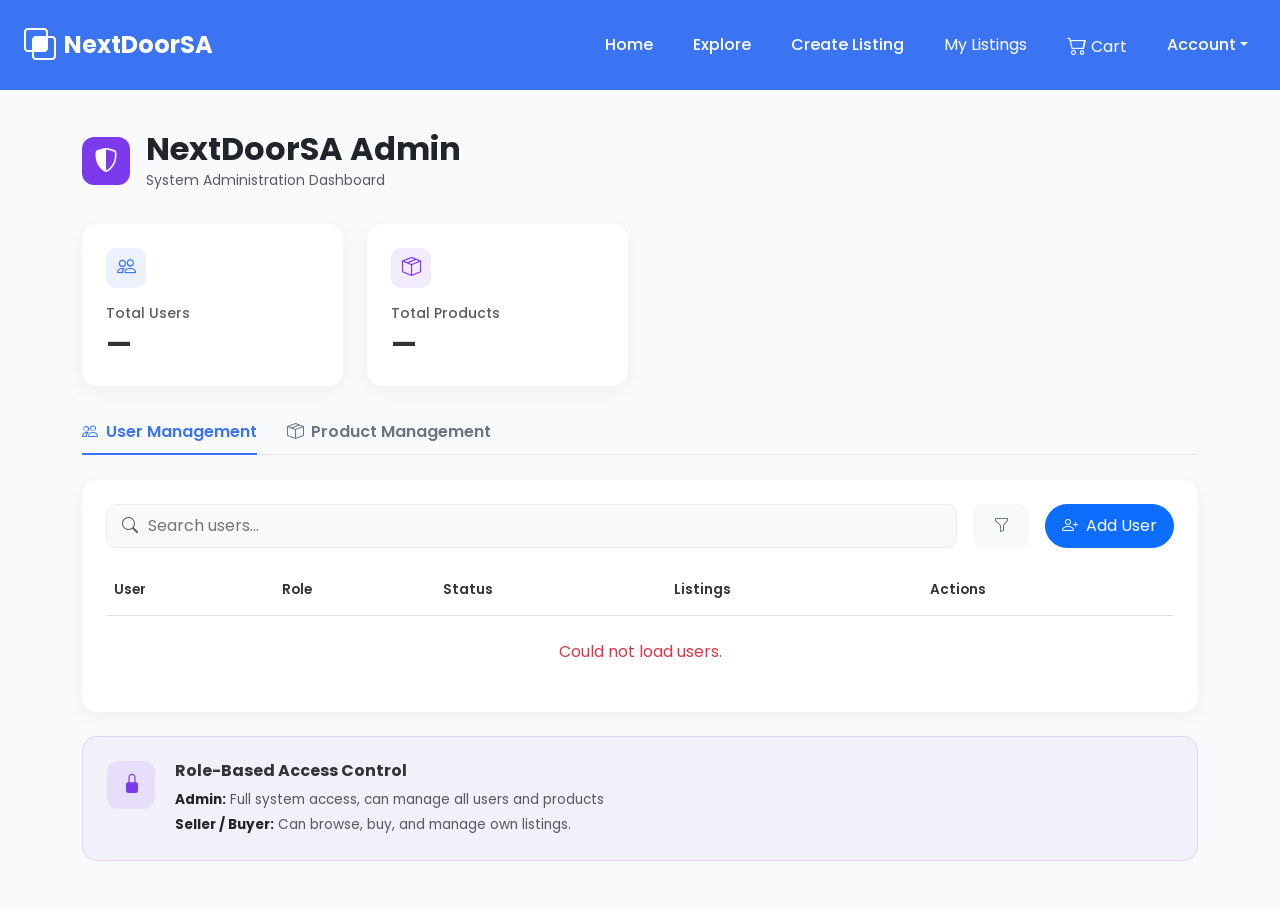
<file: web/Admin.html>
<!DOCTYPE html>
<html lang="en">
<head>
    <meta charset="UTF-8">
    <meta name="viewport" content="width=device-width, initial-scale=1.0">
    <title>NextDoorSA Admin</title>
    <link href="https://cdn.jsdelivr.net/npm/bootstrap@5.3.0/dist/css/bootstrap.min.css" rel="stylesheet">
    <link rel="stylesheet" href="https://cdn.jsdelivr.net/npm/bootstrap-icons@1.11.1/font/bootstrap-icons.css">
    <link href="https://fonts.googleapis.com/css2?family=Poppins:wght@300;400;500;600;700&display=swap" rel="stylesheet">

    <style>
        body { font-family: 'Poppins', sans-serif; background-color: #f9fafc; color: #333; }
        .admin-navbar { background: #3b74f2; padding-top: 15px; padding-bottom: 15px; margin-bottom: 40px; }
        .navbar-brand { font-weight: 700; font-size: 1.5rem; }
        .dashboard-card { background: white; border-radius: 15px; border: none; box-shadow: 0 5px 20px rgba(0,0,0,0.05); padding: 24px; }
        .header-icon-box { width: 48px; height: 48px; border-radius: 12px; background-color: #7c3aed; color: white; display: flex; align-items: center; justify-content: center; font-size: 1.5rem; }
        .stat-icon { width: 40px; height: 40px; border-radius: 10px; display: flex; align-items: center; justify-content: center; font-size: 1.2rem; margin-bottom: 15px; }

        .icon-users { background-color: rgba(59, 116, 242, 0.1); color: #3b74f2; }
        .icon-active { background-color: rgba(25, 135, 84, 0.1); color: #198754; }
        .icon-products { background-color: rgba(124, 58, 237, 0.1); color: #7c3aed; }
        .icon-pending { background-color: rgba(253, 126, 20, 0.1); color: #fd7e14; }

        .custom-tabs { border-bottom: 1px solid #e5e7eb; margin-bottom: 25px; display: flex; gap: 30px; }
        .custom-tab { padding: 10px 0; color: #6c757d; font-weight: 600; cursor: pointer; position: relative; text-decoration: none; transition: color 0.2s; }
        .custom-tab:hover { color: #3b74f2; }
        .custom-tab.active { color: #3b74f2; }
        .custom-tab.active::after { content: ''; position: absolute; bottom: -1px; left: 0; right: 0; height: 2px; background-color: #3b74f2; }

        .search-control { background-color: #f8f9fa; border: 1px solid #e9ecef; border-radius: 10px; padding: 8px 15px; }
        .search-control input { border: none; background: transparent; box-shadow: none; outline: none; width: 100%; }
        .filter-btn { background-color: #f8f9fa; border: 1px solid #e9ecef; border-radius: 10px; padding: 8px 20px; color: #6c757d; border: none;}

        .table th { font-weight: 600; color: #333; border-bottom-width: 1px; font-size: 0.85rem; padding-bottom: 15px; }
        .table td { vertical-align: middle; padding: 15px 10px; border-bottom-color: #f8f9fa; }

        .status-pill { display: inline-flex; align-items: center; gap: 6px; padding: 5px 12px; border-radius: 20px; font-size: 0.75rem; font-weight: 600; }
        .status-active, .status-published { background-color: rgba(25, 135, 84, 0.1); color: #198754; }
        .status-active::before, .status-published::before { content: ''; width: 6px; height: 6px; border-radius: 50%; background-color: #198754; }
        .status-suspended, .status-draft { background-color: rgba(220, 53, 69, 0.1); color: #dc3545; }
        .status-suspended::before, .status-draft::before { content: ''; width: 6px; height: 6px; border-radius: 50%; background-color: #dc3545; }
        .status-pending { background-color: rgba(253, 126, 20, 0.1); color: #fd7e14; }
        .status-pending::before { content: ''; width: 6px; height: 6px; border-radius: 50%; background-color: #fd7e14; }

        details.role-dropdown { position: relative; display: inline-block; }
        details.role-dropdown summary { list-style: none; cursor: pointer; width: 65px; height: 26px; border-radius: 15px; display: inline-block; user-select: none; }
        details.role-dropdown summary::-webkit-details-marker { display: none; }
        .role-blue summary { background-color: #e0e7ff; border: 1px solid #c7d2fe; }
        .role-gray summary { background-color: #f3f4f6; border: 1px solid #e5e7eb; }
        .role-purple summary { background-color: #f3e8ff; border: 1px solid #e9d5ff; }
        .dropdown-menu-custom { position: absolute; top: 120%; left: 0; background: white; border: 1px solid #e9ecef; border-radius: 10px; padding: 12px; box-shadow: 0 10px 30px rgba(0,0,0,0.1); z-index: 100; display: flex; flex-direction: column; gap: 10px; min-width: 140px; }
        .dropdown-menu-custom label { display: flex; align-items: center; gap: 8px; font-size: 0.85rem; cursor: pointer; font-weight: 500; }

        .info-box { background-color: rgba(124, 58, 237, 0.05); border: 1px solid rgba(124, 58, 237, 0.15); border-radius: 15px; padding: 24px; display: flex; gap: 20px; }
        .info-box-icon { background-color: rgba(124, 58, 237, 0.1); color: #7c3aed; width: 48px; height: 48px; border-radius: 12px; display: flex; align-items: center; justify-content: center; font-size: 1.2rem; flex-shrink: 0; }

        .action-btn { cursor: pointer; transition: color 0.2s; border: none; background: transparent; padding: 0; }
        .action-btn:hover { color: #3b74f2 !important; }

        .role-select, .status-select { width: auto; min-width: 110px; font-size: 0.8rem; font-weight: 600; }
        .status-select.select-active { background-color: rgba(25, 135, 84, 0.1); color: #198754; border-color: rgba(25, 135, 84, 0.3); }
        .status-select.select-suspended { background-color: rgba(220, 53, 69, 0.1); color: #dc3545; border-color: rgba(220, 53, 69, 0.3); }
    </style>
</head>
<body>

<nav class="navbar navbar-expand-lg navbar-dark py-3 admin-navbar">
    <div class="container-fluid px-4">
        <a class="navbar-brand d-flex align-items-center gap-2" href="Home.html">
            <i class="bi bi-intersect fs-2"></i> NextDoorSA
        </a>
        <button class="navbar-toggler" type="button" data-bs-toggle="collapse" data-bs-target="#navbarNav">
            <span class="navbar-toggler-icon"></span>
        </button>
        <div class="collapse navbar-collapse justify-content-end" id="navbarNav">
            <ul class="navbar-nav align-items-center gap-4">
                <li class="nav-item"><a class="nav-link text-white fw-medium" href="Home.html">Home</a></li>
                <li class="nav-item"><a class="nav-link text-white fw-medium" href="ExploreProductsPage.html">Explore</a></li>
                <li class="nav-item"><a class="nav-link text-white fw-medium" href="CreateAListing.html">Create Listing</a></li>
                <li class="nav-item"><a class="nav-link text-white" href="MyListings.html"> My Listings</a></li>
                <li class="nav-item"><a class="nav-link text-white" href="ShoppingCart.html"><i class="bi bi-cart2 fs-5"></i> Cart</a></li>
                <li class="nav-item dropdown">
                    <a class="nav-link text-white fw-medium dropdown-toggle" href="#" id="accountDropdown" role="button" data-bs-toggle="dropdown" aria-expanded="false">Account</a>
                    <ul class="dropdown-menu dropdown-menu-end" aria-labelledby="accountDropdown">
                        <li><a class="dropdown-item" href="CreateAnAccount.html">Create Account</a></li>
                        <li><a class="dropdown-item" href="LogIntoAccount.html">Log In</a></li>
                        <li><a class="dropdown-item" href="Profile.html">Profile</a></li>
                        <li><hr class="dropdown-divider"></li>
                        <li><a class="dropdown-item text-danger" href="logout.php"><i class="bi bi-box-arrow-right me-2"></i>Log Out</a></li>
                    </ul>
                </li>
            </ul>
        </div>
    </div>
</nav>

<div class="container mb-5">
    <div class="d-flex align-items-center gap-3 mb-4 pb-2">
        <div class="header-icon-box"><i class="bi bi-shield-shaded"></i></div>
        <div>
            <h2 class="fw-bold mb-0 text-dark">NextDoorSA Admin</h2>
            <small class="text-muted">System Administration Dashboard</small>
        </div>
    </div>

    <div class="row g-4 mb-4">
        <div class="col-md-6 col-lg-3">
            <div class="dashboard-card">
                <div class="stat-icon icon-users"><i class="bi bi-people"></i></div>
                <small class="text-muted fw-medium d-block mb-1">Total Users</small>
                <h3 class="fw-bold mb-0" id="stat-total-users">—</h3>
            </div>
        </div>
        <div class="col-md-6 col-lg-3">
            <div class="dashboard-card">
                <div class="stat-icon icon-products"><i class="bi bi-box-seam"></i></div>
                <small class="text-muted fw-medium d-block mb-1">Total Products</small>
                <h3 class="fw-bold mb-0" id="stat-total-products">—</h3>
            </div>
        </div>
    </div>

    <div class="custom-tabs">
        <a class="custom-tab active d-flex align-items-center gap-2" onclick="switchTab('userView', this)"><i class="bi bi-people"></i> User Management</a>
        <a class="custom-tab d-flex align-items-center gap-2" onclick="switchTab('productView', this)"><i class="bi bi-box-seam"></i> Product Management</a>
    </div>

    <div id="userView" class="dashboard-card mb-4 view-section">
        <div class="d-flex flex-column flex-md-row gap-3 mb-4">
            <div class="search-control flex-grow-1 d-flex align-items-center gap-2">
                <i class="bi bi-search text-muted"></i>
                <input type="text" placeholder="Search users...">
            </div>
            <button class="filter-btn"><i class="bi bi-funnel"></i></button>
            <button type="button" class="btn btn-primary rounded-pill px-3" onclick="openUserAdd()"><i class="bi bi-person-plus me-2"></i>Add User</button>
        </div>

        <div class="table-responsive">
            <table class="table table-borderless align-middle mb-0" id="usersTable">
                <thead>
                <tr>
                    <th>User</th>
                    <th>Role</th>
                    <th>Status</th>
                    <th>Listings</th>
                    <th>Actions</th>
                </tr>
                </thead>
                <tbody id="users-tbody">
                <tr><td colspan="5" class="text-center text-muted py-4">Loading users…</td></tr>
                </tbody>
            </table>
        </div>
    </div>

    <div id="productView" class="dashboard-card mb-4 view-section d-none">
        <div class="d-flex flex-column flex-md-row gap-3 mb-4">
            <div class="search-control flex-grow-1 d-flex align-items-center gap-2">
                <i class="bi bi-search text-muted"></i>
                <input type="text" placeholder="Search products...">
            </div>
            <button class="filter-btn"><i class="bi bi-funnel"></i></button>
        </div>

        <div class="table-responsive">
            <table class="table table-borderless align-middle mb-0" id="productsTable">
                <thead>
                <tr>
                    <th>Product Name</th>
                    <th>Category</th>
                    <th>Price</th>
                    <th>Status</th>
                    <th>Actions</th>
                </tr>
                </thead>
                <tbody id="products-tbody">
                <tr><td colspan="5" class="text-center text-muted py-4">Loading products…</td></tr>
                </tbody>
            </table>
        </div>
    </div>

    <div class="info-box align-items-start">
        <div class="info-box-icon"><i class="bi bi-lock-fill"></i></div>
        <div>
            <h6 class="fw-bold mb-2">Role-Based Access Control</h6>
            <div class="text-muted" style="font-size: 0.85rem; line-height: 1.6;">
                <p class="mb-1"><strong class="text-dark">Admin:</strong> Full system access, can manage all users and products</p>
                <p class="mb-0"><strong class="text-dark">Seller / Buyer:</strong> Can browse, buy, and manage own listings.</p>
            </div>
        </div>
    </div>
</div>

<div class="modal fade" id="editUserModal" tabindex="-1">
    <div class="modal-dialog modal-dialog-centered">
        <div class="modal-content border-0" style="border-radius: 15px;">
            <div class="modal-header border-0 pb-0">
                <h5 class="modal-title fw-bold">Edit User</h5>
                <button type="button" class="btn-close" data-bs-dismiss="modal"></button>
            </div>
            <div class="modal-body">
                <div class="mb-3">
                    <label class="form-label fw-medium small">Full Name</label>
                    <input type="text" class="form-control" id="editUserName">
                </div>
                <div class="mb-3">
                    <label class="form-label fw-medium small">Email Address</label>
                    <input type="email" class="form-control" id="editUserEmail">
                </div>
                <div class="mb-3">
                    <label class="form-label fw-medium small">Role</label>
                    <select class="form-select" id="editUserRole">
                        <option value="Admin">Admin</option>
                        <option value="Seller">Seller</option>
                        <option value="Buyer">Buyer</option>
                    </select>
                </div>
                <div class="mb-3">
                    <label class="form-label fw-medium small">Account Status</label>
                    <select class="form-select" id="editUserStatus">
                        <option value="active">Active</option>
                        <option value="suspended">Suspended</option>
                    </select>
                </div>
                <div class="mb-3">
                    <label class="form-label fw-medium small">Listings (total)</label>
                    <input type="number" class="form-control" id="editUserListings" readonly disabled>
                </div>
            </div>
            <div class="modal-footer border-0 pt-0">
                <button type="button" class="btn btn-light" data-bs-dismiss="modal">Cancel</button>
                <button type="button" class="btn btn-primary px-4 rounded-pill" onclick="saveUser()">Save Changes</button>
            </div>
        </div>
    </div>
</div>

<div class="modal fade" id="addUserModal" tabindex="-1">
    <div class="modal-dialog modal-dialog-centered">
        <div class="modal-content border-0" style="border-radius: 15px;">
            <div class="modal-header border-0 pb-0">
                <h5 class="modal-title fw-bold">Add User</h5>
                <button type="button" class="btn-close" data-bs-dismiss="modal"></button>
            </div>
            <div class="modal-body">
                <div id="addUserAlert"></div>
                <div class="row g-2">
                    <div class="col-md-6 mb-2">
                        <label class="form-label fw-medium small">First Name</label>
                        <input type="text" class="form-control" id="addUserFirst">
                    </div>
                    <div class="col-md-6 mb-2">
                        <label class="form-label fw-medium small">Last Name</label>
                        <input type="text" class="form-control" id="addUserLast">
                    </div>
                </div>
                <div class="mb-2">
                    <label class="form-label fw-medium small">Email Address</label>
                    <input type="email" class="form-control" id="addUserEmail">
                </div>
                <div class="mb-2">
                    <label class="form-label fw-medium small">Phone <span class="text-muted">(optional)</span></label>
                    <input type="tel" class="form-control" id="addUserPhone">
                </div>
                <div class="mb-2">
                    <label class="form-label fw-medium small">Password</label>
                    <div class="input-group">
                        <input type="password" class="form-control" id="addUserPassword" placeholder="At least 8 characters">
                        <button class="btn btn-outline-secondary" type="button" id="addUserPwToggle" tabindex="-1" aria-label="Show password"><i class="bi bi-eye"></i></button>
                    </div>
                </div>
                <div class="row g-2">
                    <div class="col-md-6 mb-2">
                        <label class="form-label fw-medium small">Role</label>
                        <select class="form-select" id="addUserRole">
                            <option value="Buyer" selected>Buyer</option>
                            <option value="Seller">Seller</option>
                            <option value="Admin">Admin</option>
                        </select>
                    </div>
                    <div class="col-md-6 mb-2">
                        <label class="form-label fw-medium small">Account Status</label>
                        <select class="form-select" id="addUserStatus">
                            <option value="active" selected>Active</option>
                            <option value="suspended">Suspended</option>
                        </select>
                    </div>
                </div>
            </div>
            <div class="modal-footer border-0 pt-0">
                <button type="button" class="btn btn-light" data-bs-dismiss="modal">Cancel</button>
                <button type="button" class="btn btn-primary px-4 rounded-pill" onclick="createUser()">Create User</button>
            </div>
        </div>
    </div>
</div>

<div class="modal fade" id="editProductModal" tabindex="-1">
    <div class="modal-dialog modal-dialog-centered">
        <div class="modal-content border-0" style="border-radius: 15px;">
            <div class="modal-header border-0 pb-0">
                <h5 class="modal-title fw-bold">Edit Product</h5>
                <button type="button" class="btn-close" data-bs-dismiss="modal"></button>
            </div>
            <div class="modal-body">
                <div class="mb-3">
                    <label class="form-label fw-medium small">Product Name</label>
                    <input type="text" class="form-control" id="editProductName">
                </div>
                <div class="row">
                    <div class="col-md-6 mb-3">
                        <label class="form-label fw-medium small">Price</label>
                        <input type="text" class="form-control" id="editProductPrice">
                    </div>
                    <div class="col-md-6 mb-3">
                        <label class="form-label fw-medium small">Category</label>
                        <select class="form-select" id="editProductCategory">
                            <option>Electronics</option>
                            <option>Furniture</option>
                            <option>Home</option>
                            <option>Clothing</option>
                            <option>Books</option>
                            <option>Sports</option>
                            <option>Vehicles</option>
                        </select>
                    </div>
                </div>
                <div class="mb-3">
                    <label class="form-label fw-medium small">Status</label>
                    <select class="form-select" id="editProductStatus">
                        <option value="active">Active</option>
                        <option value="sold">Sold</option>
                    </select>
                </div>
            </div>
            <div class="modal-footer border-0 pt-0">
                <button type="button" class="btn btn-light" data-bs-dismiss="modal">Cancel</button>
                <button type="button" class="btn btn-primary px-4 rounded-pill" onclick="saveProduct()">Save Changes</button>
            </div>
        </div>
    </div>
</div>

<script src="https://cdn.jsdelivr.net/npm/bootstrap@5.3.0/dist/js/bootstrap.bundle.min.js"></script>
<script>
    let userModal = null;
    let addUserModal = null;
    let productModal = null;
    let editingUserId = null;
    let editingListingId = null;
    const usersById = {};
    const listingsById = {};

    const escapeHtml = (s) => String(s == null ? '' : s).replace(/[&<>"']/g, c => ({ '&': '&amp;', '<': '&lt;', '>': '&gt;', '"': '&quot;', "'": '&#39;' }[c]));
    const fmt = (v) => new Intl.NumberFormat('en-ZA', { style: 'currency', currency: 'ZAR' }).format(Number(v) || 0);
    const post = (url, data) => fetch(url, { method: 'POST', credentials: 'same-origin', body: new URLSearchParams(data) }).then(r => r.json());

    // Restrict this page to admins. The authoritative check is server-side
    // (every admin endpoint also verifies the session); this redirects non-admins away.
    //
    // On InfinityFree the anti-bot layer can serve the FIRST request after a
    // redirect with a cold session (before the __test cookie warms up), which
    // would momentarily report the user as not-logged-in. To avoid ejecting a
    // genuine admin on that single cold read, we re-check a couple of times
    // (with no caching) and only redirect once we're consistently not an admin.
    (async function guardAdmin() {
        for (let attempt = 0; attempt < 3; attempt++) {
            try {
                const r = await fetch('session_status.php', { credentials: 'same-origin', cache: 'no-store' });
                const s = await r.json();
                if (s.isAdmin) return;            // confirmed admin: stay.
                if (s.loggedIn && !s.isAdmin) break; // real user, not admin: eject.
                // loggedIn false on this attempt: could be a cold session — retry.
            } catch (e) {
                // Non-JSON (e.g. anti-bot challenge) or network blip: retry.
            }
            await new Promise(res => setTimeout(res, 700));
        }
        // Final confirmation before ejecting, so we never bounce on a transient blip.
        try {
            const r = await fetch('session_status.php', { credentials: 'same-origin', cache: 'no-store' });
            const s = await r.json();
            if (s.isAdmin) return;
        } catch (e) { return; /* still can't confirm: leave page, server endpoints stay protected */ }
        window.location.href = 'LogIntoAccount.html';
    })();

    document.addEventListener("DOMContentLoaded", () => {
        userModal = new bootstrap.Modal(document.getElementById('editUserModal'));
        addUserModal = new bootstrap.Modal(document.getElementById('addUserModal'));
        productModal = new bootstrap.Modal(document.getElementById('editProductModal'));

        // Show/hide password toggle in the Add User modal.
        const pwToggle = document.getElementById('addUserPwToggle');
        pwToggle.addEventListener('click', () => {
            const input = document.getElementById('addUserPassword');
            const icon = pwToggle.querySelector('i');
            const show = input.type === 'password';
            input.type = show ? 'text' : 'password';
            icon.className = show ? 'bi bi-eye-slash' : 'bi bi-eye';
        });

        loadUsers();
        loadListings();
    });

    function switchTab(viewId, el) {
        document.querySelectorAll('.custom-tab').forEach(tab => tab.classList.remove('active'));
        el.classList.add('active');
        document.querySelectorAll('.view-section').forEach(view => view.classList.add('d-none'));
        document.getElementById(viewId).classList.remove('d-none');
    }

    function statusClass(sel) {
        sel.classList.toggle('select-active', sel.value === 'active');
        sel.classList.toggle('select-suspended', sel.value === 'suspended');
    }

    // ---------- Users ----------
    function loadUsers() {
        const tbody = document.getElementById('users-tbody');
        fetch('admin_get_users.php', { credentials: 'same-origin' })
            .then(r => r.json())
            .then(data => {
                if (!data.success) throw new Error(data.error || 'Failed to load users');
                renderUsers(data.data);
                document.getElementById('stat-total-users').textContent = data.data.length;
            })
            .catch(() => { tbody.innerHTML = '<tr><td colspan="5" class="text-center text-danger py-4">Could not load users.</td></tr>'; });
    }

    function renderUsers(users) {
        const tbody = document.getElementById('users-tbody');
        tbody.innerHTML = '';
        if (!users.length) {
            tbody.innerHTML = '<tr><td colspan="5" class="text-center text-muted py-4">No users found.</td></tr>';
            return;
        }
        const roleOpts = ['Admin', 'Seller', 'Buyer'];
        users.forEach(u => {
            usersById[u.id] = u;
            const tr = document.createElement('tr');
            const name = `${u.first_name || ''} ${u.last_name || ''}`.trim();
            tr.innerHTML = `
                <td>
                    <span class="fw-semibold d-block text-dark" style="font-size: 0.9rem;">${escapeHtml(name) || '(no name)'}</span>
                    <small class="text-muted">${escapeHtml(u.email)}</small>
                </td>
                <td>
                    <select class="form-select form-select-sm role-select">
                        ${roleOpts.map(r => `<option value="${r}" ${u.role === r ? 'selected' : ''}>${r}</option>`).join('')}
                    </select>
                </td>
                <td>
                    <select class="form-select form-select-sm status-select">
                        <option value="active" ${u.status === 'active' ? 'selected' : ''}>Active</option>
                        <option value="suspended" ${u.status === 'suspended' ? 'selected' : ''}>Suspended</option>
                    </select>
                </td>
                <td class="text-muted" style="font-size: 0.9rem;">${u.listings_count}</td>
                <td>
                    <div class="d-flex gap-3 text-muted">
                        <button class="action-btn btn-user-edit"><i class="bi bi-pencil-square"></i></button>
                        <button class="action-btn text-danger btn-user-delete"><i class="bi bi-trash"></i></button>
                    </div>
                </td>`;
            const roleSel = tr.querySelector('.role-select');
            const statusSel = tr.querySelector('.status-select');
            statusClass(statusSel);
            roleSel.addEventListener('change', () => persistUser(u.id, roleSel.value, statusSel.value));
            statusSel.addEventListener('change', () => { statusClass(statusSel); persistUser(u.id, roleSel.value, statusSel.value); });
            tr.querySelector('.btn-user-edit').addEventListener('click', () => openUserEdit(u.id));
            tr.querySelector('.btn-user-delete').addEventListener('click', () => deleteUser(u.id));
            tbody.appendChild(tr);
        });
    }

    // Inline role/status change persists immediately (name/email unchanged).
    function persistUser(id, role, status) {
        const u = usersById[id];
        post('admin_update_user.php', {
            user_id: id, first_name: u.first_name, last_name: u.last_name, email: u.email, role, status
        }).then(data => {
            if (data.success) { u.role = role; u.status = status; }
            else { alert(data.error || 'Update failed.'); loadUsers(); }
        }).catch(() => { alert('Update failed.'); loadUsers(); });
    }

    // Open a blank Add User form.
    function openUserAdd() {
        document.getElementById('addUserAlert').innerHTML = '';
        document.getElementById('addUserFirst').value = '';
        document.getElementById('addUserLast').value = '';
        document.getElementById('addUserEmail').value = '';
        document.getElementById('addUserPhone').value = '';
        document.getElementById('addUserPassword').value = '';
        document.getElementById('addUserRole').value = 'Buyer';
        document.getElementById('addUserStatus').value = 'active';
        addUserModal.show();
    }

    function createUser() {
        const alertBox = document.getElementById('addUserAlert');
        const showErr = (msg) => { alertBox.innerHTML = `<div class="alert alert-danger py-2 small mb-3">${escapeHtml(msg)}</div>`; };

        const data = {
            first_name: document.getElementById('addUserFirst').value.trim(),
            last_name: document.getElementById('addUserLast').value.trim(),
            email: document.getElementById('addUserEmail').value.trim(),
            phone: document.getElementById('addUserPhone').value.trim(),
            password: document.getElementById('addUserPassword').value,
            role: document.getElementById('addUserRole').value,
            status: document.getElementById('addUserStatus').value
        };

        if (!data.first_name || !data.last_name || !data.email) { showErr('Please provide a first name, last name and email.'); return; }
        if (data.password.length < 8) { showErr('Password must be at least 8 characters.'); return; }

        post('admin_create_user.php', data).then(res => {
            if (res.success) { addUserModal.hide(); loadUsers(); }
            else showErr(res.error || 'Could not create user.');
        }).catch(() => showErr('Could not create user.'));
    }

    function openUserEdit(id) {
        const u = usersById[id];
        editingUserId = id;
        document.getElementById('editUserName').value = `${u.first_name || ''} ${u.last_name || ''}`.trim();
        document.getElementById('editUserEmail').value = u.email || '';
        document.getElementById('editUserRole').value = u.role || 'Buyer';
        document.getElementById('editUserStatus').value = u.status || 'active';
        document.getElementById('editUserListings').value = u.listings_count;
        userModal.show();
    }

    function saveUser() {
        const fullName = document.getElementById('editUserName').value.trim();
        const parts = fullName.split(/\s+/);
        const firstName = parts.shift() || '';
        const lastName = parts.join(' ');
        post('admin_update_user.php', {
            user_id: editingUserId,
            first_name: firstName,
            last_name: lastName,
            email: document.getElementById('editUserEmail').value.trim(),
            role: document.getElementById('editUserRole').value,
            status: document.getElementById('editUserStatus').value
        }).then(data => {
            if (data.success) { userModal.hide(); loadUsers(); }
            else alert(data.error || 'Could not save user.');
        }).catch(() => alert('Could not save user.'));
    }

    function deleteUser(id) {
        const u = usersById[id];
        if (!confirm(`Delete user "${u.email}"? This also removes their listings.`)) return;
        post('admin_delete_user.php', { user_id: id }).then(data => {
            if (data.success) loadUsers();
            else alert(data.error || 'Could not delete user.');
        }).catch(() => alert('Could not delete user.'));
    }

    // ---------- Listings / Products ----------
    function loadListings() {
        const tbody = document.getElementById('products-tbody');
        fetch('admin_get_listings.php', { credentials: 'same-origin' })
            .then(r => r.json())
            .then(data => {
                if (!data.success) throw new Error(data.error || 'Failed to load listings');
                renderListings(data.data);
                document.getElementById('stat-total-products').textContent = data.data.length;
            })
            .catch(() => { tbody.innerHTML = '<tr><td colspan="5" class="text-center text-danger py-4">Could not load products.</td></tr>'; });
    }

    function renderListings(listings) {
        const tbody = document.getElementById('products-tbody');
        tbody.innerHTML = '';
        if (!listings.length) {
            tbody.innerHTML = '<tr><td colspan="5" class="text-center text-muted py-4">No products found.</td></tr>';
            return;
        }
        listings.forEach(l => {
            listingsById[l.id] = l;
            const active = (l.status || 'active') === 'active';
            const tr = document.createElement('tr');
            tr.innerHTML = `
                <td>
                    <span class="fw-semibold d-block text-dark" style="font-size: 0.9rem;">${escapeHtml(l.title)}</span>
                    <small class="text-muted">Sold by: ${escapeHtml(l.seller_name) || 'Unknown'}</small>
                </td>
                <td style="font-size: 0.9rem;">${escapeHtml(l.category) || 'Uncategorized'}</td>
                <td class="fw-medium text-dark" style="font-size: 0.9rem;">${fmt(l.price)}</td>
                <td><span class="status-pill ${active ? 'status-active' : 'status-draft'}">${active ? 'Active' : 'Sold'}</span></td>
                <td>
                    <div class="d-flex gap-3 text-muted">
                        <button class="action-btn btn-product-edit"><i class="bi bi-pencil-square"></i></button>
                        <button class="action-btn text-danger btn-product-delete"><i class="bi bi-trash"></i></button>
                    </div>
                </td>`;
            tr.querySelector('.btn-product-edit').addEventListener('click', () => openProductEdit(l.id));
            tr.querySelector('.btn-product-delete').addEventListener('click', () => deleteProduct(l.id));
            tbody.appendChild(tr);
        });
    }

    function openProductEdit(id) {
        const l = listingsById[id];
        editingListingId = id;
        document.getElementById('editProductName').value = l.title || '';
        document.getElementById('editProductPrice').value = l.price || '';
        document.getElementById('editProductCategory').value = l.category || 'Electronics';
        document.getElementById('editProductStatus').value = (l.status || 'active');
        productModal.show();
    }

    function saveProduct() {
        post('admin_update_listing.php', {
            listing_id: editingListingId,
            title: document.getElementById('editProductName').value.trim(),
            price: document.getElementById('editProductPrice').value,
            category: document.getElementById('editProductCategory').value,
            status: document.getElementById('editProductStatus').value
        }).then(data => {
            if (data.success) { productModal.hide(); loadListings(); }
            else alert(data.error || 'Could not save product.');
        }).catch(() => alert('Could not save product.'));
    }

    function deleteProduct(id) {
        const l = listingsById[id];
        if (!confirm(`Delete listing "${l.title}"?`)) return;
        post('admin_delete_listing.php', { listing_id: id }).then(data => {
            if (data.success) loadListings();
            else alert(data.error || 'Could not delete listing.');
        }).catch(() => alert('Could not delete listing.'));
    }
</script>
<script src="nav-auth.js"></script>
</body>
</html>
</file>
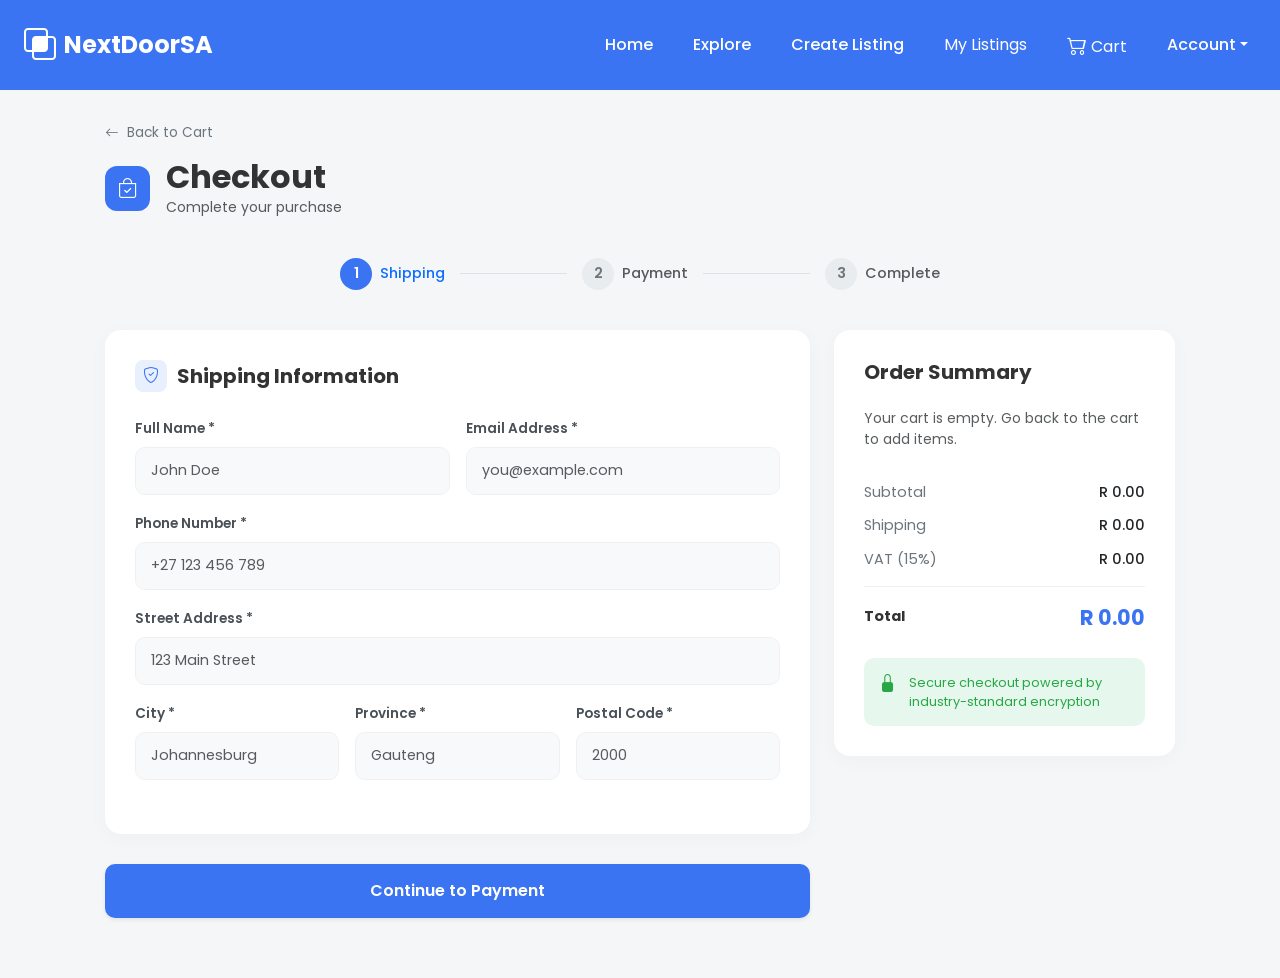
<file: web/Checkout.html>
<!DOCTYPE html>
<html lang="en">
<head>
    <meta charset="UTF-8">
    <meta name="viewport" content="width=device-width, initial-scale=1.0">
    <title>Checkout - NextDoorSA</title>
    <link href="https://cdn.jsdelivr.net/npm/bootstrap@5.3.0/dist/css/bootstrap.min.css" rel="stylesheet">
    <link rel="stylesheet" href="libs/bootstrap-icons/bootstrap-icons.css">
    <link href="https://fonts.googleapis.com/css2?family=Poppins:wght@300;400;500;600;700&display=swap" rel="stylesheet">

    <style>
        body {
            font-family: 'Poppins', sans-serif;
            background-color: #f4f6f8;
            color: #333;
        }

        /* Navbar */
        .navbar {
            background-color: #3b74f2;
        }
        .navbar-brand {
            font-weight: 700;
            font-size: 1.5rem;
        }

        /* Main Content Container */
        .content-container {
            max-width: 1100px;
            margin: 0 auto;
            padding: 30px 15px 60px 15px;
        }

        /* Back Link & Header */
        .back-link {
            font-size: 0.85rem;
            color: #6c757d;
            text-decoration: none;
            display: inline-block;
            margin-bottom: 15px;
        }
        .back-link:hover {
            color: #3b74f2;
        }

        .header-icon {
            width: 45px;
            height: 45px;
            background-color: #3b74f2;
            color: white;
            border-radius: 12px;
            display: flex;
            align-items: center;
            justify-content: center;
            font-size: 1.25rem;
        }

        /* Stepper */
        .stepper {
            display: flex;
            align-items: center;
            justify-content: center;
            margin: 40px auto;
            max-width: 600px;
        }
        .step-wrapper {
            display: flex;
            align-items: center;
        }
        .step-circle {
            width: 32px;
            height: 32px;
            border-radius: 50%;
            background-color: #e9ecef;
            color: #6c757d;
            display: flex;
            align-items: center;
            justify-content: center;
            font-weight: 600;
            font-size: 0.9rem;
        }
        .step-circle.active {
            background-color: #3b74f2;
            color: white;
        }
        .step-text {
            font-size: 0.9rem;
            font-weight: 500;
        }
        .step-line {
            flex-grow: 1;
            height: 1px;
            background-color: #dee2e6;
            margin: 0 15px;
            min-width: 40px;
        }

        /* Cards */
        .custom-card {
            background: white;
            border-radius: 16px;
            border: none;
            box-shadow: 0 4px 20px rgba(0,0,0,0.03);
            padding: 30px;
            margin-bottom: 20px;
        }

        .card-title-icon {
            color: #3b74f2;
            background-color: #e8f0fe;
            width: 32px;
            height: 32px;
            border-radius: 8px;
            display: inline-flex;
            align-items: center;
            justify-content: center;
            margin-right: 10px;
            font-size: 1rem;
        }

        /* Form Inputs */
        .form-label {
            font-weight: 600;
            font-size: 0.85rem;
            color: #495057;
        }
        .form-control {
            background-color: #f8f9fa;
            border: 1px solid #f0f0f0;
            border-radius: 10px;
            padding: 12px 15px;
            font-size: 0.9rem;
            box-shadow: none;
        }
        .form-control:focus {
            background-color: white;
            border-color: #3b74f2;
            box-shadow: 0 0 0 0.2rem rgba(59, 116, 242, 0.1);
        }

        /* Buttons */
        .btn-primary-custom {
            background-color: #3b74f2;
            color: white;
            border: none;
            border-radius: 10px;
            padding: 15px;
            font-weight: 600;
            font-size: 1rem;
            width: 100%;
            margin-top: 10px;
        }
        .btn-primary-custom:hover {
            background-color: #2b5bc7;
            color: white;
        }

        /* Order Summary Styles */
        .summary-item {
            display: flex;
            align-items: center;
            margin-bottom: 20px;
        }
        .summary-img {
            width: 60px;
            height: 60px;
            border-radius: 10px;
            object-fit: cover;
            margin-right: 15px;
        }
        .summary-title {
            font-size: 0.9rem;
            font-weight: 600;
            margin-bottom: 2px;
        }
        .summary-qty {
            font-size: 0.8rem;
            color: #6c757d;
            margin-bottom: 2px;
        }
        .summary-price {
            font-size: 0.95rem;
            font-weight: 600;
            color: #3b74f2;
        }

        .summary-row {
            display: flex;
            justify-content: space-between;
            margin-bottom: 12px;
            font-size: 0.9rem;
            color: #6c757d;
        }
        .summary-row.total-row {
            border-top: 1px solid #f0f0f0;
            padding-top: 15px;
            margin-top: 15px;
            color: #333;
            font-weight: 700;
            align-items: center;
        }
        .total-price {
            font-size: 1.3rem;
            color: #3b74f2;
        }

        /* Security Badge */
        .security-badge {
            background-color: #e6f8ed;
            color: #28a745;
            border-radius: 10px;
            padding: 15px;
            display: flex;
            align-items: flex-start;
            gap: 12px;
            font-size: 0.8rem;
            margin-top: 25px;
        }
        .security-badge i {
            font-size: 1.1rem;
            margin-top: -2px;
        }
    </style>
</head>
<body>

<nav class="navbar navbar-expand-lg navbar-dark py-3">
    <div class="container-fluid px-4">
        <a class="navbar-brand d-flex align-items-center gap-2" href="Home.html">
            <i class="bi bi-intersect fs-2"></i> NextDoorSA
        </a>
        <button class="navbar-toggler" type="button" data-bs-toggle="collapse" data-bs-target="#navbarNav">
            <span class="navbar-toggler-icon"></span>
        </button>
        <div class="collapse navbar-collapse justify-content-end" id="navbarNav">
            <ul class="navbar-nav align-items-center gap-4">
                <li class="nav-item"><a class="nav-link text-white fw-medium" href="Home.html">Home</a></li>
                <li class="nav-item"><a class="nav-link text-white fw-medium" href="ExploreProductsPage.html">Explore</a></li>
                <li class="nav-item"><a class="nav-link text-white fw-medium" href="CreateAListing.html">Create Listing</a></li>
                <li class="nav-item"><a class="nav-link text-white" href="MyListings.html"> My Listings</a></li>
                <li class="nav-item"><a class="nav-link text-white" href="ShoppingCart.html"><i class="bi bi-cart2 fs-5"></i> Cart</a></li>
                <li class="nav-item dropdown">
                    <a class="nav-link text-white fw-medium dropdown-toggle" href="#" id="accountDropdown" role="button" data-bs-toggle="dropdown" aria-expanded="false">Account</a>
                    <ul class="dropdown-menu dropdown-menu-end" aria-labelledby="accountDropdown">
                        <li><a class="dropdown-item" href="CreateAnAccount.html">Create Account</a></li>
                        <li><a class="dropdown-item" href="LogIntoAccount.html">Log In</a></li>
                        <li><a class="dropdown-item" href="Profile.html">Profile</a></li>
                        <li><hr class="dropdown-divider"></li>
                        <li><a class="dropdown-item text-danger" href="logout.php"><i class="bi bi-box-arrow-right me-2"></i>Log Out</a></li>
                    </ul>
                </li>
            </ul>
        </div>
    </div>
</nav>

<div class="content-container">

    <a href="#" class="back-link"><i class="bi bi-arrow-left me-1"></i> Back to Cart</a>

    <div class="d-flex align-items-center mb-2">
        <div class="header-icon me-3">
            <i class="bi bi-bag-check"></i>
        </div>
        <div>
            <h2 class="fw-bold mb-0">Checkout</h2>
            <p class="text-muted small mb-0">Complete your purchase</p>
        </div>
    </div>

    <div class="stepper">
        <div class="step-wrapper">
            <div class="step-circle active">1</div>
            <span class="step-text ms-2 text-primary">Shipping</span>
        </div>
        <div class="step-line"></div>
        <div class="step-wrapper">
            <div class="step-circle">2</div>
            <span class="step-text ms-2 text-muted">Payment</span>
        </div>
        <div class="step-line"></div>
        <div class="step-wrapper">
            <div class="step-circle">3</div>
            <span class="step-text ms-2 text-muted">Complete</span>
        </div>
    </div>

    <div class="row g-4">

        <div class="col-lg-7 col-xl-8">
            <div class="custom-card">
                <h5 class="fw-bold mb-4 d-flex align-items-center">
                    <span class="card-title-icon"><i class="bi bi-shield-check"></i></span>
                    Shipping Information
                </h5>

                <form>
                    <div class="row g-3 mb-3">
                        <div class="col-md-6">
                            <label class="form-label" for="checkout-full-name">Full Name *</label>
                            <input id="checkout-full-name" type="text" class="form-control" placeholder="John Doe">
                        </div>
                        <div class="col-md-6">
                            <label class="form-label" for="checkout-email">Email Address *</label>
                            <input id="checkout-email" type="email" class="form-control" placeholder="you@example.com">
                        </div>
                    </div>

                    <div class="mb-3">
                        <label class="form-label" for="checkout-phone">Phone Number *</label>
                        <input id="checkout-phone" type="tel" class="form-control" placeholder="+27 123 456 789">
                    </div>

                    <div class="mb-3">
                        <label class="form-label" for="checkout-street">Street Address *</label>
                        <input id="checkout-street" type="text" class="form-control" placeholder="123 Main Street">
                    </div>

                    <div class="row g-3 mb-4">
                        <div class="col-md-4">
                            <label class="form-label" for="checkout-city">City *</label>
                            <input id="checkout-city" type="text" class="form-control" placeholder="Johannesburg">
                        </div>
                        <div class="col-md-4">
                            <label class="form-label" for="checkout-province">Province *</label>
                            <input id="checkout-province" type="text" class="form-control" placeholder="Gauteng">
                        </div>
                        <div class="col-md-4">
                            <label class="form-label" for="checkout-postal-code">Postal Code *</label>
                            <input id="checkout-postal-code" type="text" class="form-control" placeholder="2000">
                        </div>
                    </div>

                </form>
            </div>

            <button class="btn-primary-custom shadow-sm" onclick="window.location.href='PaymentGateway.html'">Continue to Payment</button>
        </div>

        <div class="col-lg-5 col-xl-4">
            <div class="custom-card">
                <h5 class="fw-bold mb-4">Order Summary</h5>

                <div id="checkout-summary-items">
                    <!-- cart items will be injected here -->
                </div>

                <div class="mt-4 pt-2">
                    <div class="summary-row">
                        <span>Subtotal</span>
                        <span id="checkout-subtotal" class="text-dark fw-medium">R0.00</span>
                    </div>
                    <div class="summary-row">
                        <span>Shipping</span>
                        <span id="checkout-shipping" class="text-dark fw-medium">R0.00</span>
                    </div>
                    <div class="summary-row">
                        <span>VAT (15%)</span>
                        <span id="checkout-vat" class="text-dark fw-medium">R0.00</span>
                    </div>

                    <div class="summary-row total-row">
                        <span>Total</span>
                        <span id="checkout-total" class="total-price">R0.00</span>
                    </div>
                </div>

                <div class="security-badge">
                    <i class="bi bi-lock-fill"></i>
                    <div>Secure checkout powered by industry-standard encryption</div>
                </div>
            </div>
        </div>

    </div>
</div>

<script src="https://cdn.jsdelivr.net/npm/bootstrap@5.3.0/dist/js/bootstrap.bundle.min.js"></script>
<script>
document.addEventListener('DOMContentLoaded', () => {
    const fmt = (value) => new Intl.NumberFormat('en-ZA', { style: 'currency', currency: 'ZAR' }).format(value);

    let cart;
    try {
        cart = JSON.parse(localStorage.getItem('nd_cart'));
    } catch (e) {
        cart = null;
    }

    const itemsContainer = document.getElementById('checkout-summary-items');
    const subtotalEl = document.getElementById('checkout-subtotal');
    const shippingEl = document.getElementById('checkout-shipping');
    const vatEl = document.getElementById('checkout-vat');
    const totalEl = document.getElementById('checkout-total');

    if (!cart || !Array.isArray(cart.items) || cart.items.length === 0) {
        if (itemsContainer) {
            itemsContainer.innerHTML = '<p class="text-muted small mb-0">Your cart is empty. Go back to the cart to add items.</p>';
        }
        if (subtotalEl) subtotalEl.textContent = fmt(0);
        if (shippingEl) shippingEl.textContent = fmt(0);
        if (vatEl) vatEl.textContent = fmt(0);
        if (totalEl) totalEl.textContent = fmt(0);
        return;
    }

    const shipping = Number(cart.shipping) || 0;
    const subtotal = Number(cart.subtotal) || 0;
    const vat = Number(cart.vat) || Math.round(subtotal * 0.15 * 100) / 100;
    const total = Number(cart.total) || subtotal + shipping + vat;

    if (itemsContainer) {
        itemsContainer.innerHTML = '';
        cart.items.forEach((item) => {
            const qty = Number(item.qty) || 1;
            const price = Number(item.price) || 0;
            const lineTotal = price * qty;
            const image = item.image || 'https://images.unsplash.com/photo-1595225476474-87563907a212?w=150';
            const variant = item.variant || item.details || '';

            const row = document.createElement('div');
            row.className = 'summary-item';
            row.innerHTML = `
                <img src="${image}" alt="${item.name}" class="summary-img">
                <div>
                    <div class="summary-title">${item.name}</div>
                    <div class="summary-qty">Qty: ${qty}${variant ? ` • ${variant}` : ''}</div>
                    <div class="summary-price">${fmt(lineTotal)}</div>
                </div>
            `;
            itemsContainer.appendChild(row);
        });
    }

    if (subtotalEl) subtotalEl.textContent = fmt(subtotal);
    if (shippingEl) shippingEl.textContent = fmt(shipping);
    if (vatEl) vatEl.textContent = fmt(vat);
    if (totalEl) totalEl.textContent = fmt(total);
});
</script>
<script src="nav-auth.js"></script>
</body>
</html>
</file>
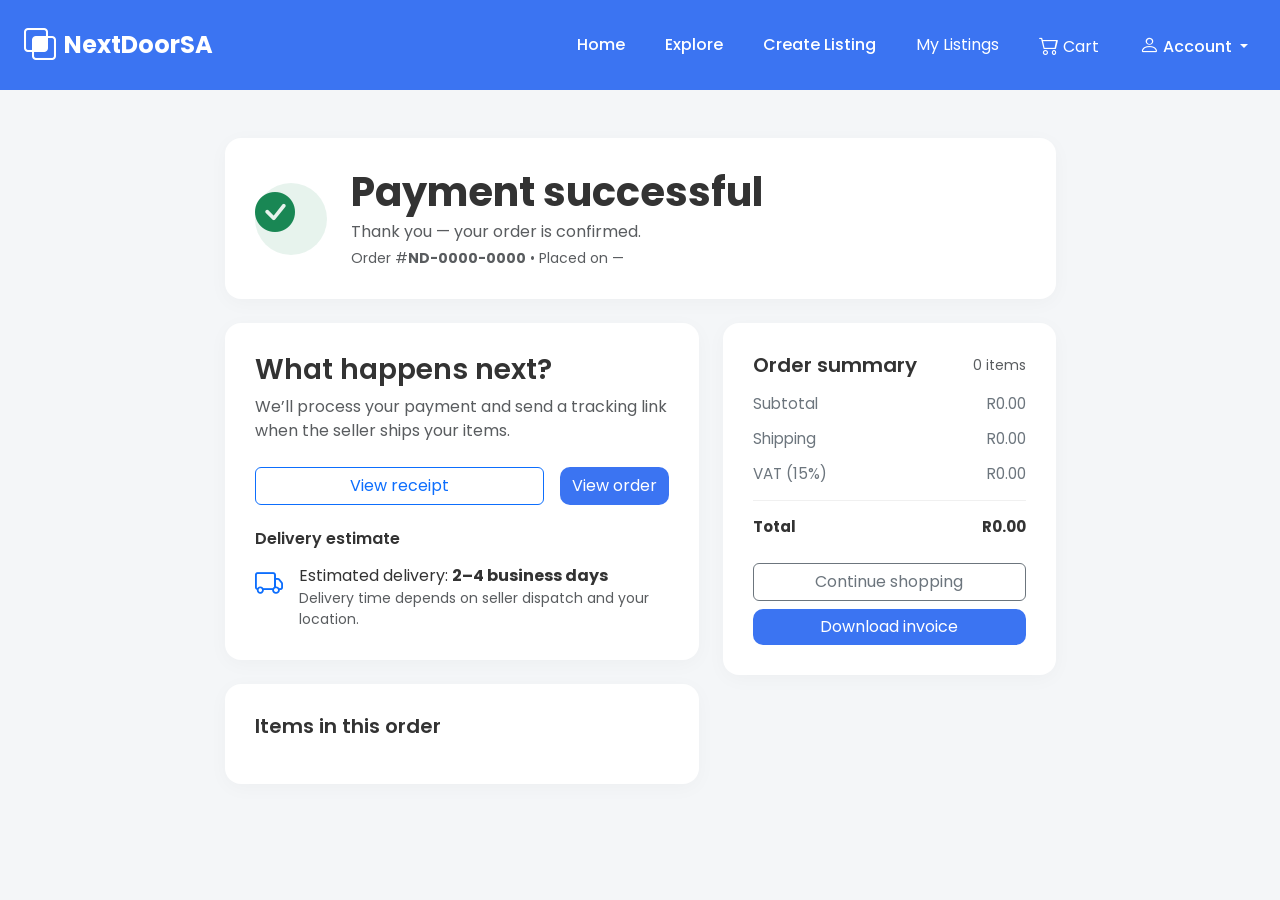
<file: web/CompleteOrder.html>
<!DOCTYPE html>
<html lang="en">
<head>
<meta charset="UTF-8">
<meta name="viewport" content="width=device-width, initial-scale=1.0">
<title>Order Complete - NextDoorSA</title>
<link href="https://cdn.jsdelivr.net/npm/bootstrap@5.3.0/dist/css/bootstrap.min.css" rel="stylesheet">
<link rel="stylesheet" href="libs/bootstrap-icons/bootstrap-icons.css">
<link href="https://fonts.googleapis.com/css2?family=Poppins:wght@300;400;500;600;700&display=swap" rel="stylesheet">
<link rel="stylesheet" href="styles.css">
<style>
body{font-family:"Poppins",sans-serif;background:#f4f6f8;color:#333}
.navbar{background:#3b74f2}.navbar-brand{font-weight:700;font-size:1.5rem}
.cardx{background:#fff;border-radius:16px;box-shadow:0 4px 20px rgba(0,0,0,.03);border:none;padding:30px}
.summary-item-modern{display:flex;gap:15px;align-items:center;padding:14px 0;border-top:1px solid #f0f0f0}
.summary-item-modern:first-child{border-top:none}
.summary-item-modern img{width:60px;height:60px;border-radius:10px;object-fit:cover}
.summary-line{display:flex;justify-content:space-between;margin-bottom:12px;font-size:.95rem;color:#6c757d}
.summary-line.total{border-top:1px solid #f0f0f0;padding-top:15px;margin-top:15px;color:#333;font-weight:700}
.btn-pay{background:#3b74f2;color:#fff;border:none;border-radius:10px}
.btn-pay:hover{background:#2b5bc7;color:#fff}
</style>
</head>
<body>
<nav class="navbar navbar-expand-lg navbar-dark py-3">
    <div class="container-fluid px-4">
        <a class="navbar-brand d-flex align-items-center gap-2" href="Home.html">
            <i class="bi bi-intersect fs-2"></i> NextDoorSA
        </a>
        <button class="navbar-toggler" type="button" data-bs-toggle="collapse" data-bs-target="#navbarNav">
            <span class="navbar-toggler-icon"></span>
        </button>
        <div class="collapse navbar-collapse justify-content-end" id="navbarNav">
            <ul class="navbar-nav align-items-center gap-4">
                <li class="nav-item"><a class="nav-link text-white fw-medium" href="Home.html">Home</a></li>
                <li class="nav-item"><a class="nav-link text-white fw-medium" href="ExploreProductsPage.html">Explore</a></li>
                <li class="nav-item"><a class="nav-link text-white fw-medium" href="CreateAListing.html">Create Listing</a></li>
                <li class="nav-item"><a class="nav-link text-white" href="MyListings.html"> My Listings</a></li>
                <li class="nav-item"><a class="nav-link text-white" href="ShoppingCart.html"><i class="bi bi-cart2 fs-5"></i> Cart</a></li>
                <li class="nav-item dropdown">
                    <a class="nav-link text-white fw-medium dropdown-toggle" href="#" id="accountDropdown" role="button" data-bs-toggle="dropdown" aria-expanded="false">
                        <i class="bi bi-person fs-5"></i> Account
                    </a>
                    <ul class="dropdown-menu dropdown-menu-end dropdown-menu-dark" aria-labelledby="accountDropdown">
                        <li><a class="dropdown-item" href="CreateAnAccount.html">Create Account</a></li>
                        <li><a class="dropdown-item" href="LogIntoAccount.html">Log In</a></li>
                        <li><a class="dropdown-item" href="Profile.html">Profile</a></li>
                        <li><hr class="dropdown-divider"></li>
                        <li><a class="dropdown-item text-danger" href="logout.php"><i class="bi bi-box-arrow-right me-2"></i>Log Out</a></li>
                    </ul>
                </li>
            </ul>
        </div>
    </div>
</nav>
<main class="container py-5">
  <div class="row justify-content-center">
    <div class="col-xl-9">
      <div class="cardx mb-4">
        <div class="d-flex align-items-center gap-4">
          <div class="bg-success bg-opacity-10 text-success rounded-circle d-grid place-items-center" style="width:72px;height:72px"><i class="bi bi-check-circle-fill fs-1"></i></div>
          <div>
            <h1 class="mb-1 fw-bold">Payment successful</h1>
            <p class="mb-1 text-muted">Thank you — your order is confirmed.</p>
            <p class="small text-muted mb-0">Order #<strong id="order-number">ND-0000-0000</strong> • Placed on <time id="order-date" datetime="">—</time></p>
          </div>
        </div>
      </div>
      <div class="row g-4">
        <div class="col-lg-7">
          <div class="cardx">
            <h3 class="mb-2 fw-semibold">What happens next?</h3>
            <p class="text-muted mb-4">We’ll process your payment and send a tracking link when the seller ships your items.</p>
            <div class="d-flex gap-3 flex-column flex-md-row mb-3">
              <button type="button" class="btn btn-outline-primary flex-grow-1" data-bs-toggle="modal" data-bs-target="#receiptModal">View receipt</button>
              <button type="button" class="btn btn-pay text-nowrap" data-bs-toggle="modal" data-bs-target="#orderModal">View order</button>
            </div>
            <div class="mt-4"><h6 class="fw-semibold mb-3">Delivery estimate</h6><div class="d-flex align-items-start gap-3"><i class="bi bi-truck fs-3 text-primary"></i><div><p class="mb-0">Estimated delivery: <strong>2–4 business days</strong></p><p class="small text-muted mb-0">Delivery time depends on seller dispatch and your location.</p></div></div></div>
          </div>
          <div class="cardx mt-4"><h5 class="fw-semibold mb-3">Items in this order</h5><div id="complete-order-items"></div></div>
        </div>
        <div class="col-lg-5">
          <div class="cardx">
            <div class="d-flex justify-content-between align-items-center mb-3"><h5 class="mb-0 fw-semibold">Order summary</h5><span id="order-items-count" class="text-muted small">0 items</span></div>
            <div class="summary-line"><span>Subtotal</span><span id="order-subtotal">R0.00</span></div>
            <div class="summary-line"><span>Shipping</span><span id="order-shipping">R0.00</span></div>
            <div class="summary-line"><span>VAT (15%)</span><span id="order-vat">R0.00</span></div>
            <div class="summary-line total"><span>Total</span><span id="order-total">R0.00</span></div>
            <div class="mt-4 d-grid gap-2"><a href="ExploreProductsPage.html" class="btn btn-outline-secondary">Continue shopping</a><button type="button" class="btn btn-pay" id="download-invoice-btn">Download invoice</button></div>
          </div>
        </div>
      </div>
    </div>
  </div>
</main>
<div class="modal fade" id="receiptModal" tabindex="-1" aria-labelledby="receiptModalLabel" aria-hidden="true">
  <div class="modal-dialog modal-dialog-centered modal-lg">
    <div class="modal-content border-0 shadow-lg rounded-4">
      <div class="modal-header border-0 pb-0">
        <div><p class="text-success fw-semibold mb-1">Payment successful</p><h5 class="modal-title fw-bold" id="receiptModalLabel">Receipt details</h5></div>
        <button type="button" class="btn-close" data-bs-dismiss="modal" aria-label="Close"></button>
      </div>
      <div class="modal-body pt-2">
        <div class="row g-4">
          <div class="col-md-6"><div class="p-3 rounded-4 bg-light h-100"><p class="text-muted small mb-1">Receipt number</p><p id="receipt-number" class="fw-semibold mb-3">—</p><p class="text-muted small mb-1">Order number</p><p id="receipt-order-number" class="fw-semibold mb-3">—</p><p class="text-muted small mb-1">Paid on</p><p class="fw-semibold mb-0"><time id="receipt-paid-on" datetime="">—</time></p></div></div>
          <div class="col-md-6"><div class="p-3 rounded-4 bg-light h-100"><p class="text-muted small mb-1">Payment status</p><p id="receipt-status" class="fw-semibold text-success mb-3">Successful</p><p class="text-muted small mb-1">Payment method</p><p id="receipt-method" class="fw-semibold mb-3">Secure online payment</p><p class="text-muted small mb-1">Amount charged</p><p id="receipt-total" class="fw-semibold mb-0">R0.00</p></div></div>
        </div>
        <hr class="my-4"><h6 class="fw-semibold mb-3">Items charged</h6><div id="receipt-items"></div>
        <div class="border-top pt-3 mt-3"><div class="d-flex justify-content-between text-muted small"><span>Subtotal</span><span id="receipt-subtotal">R0.00</span></div><div class="d-flex justify-content-between text-muted small"><span>Shipping</span><span id="receipt-shipping">R0.00</span></div><div class="d-flex justify-content-between text-muted small"><span>VAT (15%)</span><span id="receipt-vat">R0.00</span></div><div class="d-flex justify-content-between fw-bold mt-2"><span>Total</span><span id="receipt-grand-total">R0.00</span></div></div>
      </div>
      <div class="modal-footer border-0 pt-0"><button type="button" class="btn btn-outline-secondary" data-bs-dismiss="modal">Close</button><button type="button" class="btn btn-pay" id="download-invoice-btn-modal">Download invoice</button></div>
    </div>
  </div>
</div>
<div class="modal fade" id="orderModal" tabindex="-1" aria-labelledby="orderModalLabel" aria-hidden="true">
  <div class="modal-dialog modal-dialog-centered modal-lg">
    <div class="modal-content border-0 shadow-lg rounded-4">
      <div class="modal-header border-0 pb-0"><div><p class="text-primary fw-semibold mb-1">Order overview</p><h5 class="modal-title fw-bold" id="orderModalLabel">Your order at a glance</h5></div><button type="button" class="btn-close" data-bs-dismiss="modal" aria-label="Close"></button></div>
      <div class="modal-body pt-2">
        <div class="row g-4"><div class="col-md-6"><div class="p-3 rounded-4 bg-light h-100"><p class="text-muted small mb-1">Order number</p><p id="modal-order-number" class="fw-semibold mb-3">—</p><p class="text-muted small mb-1">Current status</p><p id="modal-order-status" class="fw-semibold text-warning mb-3">Processing</p><p class="text-muted small mb-1">Delivery estimate</p><p class="fw-semibold mb-0">2–4 business days</p></div></div><div class="col-md-6"><div class="p-3 rounded-4 bg-light h-100"><p class="text-muted small mb-1">Next step</p><p class="fw-semibold mb-3">Seller confirmation and dispatch</p><p class="text-muted small mb-1">Tracking</p><p class="fw-semibold mb-3">Link will appear once shipped</p><p class="text-muted small mb-1">Support</p><p class="fw-semibold mb-0">Contact us within 24 hours if anything looks wrong.</p></div></div></div>
        <hr class="my-4"><h6 class="fw-semibold mb-3">Items in this order</h6><div id="order-modal-items"></div>
      </div>
      <div class="modal-footer border-0 pt-0"><button type="button" class="btn btn-outline-secondary" data-bs-dismiss="modal">Close</button><a href="ExploreProductsPage.html" class="btn btn-pay">Continue shopping</a></div>
    </div>
  </div>
</div>
<script src="https://cdn.jsdelivr.net/npm/bootstrap@5.3.0/dist/js/bootstrap.bundle.min.js"></script>
<script>
document.addEventListener('DOMContentLoaded', () => {
  const fmt = (v) => new Intl.NumberFormat('en-ZA', { style: 'currency', currency: 'ZAR' }).format(Number(v) || 0);
  const safeParse = (key) => { try { return JSON.parse(localStorage.getItem(key)); } catch { return null; } };
  const cart = safeParse('nd_cart');
  const order = safeParse('nd_order');
  const source = order || (cart ? { orderNumber: cart.orderNumber || 'ND-0000-0000', invoiceNumber: cart.invoiceNumber || 'INV-0000-0000', date: cart.date || new Date().toISOString(), status: 'Processing', paymentMethod: 'Secure online payment', items: cart.items || [], subtotal: Number(cart.subtotal) || 0, shipping: Number(cart.shipping) || 0, vat: Number(cart.vat) || Math.round((Number(cart.subtotal) || 0) * 0.15 * 100) / 100, total: Number(cart.total) || ((Number(cart.subtotal) || 0) + (Number(cart.shipping) || 0) + (Number(cart.vat) || Math.round((Number(cart.subtotal) || 0) * 0.15 * 100) / 100)) } : null);
  if (!source) return;
  const items = Array.isArray(source.items) ? source.items : [];
  const subtotal = Number(source.subtotal) || 0;
  const shipping = Number(source.shipping) || 0;
  const vat = Number(source.vat) || Math.round(subtotal * 0.15 * 100) / 100;
  const total = Number(source.total) || subtotal + shipping + vat;
  const dateObj = new Date(source.date || new Date());
  const dateLabel = dateObj.toLocaleDateString(undefined, { year: 'numeric', month: 'short', day: 'numeric' });
  const totalItems = items.reduce((n, i) => n + (Number(i.qty) || 0), 0);
  const renderItem = (item) => { const qty = Number(item.qty) || 1; const lineTotal = (Number(item.price) || 0) * qty; const variant = item.variant || item.details || ''; const image = item.image || 'https://images.unsplash.com/photo-1595225476474-87563907a212?w=150'; return `<div class="summary-item-modern"><img src="${image}" alt="${item.name}"><div class="flex-grow-1"><div class="d-flex justify-content-between gap-3"><div><h6 class="mb-1 fw-semibold">${item.name}</h6><p class="text-muted small mb-0">Qty: ${qty}${variant ? ' • ' + variant : ''}</p></div><span class="fw-semibold text-primary">${fmt(lineTotal)}</span></div></div></div>`; };
  const html = items.map(renderItem).join('') || '<p class="text-muted small mb-0">No items found.</p>';
  document.getElementById('complete-order-items').innerHTML = html;
  document.getElementById('receipt-items').innerHTML = html;
  document.getElementById('order-modal-items').innerHTML = html;
  document.getElementById('order-number').textContent = source.orderNumber;
  document.getElementById('order-date').textContent = dateLabel;
  document.getElementById('order-date').setAttribute('datetime', dateObj.toISOString().slice(0,10));
  document.getElementById('order-items-count').textContent = `${totalItems} items`;
  document.getElementById('order-subtotal').textContent = fmt(subtotal);
  document.getElementById('order-shipping').textContent = fmt(shipping);
  document.getElementById('order-vat').textContent = fmt(vat);
  document.getElementById('order-total').textContent = fmt(total);
  document.getElementById('receipt-number').textContent = source.invoiceNumber || '—';
  document.getElementById('receipt-order-number').textContent = source.orderNumber || '—';
  document.getElementById('receipt-paid-on').textContent = dateLabel;
  document.getElementById('receipt-paid-on').setAttribute('datetime', dateObj.toISOString().slice(0,10));
  document.getElementById('receipt-method').textContent = source.paymentMethod || 'Secure online payment';
  document.getElementById('receipt-status').textContent = source.status || 'Successful';
  document.getElementById('receipt-total').textContent = fmt(total);
  document.getElementById('receipt-subtotal').textContent = fmt(subtotal);
  document.getElementById('receipt-shipping').textContent = fmt(shipping);
  document.getElementById('receipt-vat').textContent = fmt(vat);
  document.getElementById('receipt-grand-total').textContent = fmt(total);
  document.getElementById('modal-order-number').textContent = source.orderNumber || '—';
  document.getElementById('modal-order-status').textContent = source.status || 'Processing';
  const getInvoiceData = () => ({ invoiceNumber: source.invoiceNumber || 'INV-0000-0000', orderNumber: source.orderNumber || 'ND-0000-0000', date: dateLabel, status: source.status || 'Paid', paymentMethod: source.paymentMethod || 'Secure online payment', items: items.map(item => ({ name: item.name, details: `Qty: ${Number(item.qty) || 1}${(item.variant || item.details) ? ' • ' + (item.variant || item.details) : ''}`, price: fmt((Number(item.price) || 0) * (Number(item.qty) || 1)) })), subtotal: fmt(subtotal), shipping: fmt(shipping), vat: fmt(vat), total: fmt(total) });
  const buildInvoiceHtml = (data) => `<!DOCTYPE html><html lang="en"><head><meta charset="UTF-8"><meta name="viewport" content="width=device-width, initial-scale=1.0"><title>Invoice ${data.invoiceNumber}</title><style>body{font-family:Arial,sans-serif;margin:0;padding:32px;background:#f8fafc;color:#1f2937}.invoice{max-width:720px;margin:0 auto;background:#fff;border-radius:16px;padding:28px;box-shadow:0 8px 24px rgba(0,0,0,.08)}.header{display:flex;justify-content:space-between;gap:16px;margin-bottom:24px}.brand{font-size:24px;font-weight:700;color:#3b74f2}.muted{color:#6b7280}.grid{display:grid;grid-template-columns:repeat(2,minmax(0,1fr));gap:12px;margin-bottom:24px}.box{background:#f9fafb;border:1px solid #e5e7eb;border-radius:12px;padding:14px}table{width:100%;border-collapse:collapse;margin-top:8px}th,td{padding:12px 0;border-bottom:1px solid #e5e7eb;vertical-align:top}th{text-align:left;font-size:12px;text-transform:uppercase;letter-spacing:.04em;color:#6b7280}.summary{margin-top:16px;margin-left:auto;width:240px}.summary .row{display:flex;justify-content:space-between;padding:6px 0}.summary .total{font-size:18px;font-weight:700;border-top:1px solid #e5e7eb;margin-top:8px;padding-top:10px}</style></head><body><div class="invoice"><div class="header"><div><div class="brand">NextDoorSA</div><div class="muted">Brief order invoice</div></div><div style="text-align:right;"><div style="font-size:20px;font-weight:700;">${data.invoiceNumber}</div><div class="muted">${data.date}</div></div></div><div class="grid"><div class="box"><div class="muted" style="font-size:12px;">Order number</div><div style="font-weight:600;">${data.orderNumber}</div></div><div class="box"><div class="muted" style="font-size:12px;">Status</div><div style="font-weight:600;color:#16a34a;">${data.status}</div></div><div class="box"><div class="muted" style="font-size:12px;">Payment method</div><div style="font-weight:600;">${data.paymentMethod}</div></div><div class="box"><div class="muted" style="font-size:12px;">Issued on</div><div style="font-weight:600;">${data.date}</div></div></div><table><thead><tr><th>Item</th><th style="text-align:right;">Amount</th></tr></thead><tbody>${data.items.map(i => `<tr><td><div style="font-weight:600;">${i.name}</div><div style="color:#6b7280;font-size:12px;">${i.details}</div></td><td style="text-align:right;font-weight:600;">${i.price}</td></tr>`).join('')}</tbody></table><div class="summary"><div class="row"><span class="muted">Subtotal</span><span>${data.subtotal}</span></div><div class="row"><span class="muted">Shipping</span><span>${data.shipping}</span></div><div class="row"><span class="muted">VAT (15%)</span><span>${data.vat}</span></div><div class="row total"><span>Total</span><span>${data.total}</span></div></div></div></body></html>`;
  const downloadInvoice = () => { const data = getInvoiceData(); const blob = new Blob([buildInvoiceHtml(data)], { type: 'text/html;charset=utf-8' }); const url = URL.createObjectURL(blob); const a = document.createElement('a'); a.href = url; a.download = `${data.invoiceNumber}.html`; document.body.appendChild(a); a.click(); a.remove(); setTimeout(() => URL.revokeObjectURL(url), 1000); };
  document.getElementById('download-invoice-btn').addEventListener('click', downloadInvoice);
  document.getElementById('download-invoice-btn-modal').addEventListener('click', downloadInvoice);
});
</script>
<script src="nav-auth.js"></script>
</body>
</html>
</file>
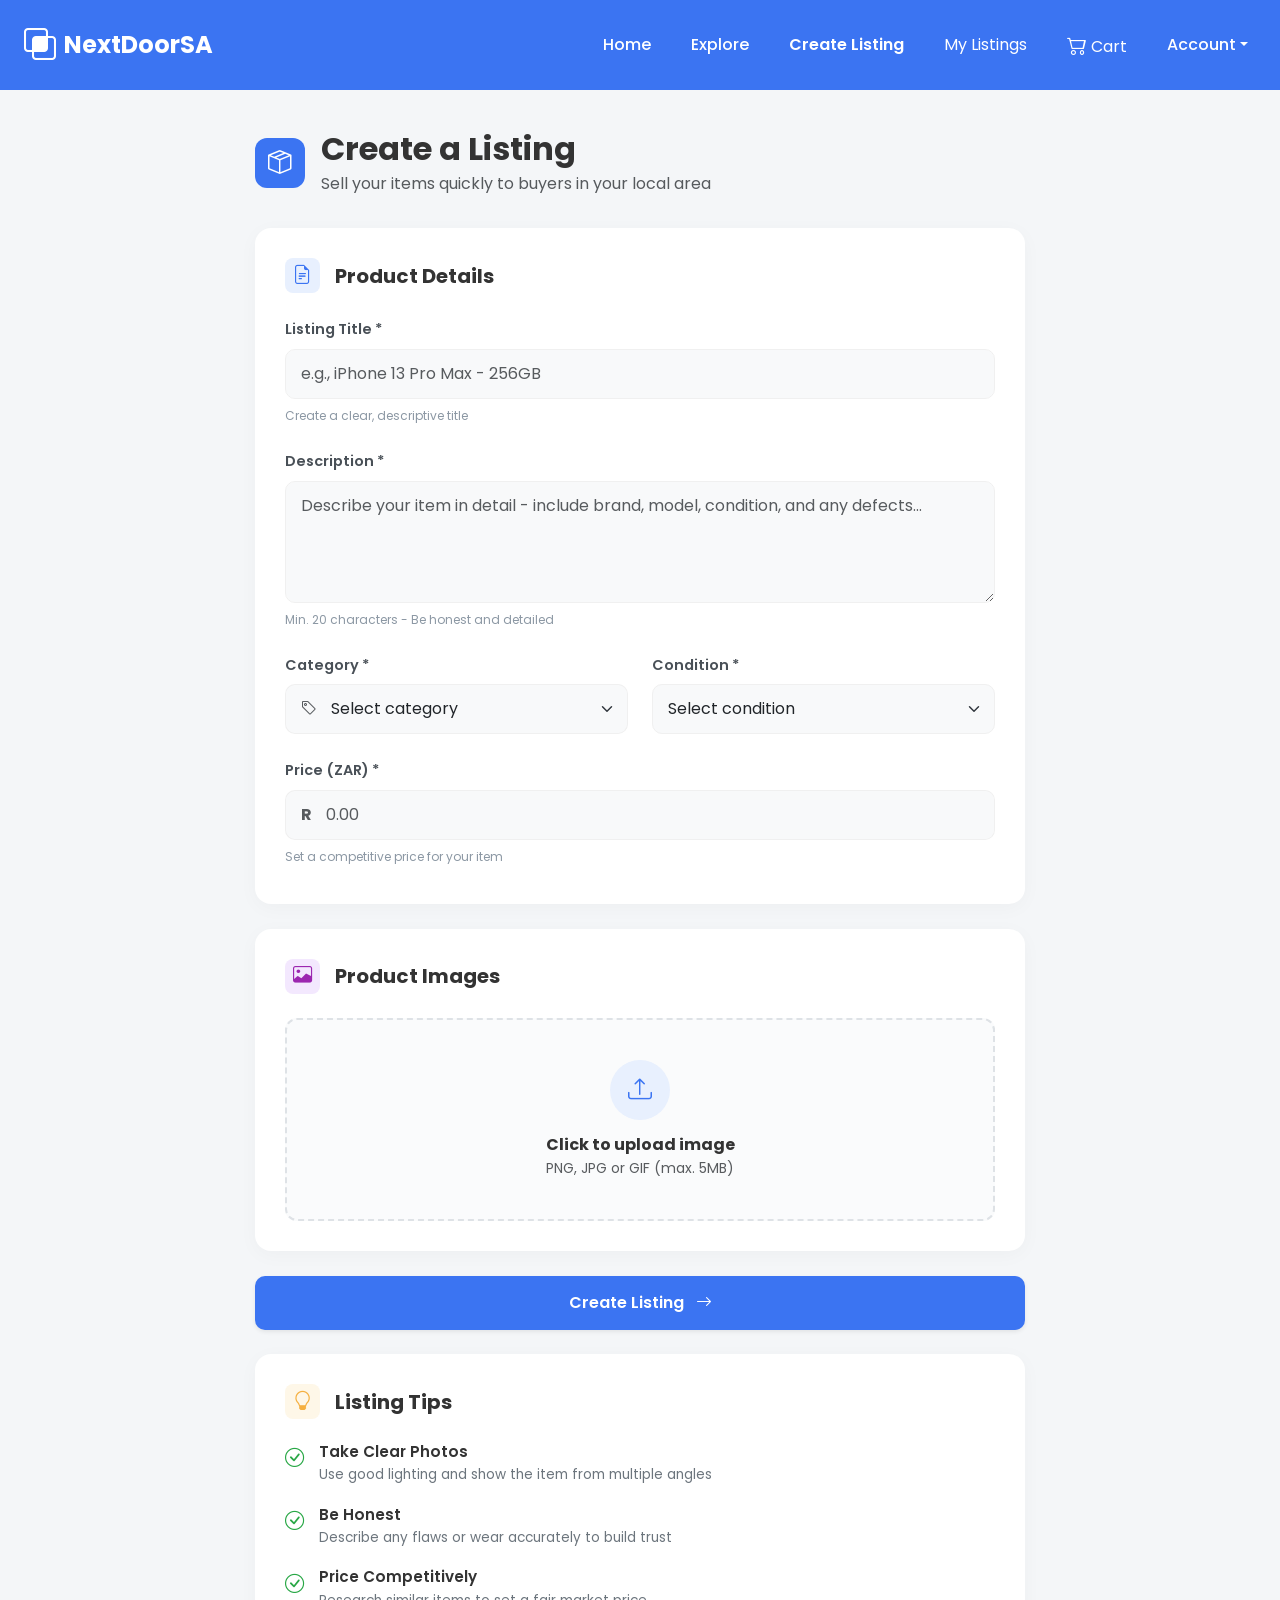
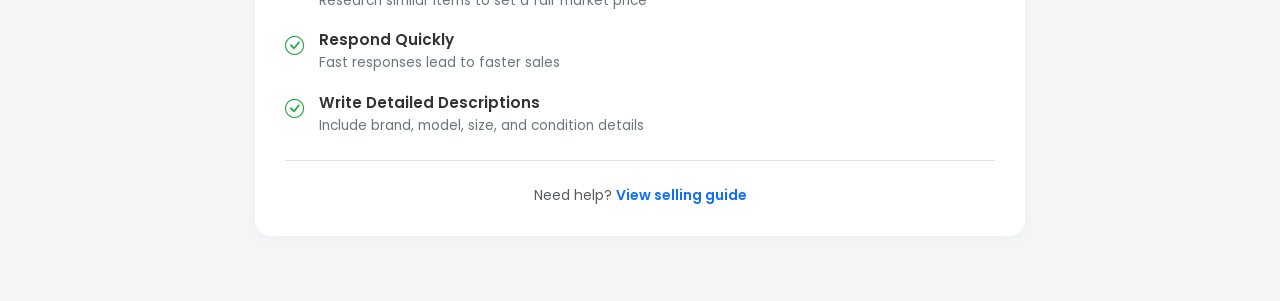
<file: web/CreateAListing.html>
<!DOCTYPE html>
<html lang="en">
<head>
    <meta charset="UTF-8">
    <meta name="viewport" content="width=device-width, initial-scale=1.0">
    <title>Create a Listing - NextDoorSA</title>
    <link href="https://cdn.jsdelivr.net/npm/bootstrap@5.3.0/dist/css/bootstrap.min.css" rel="stylesheet">
    <link rel="stylesheet" href="libs/bootstrap-icons/bootstrap-icons.css">
    <link href="https://fonts.googleapis.com/css2?family=Poppins:wght@300;400;500;600;700&display=swap" rel="stylesheet">

    <style>
        body {
            font-family: 'Poppins', sans-serif;
            background-color: #f4f6f8;
            color: #333;
        }

        /* Navbar */
        .navbar {
            background-color: #3b74f2;
        }
        .navbar-brand {
            font-weight: 700;
            font-size: 1.5rem;
        }

        /* Main Content Container */
        .content-container {
            max-width: 800px;
            margin: 0 auto;
            padding: 40px 15px;
        }

        /* Header Icons */
        .header-icon {
            width: 50px;
            height: 50px;
            background-color: #3b74f2;
            color: white;
            border-radius: 12px;
            display: flex;
            align-items: center;
            justify-content: center;
            font-size: 1.5rem;
        }

        /* Cards */
        .custom-card {
            background: white;
            border-radius: 16px;
            border: none;
            box-shadow: 0 4px 20px rgba(0,0,0,0.03);
            padding: 30px;
            margin-bottom: 25px;
        }

        .card-header-icon {
            width: 35px;
            height: 35px;
            border-radius: 8px;
            display: flex;
            align-items: center;
            justify-content: center;
            font-size: 1.2rem;
            margin-right: 15px;
        }

        .icon-blue { background-color: #e8f0fe; color: #3b74f2; }
        .icon-purple { background-color: #f3e8fe; color: #9c27b0; }
        .icon-yellow { background-color: #fef7e8; color: #f5b041; }

        /* Form Inputs */
        .form-label {
            font-weight: 600;
            font-size: 0.9rem;
            color: #495057;
        }
        .form-control, .form-select, .input-group-text {
            background-color: #f8f9fa;
            border: 1px solid #f0f0f0;
            border-radius: 10px;
            padding: 12px 15px;
            box-shadow: none;
        }
        .form-control:focus, .form-select:focus {
            background-color: white;
            border-color: #3b74f2;
            box-shadow: 0 0 0 0.25rem rgba(59, 116, 242, 0.1);
        }
        .form-text {
            font-size: 0.75rem;
            color: #8c98a4;
            margin-top: 8px;
        }

        /* Upload Zone */
        .upload-zone {
            border: 2px dashed #dee2e6;
            border-radius: 12px;
            padding: 40px;
            text-align: center;
            background-color: #fafbfc;
            cursor: pointer;
            transition: all 0.2s;
        }
        .upload-zone:hover {
            border-color: #3b74f2;
            background-color: #f4f7ff;
        }
        .upload-icon {
            width: 60px;
            height: 60px;
            background-color: #e8f0fe;
            color: #3b74f2;
            border-radius: 50%;
            display: flex;
            align-items: center;
            justify-content: center;
            font-size: 1.5rem;
            margin: 0 auto 15px auto;
        }

        /* Primary Button */
        .btn-primary {
            background-color: #3b74f2;
            border: none;
            border-radius: 10px;
            padding: 15px;
            font-weight: 600;
            font-size: 1rem;
        }
        .btn-primary:hover {
            background-color: #2b5bc7;
        }

        /* Tips List */
        .tips-list {
            list-style: none;
            padding: 0;
            margin: 0;
        }
        .tips-list li {
            display: flex;
            margin-bottom: 20px;
            align-items: flex-start;
        }
        .tips-list i {
            color: #28a745;
            font-size: 1.2rem;
            margin-right: 15px;
            margin-top: 2px;
        }
        .tips-list h6 {
            margin: 0 0 4px 0;
            font-weight: 600;
            font-size: 0.95rem;
        }
        .tips-list p {
            margin: 0;
            font-size: 0.85rem;
            color: #6c757d;
        }
    </style>
</head>
<body>

<nav class="navbar navbar-expand-lg navbar-dark py-3">
    <div class="container-fluid px-4">
        <a class="navbar-brand d-flex align-items-center gap-2" href="Home.html">
            <i class="bi bi-intersect fs-2"></i> NextDoorSA
        </a>
        <button class="navbar-toggler" type="button" data-bs-toggle="collapse" data-bs-target="#navbarNav">
            <span class="navbar-toggler-icon"></span>
        </button>
        <div class="collapse navbar-collapse justify-content-end" id="navbarNav">
            <ul class="navbar-nav align-items-center gap-4">
                <li class="nav-item"><a class="nav-link text-white fw-medium" href="Home.html">Home</a></li>
                <li class="nav-item"><a class="nav-link text-white fw-medium" href="ExploreProductsPage.html">Explore</a></li>
                <li class="nav-item"><a class="nav-link text-white fw-medium" href="CreateAListing.html">Create Listing</a></li>
                <li class="nav-item"><a class="nav-link text-white" href="MyListings.html"> My Listings</a></li>
                <li class="nav-item"><a class="nav-link text-white" href="ShoppingCart.html"><i class="bi bi-cart2 fs-5"></i> Cart</a></li>
                <li class="nav-item dropdown">
                    <a class="nav-link text-white fw-medium dropdown-toggle" href="#" id="accountDropdown" role="button" data-bs-toggle="dropdown" aria-expanded="false">Account</a>
                    <ul class="dropdown-menu dropdown-menu-end" aria-labelledby="accountDropdown">
                        <li><a class="dropdown-item" href="CreateAnAccount.html">Create Account</a></li>
                        <li><a class="dropdown-item" href="LogIntoAccount.html">Log In</a></li>
                        <li><a class="dropdown-item" href="Profile.html">Profile</a></li>
                        <li><hr class="dropdown-divider"></li>
                        <li><a class="dropdown-item text-danger" href="logout.php"><i class="bi bi-box-arrow-right me-2"></i>Log Out</a></li>
                    </ul>
                </li>
            </ul>
        </div>
    </div>
</nav>

<div class="content-container">

    <div class="d-flex align-items-center mb-4 pb-2">
        <div class="header-icon me-3">
            <i class="bi bi-box-seam"></i>
        </div>
        <div>
            <h2 class="fw-bold mb-1">Create a Listing</h2>
            <p class="text-muted mb-0">Sell your items quickly to buyers in your local area</p>
        </div>
    </div>

    <div id="alert-container"></div>

    <form id="create-listing-form">
        <div class="custom-card">
            <div class="d-flex align-items-center mb-4">
                <div class="card-header-icon icon-blue">
                    <i class="bi bi-file-earmark-text"></i>
                </div>
                <h5 class="fw-bold mb-0">Product Details</h5>
            </div>

            <div class="mb-4">
                <label class="form-label" for="title">Listing Title *</label>
                <input type="text" id="title" name="title" class="form-control" placeholder="e.g., iPhone 13 Pro Max - 256GB" required>
                <div class="form-text">Create a clear, descriptive title</div>
            </div>

            <div class="mb-4">
                <label class="form-label" for="description">Description *</label>
                <textarea id="description" name="description" class="form-control" rows="4" placeholder="Describe your item in detail - include brand, model, condition, and any defects..." required></textarea>
                <div class="form-text">Min. 20 characters - Be honest and detailed</div>
            </div>

            <div class="row mb-4">
                <div class="col-md-6 mb-3 mb-md-0">
                    <label class="form-label" for="category">Category *</label>
                    <div class="input-group">
                        <span class="input-group-text bg-light border-end-0 text-muted"><i class="bi bi-tag"></i></span>
                        <select id="category" name="category" class="form-select border-start-0 ps-0" required>
                            <option value="" selected disabled>Select category</option>
                            <option>Electronics</option>
                            <option>Furniture</option>
                            <option>Home</option>
                            <option>Clothing</option>
                            <option>Books</option>
                            <option>Sports</option>
                            <option>Vehicles</option>
                        </select>
                    </div>
                </div>
                <div class="col-md-6">
                    <label class="form-label" for="condition">Condition *</label>
                    <select id="condition" name="condition" class="form-select" required>
                        <option value="" selected disabled>Select condition</option>
                        <option>Brand New</option>
                        <option>Like New</option>
                        <option>Used - Good</option>
                    </select>
                </div>
            </div>

            <div class="mb-2">
                <label class="form-label" for="price">Price (ZAR) *</label>
                <div class="input-group">
                    <span class="input-group-text bg-light border-end-0 text-muted fw-bold">R</span>
                    <input type="number" id="price" name="price" class="form-control border-start-0 ps-0" placeholder="0.00" required>
                </div>
                <div class="form-text">Set a competitive price for your item</div>
            </div>
        </div>

        <div class="custom-card">
            <div class="d-flex align-items-center mb-4">
                <div class="card-header-icon icon-purple">
                    <i class="bi bi-image"></i>
                </div>
                <h5 class="fw-bold mb-0">Product Images</h5>
            </div>

            <div class="upload-zone" id="upload-zone">
                <input type="file" name="image" id="image-upload" class="d-none" accept="image/*">
                <div class="upload-icon">
                    <i class="bi bi-upload"></i>
                </div>
                <h6 class="fw-bold mb-1">Click to upload image</h6>
                <p class="text-muted small mb-0">PNG, JPG or GIF (max. 5MB)</p>
            </div>
            <div id="image-preview" class="mt-3 d-none"></div>
        </div>

        <button type="submit" class="btn btn-primary w-100 shadow-sm mb-4" id="submit-btn">
            Create Listing <i class="bi bi-arrow-right ms-2"></i>
        </button>

        <div class="custom-card">
            <div class="d-flex align-items-center mb-4">
                <div class="card-header-icon icon-yellow">
                    <i class="bi bi-lightbulb"></i>
                </div>
                <h5 class="fw-bold mb-0">Listing Tips</h5>
            </div>

            <ul class="tips-list">
                <li>
                    <i class="bi bi-check-circle"></i>
                    <div>
                        <h6>Take Clear Photos</h6>
                        <p>Use good lighting and show the item from multiple angles</p>
                    </div>
                </li>
                <li>
                    <i class="bi bi-check-circle"></i>
                    <div>
                        <h6>Be Honest</h6>
                        <p>Describe any flaws or wear accurately to build trust</p>
                    </div>
                </li>
                <li>
                    <i class="bi bi-check-circle"></i>
                    <div>
                        <h6>Price Competitively</h6>
                        <p>Research similar items to set a fair market price</p>
                    </div>
                </li>
                <li>
                    <i class="bi bi-check-circle"></i>
                    <div>
                        <h6>Respond Quickly</h6>
                        <p>Fast responses lead to faster sales</p>
                    </div>
                </li>
                <li>
                    <i class="bi bi-check-circle"></i>
                    <div>
                        <h6>Write Detailed Descriptions</h6>
                        <p>Include brand, model, size, and condition details</p>
                    </div>
                </li>
            </ul>

            <div class="text-center mt-4 pt-4 border-top">
                <p class="text-muted small mb-0">Need help? <a href="#" class="text-primary text-decoration-none fw-semibold">View selling guide</a></p>
            </div>
        </div>
    </form>
</div>

<script src="https://cdn.jsdelivr.net/npm/bootstrap@5.3.0/dist/js/bootstrap.bundle.min.js"></script>
<script>
document.addEventListener('DOMContentLoaded', () => {
    const form = document.getElementById('create-listing-form');
    const alertContainer = document.getElementById('alert-container');
    const submitBtn = document.getElementById('submit-btn');
    const uploadZone = document.getElementById('upload-zone');
    const imageUpload = document.getElementById('image-upload');
    const imagePreview = document.getElementById('image-preview');

    uploadZone.addEventListener('click', () => imageUpload.click());
    imageUpload.addEventListener('change', () => {
        if (imageUpload.files.length > 0) {
            const file = imageUpload.files[0];
            const reader = new FileReader();
            reader.onload = (e) => {
                imagePreview.innerHTML = `<img src="${e.target.result}" class="img-fluid rounded" style="max-height: 200px;">`;
                imagePreview.classList.remove('d-none');
            };
            reader.readAsDataURL(file);
        }
    });

    form.addEventListener('submit', function(e) {
        e.preventDefault();

        alertContainer.innerHTML = '';
        submitBtn.disabled = true;
        submitBtn.innerHTML = '<span class="spinner-border spinner-border-sm" role="status" aria-hidden="true"></span> Creating...';

        const formData = new FormData(form);

        fetch('create_listing_handler.php', {
            method: 'POST',
            body: formData
        })
        .then(response => response.json())
        .then(data => {
            if (data.success) {
                alertContainer.innerHTML = `
                    <div class="alert alert-success alert-dismissible fade show" role="alert">
                        <i class="bi bi-check-circle-fill me-2"></i> ${data.message}
                        <button type="button" class="btn-close" data-bs-dismiss="alert" aria-label="Close"></button>
                    </div>`;
                form.reset();
                imagePreview.innerHTML = '';
                imagePreview.classList.add('d-none');
            } else {
                alertContainer.innerHTML = `
                    <div class="alert alert-danger alert-dismissible fade show" role="alert">
                        <i class="bi bi-exclamation-triangle-fill me-2"></i> ${data.error}
                        <button type="button" class="btn-close" data-bs-dismiss="alert" aria-label="Close"></button>
                    </div>`;
            }
        })
        .catch(error => {
            console.error('Error:', error);
            alertContainer.innerHTML = `
                <div class="alert alert-danger alert-dismissible fade show" role="alert">
                    <i class="bi bi-exclamation-triangle-fill me-2"></i> An unexpected error occurred. Please try again.
                    <button type="button" class="btn-close" data-bs-dismiss="alert" aria-label="Close"></button>
                </div>`;
        })
        .finally(() => {
            submitBtn.disabled = false;
            submitBtn.innerHTML = 'Create Listing <i class="bi bi-arrow-right ms-1"></i>';
        });
    });
});
</script>
<script src="nav-auth.js"></script>
</body>
</html>
</file>
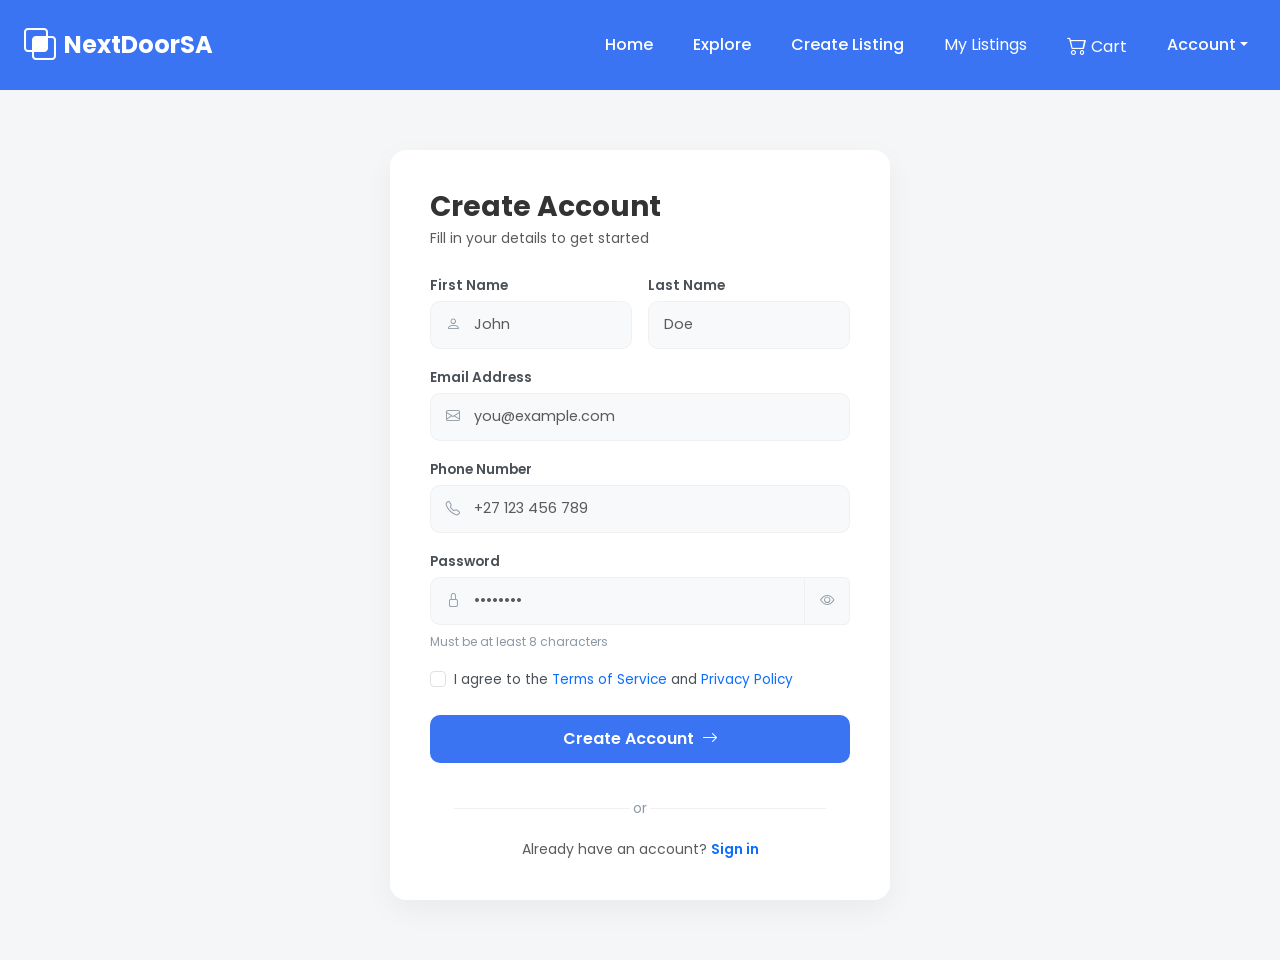
<file: web/CreateAnAccount.html>
<!DOCTYPE html>
<html lang="en">
<head>
    <meta charset="UTF-8">
    <meta name="viewport" content="width=device-width, initial-scale=1.0">
    <title>Create Account - NextDoorSA</title>
    <link href="https://cdn.jsdelivr.net/npm/bootstrap@5.3.0/dist/css/bootstrap.min.css" rel="stylesheet">
    <link rel="stylesheet" href="libs/bootstrap-icons/bootstrap-icons.css">
    <link href="https://fonts.googleapis.com/css2?family=Poppins:wght@300;400;500;600;700&display=swap" rel="stylesheet">

    <style>
        body {
            font-family: 'Poppins', sans-serif;
            background-color: #f4f6f8;
            color: #333;
        }

        /* Navbar */
        .navbar {
            background-color: #3b74f2;
        }
        .navbar-brand {
            font-weight: 700;
            font-size: 1.5rem;
        }

        /* Form Card */
        .auth-card {
            background: white;
            border-radius: 16px;
            border: none;
            box-shadow: 0 10px 30px rgba(0,0,0,0.05);
            max-width: 500px;
            width: 100%;
            padding: 40px;
            margin: 60px auto;
        }

        /* Inputs */
        .form-label {
            font-weight: 600;
            font-size: 0.85rem;
            color: #495057;
            margin-bottom: 5px;
        }
        .form-control, .input-group-text {
            background-color: #f8f9fa;
            border: 1px solid #f0f0f0;
            padding: 12px 15px;
            font-size: 0.9rem;
            box-shadow: none;
        }
        .form-control {
            border-radius: 10px;
        }
        .input-group > .form-control {
            border-top-left-radius: 0;
            border-bottom-left-radius: 0;
        }
        .input-group > .input-group-text {
            border-top-left-radius: 10px;
            border-bottom-left-radius: 10px;
            color: #8c98a4;
        }
        .form-control:focus {
            background-color: white;
            border-color: #3b74f2;
            box-shadow: 0 0 0 0.2rem rgba(59, 116, 242, 0.1);
            z-index: 0;
        }

        .form-text {
            font-size: 0.75rem;
            color: #8c98a4;
        }

        /* Checkbox */
        .form-check-input {
            margin-top: 0.3rem;
        }
        .form-check-input:checked {
            background-color: #3b74f2;
            border-color: #3b74f2;
        }
        .form-check-label {
            font-size: 0.85rem;
            color: #495057;
        }

        /* Button */
        .btn-primary {
            background-color: #3b74f2;
            border: none;
            border-radius: 10px;
            padding: 12px;
            font-weight: 600;
            font-size: 1rem;
        }
        .btn-primary:hover {
            background-color: #2b5bc7;
        }

        /* Divider */
        .divider {
            display: flex;
            align-items: center;
            text-align: center;
            margin: 20px 0;
            color: #8c98a4;
            font-size: 0.85rem;
        }
        .divider::before, .divider::after {
            content: '';
            flex: 1;
            border-bottom: 1px solid #f0f0f0;
        }
        .divider:not(:empty)::before {
            margin-right: .25em;
        }
        .divider:not(:empty)::after {
            margin-left: .25em;
        }
    </style>
</head>
<body>

<nav class="navbar navbar-expand-lg navbar-dark py-3">
    <div class="container-fluid px-4">
        <a class="navbar-brand d-flex align-items-center gap-2" href="Home.html">
            <i class="bi bi-intersect fs-2"></i> NextDoorSA
        </a>
        <button class="navbar-toggler" type="button" data-bs-toggle="collapse" data-bs-target="#navbarNav">
            <span class="navbar-toggler-icon"></span>
        </button>
        <div class="collapse navbar-collapse justify-content-end" id="navbarNav">
            <ul class="navbar-nav align-items-center gap-4">
                <li class="nav-item"><a class="nav-link text-white fw-medium" href="Home.html">Home</a></li>
                <li class="nav-item"><a class="nav-link text-white fw-medium" href="ExploreProductsPage.html">Explore</a></li>
                <li class="nav-item"><a class="nav-link text-white fw-medium" href="CreateAListing.html">Create Listing</a></li>
                <li class="nav-item"><a class="nav-link text-white" href="MyListings.html"> My Listings</a></li>
                <li class="nav-item"><a class="nav-link text-white" href="ShoppingCart.html"><i class="bi bi-cart2 fs-5"></i> Cart</a></li>
                <li class="nav-item dropdown">
                    <a class="nav-link text-white fw-medium dropdown-toggle" href="#" id="accountDropdown" role="button" data-bs-toggle="dropdown" aria-expanded="false">Account</a>
                    <ul class="dropdown-menu dropdown-menu-end" aria-labelledby="accountDropdown">
                        <li><a class="dropdown-item" href="CreateAnAccount.html">Create Account</a></li>
                        <li><a class="dropdown-item" href="LogIntoAccount.html">Log In</a></li>
                        <li><a class="dropdown-item" href="Profile.html">Profile</a></li>
                        <li><hr class="dropdown-divider"></li>
                        <li><a class="dropdown-item text-danger" href="logout.php"><i class="bi bi-box-arrow-right me-2"></i>Log Out</a></li>
                    </ul>
                </li>
            </ul>
        </div>
    </div>
</nav>

<div class="container px-3">
    <div class="auth-card">
        <h3 class="fw-bold mb-1">Create Account</h3>
        <p class="text-muted small mb-4">Fill in your details to get started</p>

        <div id="alert-container"></div>

        <form id="create-account-form">
            <div class="row g-3 mb-3">
                <div class="col-6">
                    <label class="form-label" for="first_name">First Name</label>
                    <div class="input-group">
                        <span class="input-group-text bg-light border-end-0"><i class="bi bi-person"></i></span>
                        <input type="text" id="first_name" name="first_name" class="form-control border-start-0 ps-0" placeholder="John" required>
                    </div>
                </div>
                <div class="col-6">
                    <label class="form-label" for="last_name">Last Name</label>
                    <input type="text" id="last_name" name="last_name" class="form-control" placeholder="Doe" required>
                </div>
            </div>

            <div class="mb-3">
                <label class="form-label" for="email">Email Address</label>
                <div class="input-group">
                    <span class="input-group-text bg-light border-end-0"><i class="bi bi-envelope"></i></span>
                    <input type="email" id="email" name="email" class="form-control border-start-0 ps-0" placeholder="you@example.com" required>
                </div>
            </div>

            <div class="mb-3">
                <label class="form-label" for="phone">Phone Number</label>
                <div class="input-group">
                    <span class="input-group-text bg-light border-end-0"><i class="bi bi-telephone"></i></span>
                    <input type="tel" id="phone" name="phone" class="form-control border-start-0 ps-0" placeholder="+27 123 456 789">
                </div>
            </div>

            <div class="mb-3">
                <label class="form-label" for="password">Password</label>
                <div class="input-group">
                    <span class="input-group-text bg-light border-end-0"><i class="bi bi-lock"></i></span>
                    <input type="password" id="password" name="password" class="form-control border-start-0 ps-0" placeholder="••••••••" minlength="8" required>
                    <button class="input-group-text bg-light" type="button" id="toggle-password" tabindex="-1" aria-label="Show password"><i class="bi bi-eye" id="toggle-password-icon"></i></button>
                </div>
                <div class="form-text mt-2">Must be at least 8 characters</div>
            </div>

            <div class="form-check mb-4 mt-3">
                <input class="form-check-input" type="checkbox" id="termsCheck" required>
                <label class="form-check-label" for="termsCheck">
                    I agree to the <a href="#" class="text-primary text-decoration-none">Terms of Service</a> and <a href="#" class="text-primary text-decoration-none">Privacy Policy</a>
                </label>
            </div>

            <button type="submit" class="btn btn-primary w-100 mb-3" id="submit-btn">
                Create Account <i class="bi bi-arrow-right ms-1"></i>
            </button>

            <div class="divider px-4">or</div>

            <div class="text-center mt-3">
                <p class="text-muted small mb-0">Already have an account? <a href="LogIntoAccount.html" class="text-primary text-decoration-none fw-semibold">Sign in</a></p>
            </div>
        </form>
    </div>
</div>

<script src="https://cdn.jsdelivr.net/npm/bootstrap@5.3.0/dist/js/bootstrap.bundle.min.js"></script>
<script>
document.addEventListener('DOMContentLoaded', () => {
    const form = document.getElementById('create-account-form');
    const alertContainer = document.getElementById('alert-container');
    const submitBtn = document.getElementById('submit-btn');

    // Show/hide password toggle
    const pwToggle = document.getElementById('toggle-password');
    const pwInput = document.getElementById('password');
    const pwIcon = document.getElementById('toggle-password-icon');
    pwToggle.addEventListener('click', () => {
        const show = pwInput.type === 'password';
        pwInput.type = show ? 'text' : 'password';
        pwIcon.className = show ? 'bi bi-eye-slash' : 'bi bi-eye';
        pwToggle.setAttribute('aria-label', show ? 'Hide password' : 'Show password');
    });

    form.addEventListener('submit', function(e) {
        e.preventDefault();

        // Clear previous alerts
        alertContainer.innerHTML = '';

        // Disable button to prevent double submission
        submitBtn.disabled = true;
        const originalBtnText = submitBtn.innerHTML;
        submitBtn.innerHTML = '<span class="spinner-border spinner-border-sm" role="status" aria-hidden="true"></span> Creating...';

        const formData = new FormData(form);

        fetch('create_user.php', {
            method: 'POST',
            body: formData
        })
        .then(response => response.json())
        .then(data => {
            if (data.success) {
                // Show success message
                alertContainer.innerHTML = `
                    <div class="alert alert-success alert-dismissible fade show" role="alert">
                        <i class="bi bi-check-circle-fill me-2"></i> ${data.message} Redirecting to Home...
                    </div>
                `;

                // Redirect after 2 seconds
                setTimeout(() => {
                    window.location.href = 'Home.html';
                }, 2000);
            } else {
                // Show error message
                alertContainer.innerHTML = `
                    <div class="alert alert-danger alert-dismissible fade show" role="alert">
                        <i class="bi bi-exclamation-triangle-fill me-2"></i> ${data.error}
                        <button type="button" class="btn-close" data-bs-dismiss="alert" aria-label="Close"></button>
                    </div>
                `;
                // Re-enable button
                submitBtn.disabled = false;
                submitBtn.innerHTML = originalBtnText;
            }
        })
        .catch(error => {
            console.error('Error:', error);
            alertContainer.innerHTML = `
                <div class="alert alert-danger alert-dismissible fade show" role="alert">
                    <i class="bi bi-exclamation-triangle-fill me-2"></i> An unexpected error occurred. Please try again.
                    <button type="button" class="btn-close" data-bs-dismiss="alert" aria-label="Close"></button>
                </div>
            `;
            // Re-enable button
            submitBtn.disabled = false;
            submitBtn.innerHTML = originalBtnText;
        });
    });
});
</script>
<script src="nav-auth.js"></script>
</body>
</html>
</file>
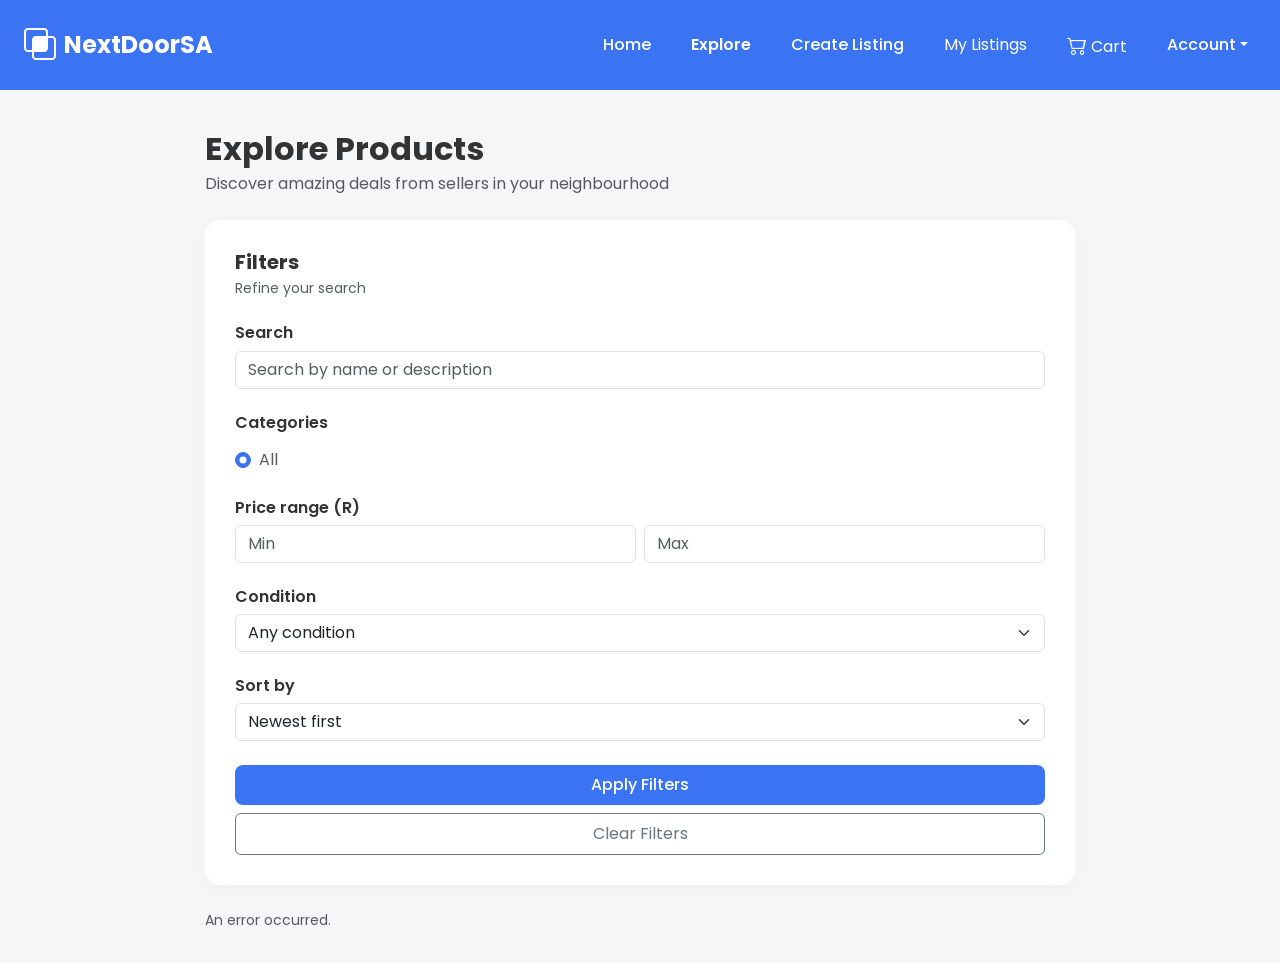
<file: web/ExploreProductsPage.html>
<!DOCTYPE html>
<html lang="en">
<head>
    <meta charset="UTF-8">
    <meta name="viewport" content="width=device-width, initial-scale=1.0">
    <title>Explore Products - NextDoorSA</title>
    <link href="https://cdn.jsdelivr.net/npm/bootstrap@5.3.0/dist/css/bootstrap.min.css" rel="stylesheet">
    <link rel="stylesheet" href="libs/bootstrap-icons/bootstrap-icons.css">
    <link href="https://fonts.googleapis.com/css2?family=Poppins:wght@300;400;500;600;700&display=swap" rel="stylesheet">

    <style>
        body {
            font-family: 'Poppins', sans-serif;
            background-color: #f4f6f8;
            color: #333;
        }

        /* Navbar */
        .navbar {
            background-color: #3b74f2;
        }
        .navbar-brand {
            font-weight: 700;
            font-size: 1.5rem;
        }

        /* Main Container */
        .content-container {
            max-width: 900px;
            margin: 0 auto;
            padding: 40px 15px;
        }

        /* Filter Card */
        .filter-card {
            background: white;
            border-radius: 16px;
            border: none;
            box-shadow: 0 4px 20px rgba(0,0,0,0.03);
            padding: 30px;
            margin-bottom: 25px;
        }

        .form-check-input:checked {
            background-color: #3b74f2;
            border-color: #3b74f2;
        }

        /* Product Cards */
        .product-card {
            background: white;
            border-radius: 16px;
            border: none;
            box-shadow: 0 4px 20px rgba(0,0,0,0.03);
            height: 100%;
            display: flex;
            flex-direction: column;
        }

        .card-img-wrapper {
            position: relative;
            height: 220px;
            border-top-left-radius: 16px;
            border-top-right-radius: 16px;
            overflow: hidden;
        }

        .card-img-wrapper img {
            width: 100%;
            height: 100%;
            object-fit: cover;
        }

        .card-img-overlay-custom {
            position: absolute;
            bottom: 0; left: 0; right: 0;
            padding: 20px;
            background: linear-gradient(to top, rgba(0,0,0,0.9), transparent);
            color: white;
            text-align: center;
        }

        .card-img-overlay-custom h5 {
            margin: 0;
            font-weight: 600;
            font-size: 1.1rem;
        }

        .product-card .card-body {
            padding: 20px;
            display: flex;
            flex-direction: column;
            flex-grow: 1;
        }

        .price-text {
            color: #3b74f2;
            font-weight: 700;
            font-size: 1.25rem;
            margin: 10px 0;
        }

        /* Buttons */
        .btn-primary {
            background-color: #3b74f2;
            border: none;
            border-radius: 8px;
            font-weight: 500;
            padding: 10px;
        }
        .btn-primary:hover {
            background-color: #2b5bc7;
        }
    </style>
</head>
<body>

<nav class="navbar navbar-expand-lg navbar-dark py-3">
    <div class="container-fluid px-4">
        <a class="navbar-brand d-flex align-items-center gap-2" href="Home.html">
            <i class="bi bi-intersect fs-2"></i> NextDoorSA
        </a>
        <button class="navbar-toggler" type="button" data-bs-toggle="collapse" data-bs-target="#navbarNav">
            <span class="navbar-toggler-icon"></span>
        </button>
        <div class="collapse navbar-collapse justify-content-end" id="navbarNav">
            <ul class="navbar-nav align-items-center gap-4">
                <li class="nav-item"><a class="nav-link text-white fw-medium" href="Home.html">Home</a></li>
                <li class="nav-item"><a class="nav-link text-white fw-medium" href="ExploreProductsPage.html">Explore</a></li>
                <li class="nav-item"><a class="nav-link text-white fw-medium" href="CreateAListing.html">Create Listing</a></li>
                <li class="nav-item"><a class="nav-link text-white" href="MyListings.html"> My Listings</a></li>
                <li class="nav-item"><a class="nav-link text-white" href="ShoppingCart.html"><i class="bi bi-cart2 fs-5"></i> Cart</a></li>
                <li class="nav-item dropdown">
                    <a class="nav-link text-white fw-medium dropdown-toggle" href="#" id="accountDropdown" role="button" data-bs-toggle="dropdown" aria-expanded="false">Account</a>
                    <ul class="dropdown-menu dropdown-menu-end" aria-labelledby="accountDropdown">
                        <li><a class="dropdown-item" href="CreateAnAccount.html">Create Account</a></li>
                        <li><a class="dropdown-item" href="LogIntoAccount.html">Log In</a></li>
                        <li><a class="dropdown-item" href="Profile.html">Profile</a></li>
                        <li><hr class="dropdown-divider"></li>
                        <li><a class="dropdown-item text-danger" href="logout.php"><i class="bi bi-box-arrow-right me-2"></i>Log Out</a></li>
                    </ul>
                </li>
            </ul>
        </div>
    </div>
</nav>

<div class="content-container">

    <div class="mb-4">
        <h2 class="fw-bold mb-1">Explore Products</h2>
        <p class="text-muted">Discover amazing deals from sellers in your neighbourhood</p>
    </div>

    <div class="filter-card">
        <h5 class="fw-bold mb-1">Filters</h5>
        <p class="text-muted small mb-4">Refine your search</p>

        <h6 class="fw-semibold mb-2 fs-6">Search</h6>
        <input type="text" class="form-control mb-4" id="filter-search" placeholder="Search by name or description">

        <h6 class="fw-semibold mb-3 fs-6">Categories</h6>
        <div class="d-flex flex-column gap-2 mb-4" id="category-options">
            <div class="form-check">
                <input class="form-check-input" type="radio" name="category" id="catAll" value="all" checked>
                <label class="form-check-label text-muted" for="catAll">All</label>
            </div>
            <!-- Category options are generated from the live listings so the filter never drifts. -->
        </div>

        <h6 class="fw-semibold mb-2 fs-6">Price range (R)</h6>
        <div class="row g-2 mb-4">
            <div class="col-6"><input type="number" min="0" step="0.01" class="form-control" id="filter-price-min" placeholder="Min"></div>
            <div class="col-6"><input type="number" min="0" step="0.01" class="form-control" id="filter-price-max" placeholder="Max"></div>
        </div>

        <h6 class="fw-semibold mb-2 fs-6">Condition</h6>
        <select class="form-select mb-4" id="filter-condition">
            <option value="all">Any condition</option>
            <!-- Condition options are generated from the live listings. -->
        </select>

        <h6 class="fw-semibold mb-2 fs-6">Sort by</h6>
        <select class="form-select mb-4" id="filter-sort">
            <option value="newest">Newest first</option>
            <option value="price-asc">Price: low to high</option>
            <option value="price-desc">Price: high to low</option>
            <option value="name-asc">Name: A to Z</option>
        </select>

        <button class="btn btn-primary w-100 py-2 mb-2" id="apply-filters-btn">Apply Filters</button>
        <button class="btn btn-outline-secondary w-100 py-2" id="clear-filters-btn">Clear Filters</button>
    </div>

    <p class="text-muted small mb-3" id="items-count">Loading...</p>

    <div class="row g-4" id="product-listings">
        <!-- Product listings will be injected here -->
    </div>
</div>

<script src="https://cdn.jsdelivr.net/npm/bootstrap@5.3.0/dist/js/bootstrap.bundle.min.js"></script>
<script>
document.addEventListener('DOMContentLoaded', () => {
    const productListings = document.getElementById('product-listings');
    const itemsCount = document.getElementById('items-count');
    let allListings = [];
    const escapeHtml = (s) => String(s == null ? '' : s).replace(/[&<>"']/g, c => ({ '&': '&amp;', '<': '&lt;', '>': '&gt;', '"': '&quot;', "'": '&#39;' }[c]));
    const categoryOptions = document.getElementById('category-options');
    const requestedCategory = new URLSearchParams(window.location.search).get('category');

    // Build the category radio list from the categories actually present in the listings,
    // so the filter can never drift out of sync with what sellers have posted.
    function buildCategoryOptions(listings) {
        const cats = [...new Set(listings.map(l => (l.category || '').trim()).filter(Boolean))].sort();
        cats.forEach((cat, i) => {
            const id = 'cat-' + i;
            const div = document.createElement('div');
            div.className = 'form-check';
            div.innerHTML = `<input class="form-check-input" type="radio" name="category" id="${id}" value="${cat}">` +
                            `<label class="form-check-label text-muted" for="${id}">${cat}</label>`;
            categoryOptions.appendChild(div);
        });
    }

    // Honour the ?category= param passed from the homepage cards.
    function preselectFromUrl() {
        if (!requestedCategory) return;
        const match = [...document.querySelectorAll('input[name="category"]')]
            .find(r => r.value.toLowerCase() === requestedCategory.toLowerCase());
        if (match) match.checked = true;
    }

    // Build the condition dropdown from the conditions actually present in listings.
    function buildConditionOptions(listings) {
        const conditionSelect = document.getElementById('filter-condition');
        const conds = [...new Set(listings.map(l => (l.condition || '').trim()).filter(Boolean))].sort();
        conds.forEach(cond => {
            const opt = document.createElement('option');
            opt.value = cond;
            opt.textContent = cond;
            conditionSelect.appendChild(opt);
        });
    }

    function getSelectedCategory() {
        const checked = document.querySelector('input[name="category"]:checked');
        return checked ? checked.value : 'all';
    }

    // Read every active filter control into a single object.
    function getFilters() {
        return {
            category: getSelectedCategory(),
            search: (document.getElementById('filter-search').value || '').trim().toLowerCase(),
            priceMin: parseFloat(document.getElementById('filter-price-min').value),
            priceMax: parseFloat(document.getElementById('filter-price-max').value),
            condition: document.getElementById('filter-condition').value,
            sort: document.getElementById('filter-sort').value
        };
    }

    function render(listings) {
        itemsCount.textContent = `${listings.length} items found`;
        productListings.innerHTML = '';

        if (listings.length === 0) {
            productListings.innerHTML = '<p class="text-center text-muted">No products found.</p>';
            return;
        }

        listings.forEach(listing => {
            const card = document.createElement('div');
            card.className = 'col-md-6';
            card.innerHTML = `
                        <div class="product-card">
                            <div class="card-img-wrapper">
                                <img src="${escapeHtml(listing.image_url) || 'https://images.unsplash.com/photo-1560393464-5c69a73c5770?w=600'}" alt="${escapeHtml(listing.title)}" loading="lazy" onerror="this.src='https://images.unsplash.com/photo-1560393464-5c69a73c5770?w=600'">
                                <div class="card-img-overlay-custom">
                                    <h5>${escapeHtml(listing.title)}</h5>
                                </div>
                            </div>
                            <div class="card-body">
                                <p class="text-muted small mb-0 flex-grow-1">${escapeHtml(listing.description)}</p>
                                <div class="price-text">R${escapeHtml(listing.price)}</div>
                                <div class="row g-2 mt-auto">
                                    <!--<div class="col-6"><button class="btn btn-outline-primary w-100">Wishlist</button></div> -->
                                    <div class="col-6"><button class="btn btn-primary w-100 btn-add-to-cart" data-listing-id="${listing.id}">Add to Cart</button></div>
                                </div>
                            </div>
                        </div>
                    `;
            productListings.appendChild(card);
        });

        document.querySelectorAll('.btn-add-to-cart').forEach(button => button.addEventListener('click', addToCart));
    }

    function applyFilters() {
        const f = getFilters();
        let results = allListings.slice();

        // Category (radio)
        if (f.category !== 'all') {
            results = results.filter(l => (l.category || '').toLowerCase() === f.category.toLowerCase());
        }

        // Condition (dropdown)
        if (f.condition && f.condition !== 'all') {
            results = results.filter(l => (l.condition || '').toLowerCase() === f.condition.toLowerCase());
        }

        // Keyword search over title + description
        if (f.search) {
            results = results.filter(l =>
                (l.title || '').toLowerCase().includes(f.search) ||
                (l.description || '').toLowerCase().includes(f.search));
        }

        // Price range (ignore blank / invalid bounds)
        if (!Number.isNaN(f.priceMin)) {
            results = results.filter(l => (Number(l.price) || 0) >= f.priceMin);
        }
        if (!Number.isNaN(f.priceMax)) {
            results = results.filter(l => (Number(l.price) || 0) <= f.priceMax);
        }

        // Sort (default 'newest' keeps the server's created_at DESC order)
        switch (f.sort) {
            case 'price-asc':  results.sort((a, b) => (Number(a.price) || 0) - (Number(b.price) || 0)); break;
            case 'price-desc': results.sort((a, b) => (Number(b.price) || 0) - (Number(a.price) || 0)); break;
            case 'name-asc':   results.sort((a, b) => (a.title || '').localeCompare(b.title || '')); break;
        }

        render(results);
    }

    document.getElementById('apply-filters-btn').addEventListener('click', applyFilters);

    // Enter in the search box applies filters immediately.
    document.getElementById('filter-search').addEventListener('keydown', (e) => {
        if (e.key === 'Enter') { e.preventDefault(); applyFilters(); }
    });

    // Reset every control back to its default and re-render.
    document.getElementById('clear-filters-btn').addEventListener('click', () => {
        document.getElementById('filter-search').value = '';
        document.getElementById('filter-price-min').value = '';
        document.getElementById('filter-price-max').value = '';
        document.getElementById('filter-condition').value = 'all';
        document.getElementById('filter-sort').value = 'newest';
        const allRadio = document.querySelector('input[name="category"][value="all"]');
        if (allRadio) allRadio.checked = true;
        applyFilters();
    });

    fetch('get_listings.php?scope=all')
        .then(response => response.json())
        .then(data => {
            if (data.success) {
                allListings = data.data;
                buildCategoryOptions(allListings);
                buildConditionOptions(allListings);
                preselectFromUrl();
                applyFilters(); // honour any category pre-selected from the URL
            } else {
                itemsCount.textContent = 'Could not load items.';
            }
        })
        .catch(error => {
            console.error('Error fetching listings:', error);
            itemsCount.textContent = 'An error occurred.';
        });

    function addToCart(event) {
        const button = event.currentTarget;
        const listingId = button.dataset.listingId;
        const originalText = button.innerHTML;

        button.disabled = true;
        button.innerHTML = '<span class="spinner-border spinner-border-sm" role="status" aria-hidden="true"></span>';

        const formData = new FormData();
        formData.append('listing_id', listingId);

        fetch('add_to_cart.php', { method: 'POST', body: formData })
            .then(res => res.json())
            .then(data => {
                if (data.success) {
                    button.innerHTML = '<i class="bi bi-check-lg"></i> Added';
                    setTimeout(() => {
                        button.disabled = false;
                        button.innerHTML = originalText;
                    }, 2000);
                } else {
                    alert(data.error || 'Failed to add to cart.');
                    button.disabled = false;
                    button.innerHTML = originalText;
                }
            })
            .catch(err => {
                alert('An error occurred.');
                button.disabled = false;
                button.innerHTML = originalText;
            });
    }
});
</script>
<script src="nav-auth.js"></script>
</body>
</html>
</file>
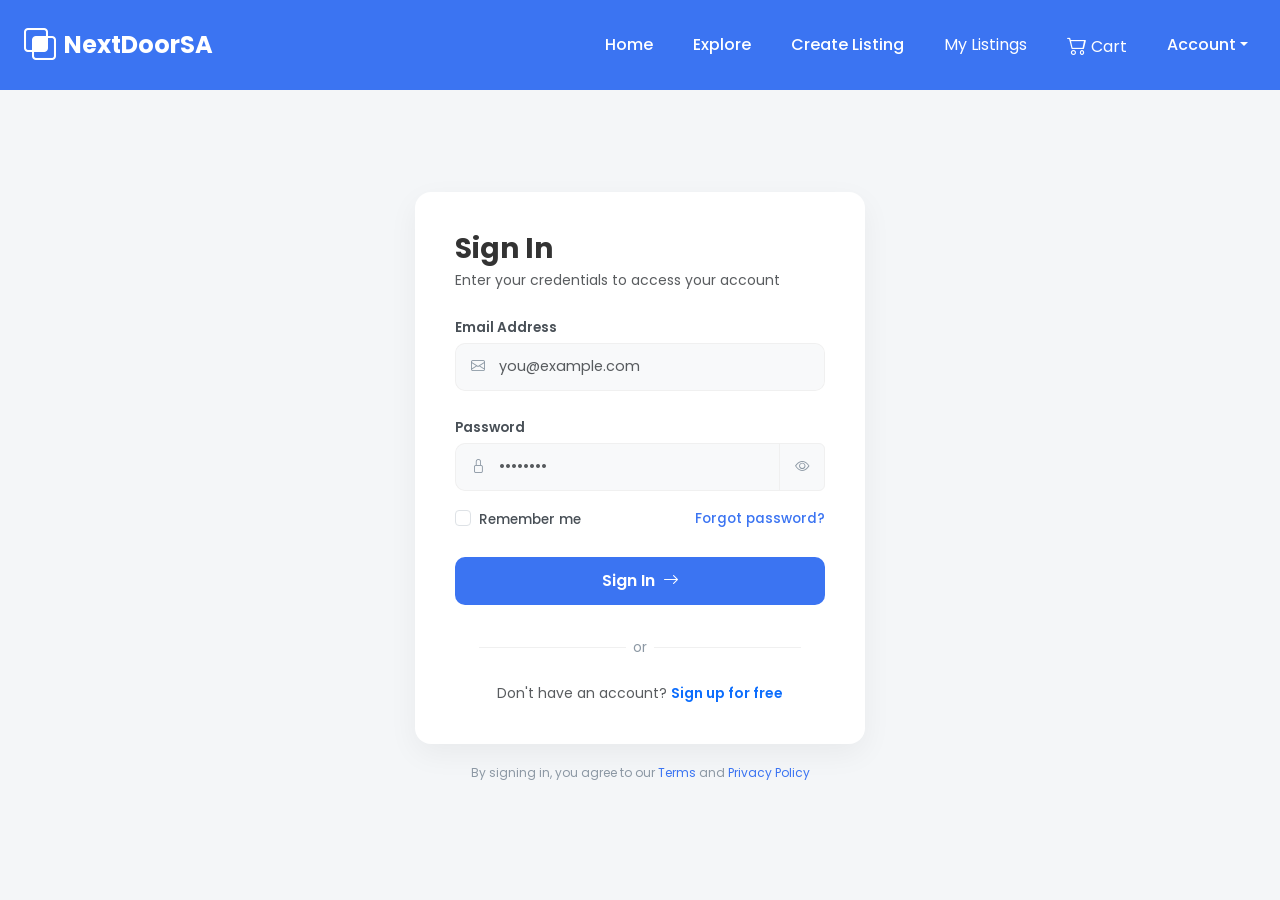
<file: web/LogIntoAccount.html>
<!DOCTYPE html>
<html lang="en">

<head>
    <meta charset="UTF-8">
    <meta name="viewport" content="width=device-width, initial-scale=1.0">
    <title>Sign In - NextDoorSA</title>
    <link href="https://cdn.jsdelivr.net/npm/bootstrap@5.3.0/dist/css/bootstrap.min.css" rel="stylesheet">
    <link rel="stylesheet" href="libs/bootstrap-icons/bootstrap-icons.css">
    <link href="https://fonts.googleapis.com/css2?family=Poppins:wght@300;400;500;600;700&display=swap"
        rel="stylesheet">

    <style>
        body {
            font-family: 'Poppins', sans-serif;
            background-color: #f4f6f8;
            color: #333;
            min-height: 100vh;
            display: flex;
            flex-direction: column;
        }

        /* Navbar */
        .navbar {
            background-color: #3b74f2;
        }

        .navbar-brand {
            font-weight: 700;
            font-size: 1.5rem;
        }

        /* Main Content Wrapper */
        .main-wrapper {
            flex: 1;
            display: flex;
            flex-direction: column;
            align-items: center;
            justify-content: center;
            padding: 40px 15px;
        }

        /* Form Card */
        .auth-card {
            background: white;
            border-radius: 16px;
            border: none;
            box-shadow: 0 10px 30px rgba(0, 0, 0, 0.05);
            max-width: 450px;
            width: 100%;
            padding: 40px;
            margin-bottom: 20px;
        }

        /* Inputs */
        .form-label {
            font-weight: 600;
            font-size: 0.85rem;
            color: #495057;
            margin-bottom: 5px;
        }

        .form-control,
        .input-group-text {
            background-color: #f8f9fa;
            border: 1px solid #f0f0f0;
            padding: 12px 15px;
            font-size: 0.9rem;
            box-shadow: none;
        }

        .form-control {
            border-radius: 10px;
        }

        .input-group>.form-control {
            border-top-left-radius: 0;
            border-bottom-left-radius: 0;
        }

        .input-group>.input-group-text {
            border-top-left-radius: 10px;
            border-bottom-left-radius: 10px;
            color: #8c98a4;
        }

        .form-control:focus {
            background-color: white;
            border-color: #3b74f2;
            box-shadow: 0 0 0 0.2rem rgba(59, 116, 242, 0.1);
            z-index: 0;
        }

        /* Checkbox & Links */
        .form-check-input {
            margin-top: 0.2rem;
        }

        .form-check-input:checked {
            background-color: #3b74f2;
            border-color: #3b74f2;
        }

        .form-check-label {
            font-size: 0.85rem;
            color: #495057;
            font-weight: 500;
        }

        .forgot-link {
            font-size: 0.85rem;
            color: #3b74f2;
            text-decoration: none;
            font-weight: 500;
        }

        .forgot-link:hover {
            text-decoration: underline;
        }

        /* Button */
        .btn-primary {
            background-color: #3b74f2;
            border: none;
            border-radius: 10px;
            padding: 12px;
            font-weight: 600;
            font-size: 1rem;
        }

        .btn-primary:hover {
            background-color: #2b5bc7;
        }

        /* Divider */
        .divider {
            display: flex;
            align-items: center;
            text-align: center;
            margin: 25px 0;
            color: #8c98a4;
            font-size: 0.85rem;
        }

        .divider::before,
        .divider::after {
            content: '';
            flex: 1;
            border-bottom: 1px solid #f0f0f0;
        }

        .divider:not(:empty)::before {
            margin-right: .5em;
        }

        .divider:not(:empty)::after {
            margin-left: .5em;
        }

        /* Footer Text */
        .bottom-terms {
            font-size: 0.75rem;
            color: #8c98a4;
            text-align: center;
        }

        .bottom-terms a {
            color: #3b74f2;
            text-decoration: none;
        }
    </style>
</head>

<body>

    <nav class="navbar navbar-expand-lg navbar-dark py-3">
        <div class="container-fluid px-4">
            <a class="navbar-brand d-flex align-items-center gap-2" href="Home.html">
                <i class="bi bi-intersect fs-2"></i> NextDoorSA
            </a>
            <button class="navbar-toggler" type="button" data-bs-toggle="collapse" data-bs-target="#navbarNav">
                <span class="navbar-toggler-icon"></span>
            </button>
            <div class="collapse navbar-collapse justify-content-end" id="navbarNav">
                <ul class="navbar-nav align-items-center gap-4">
                    <li class="nav-item"><a class="nav-link text-white fw-medium" href="Home.html">Home</a></li>
                    <li class="nav-item"><a class="nav-link text-white fw-medium"
                            href="ExploreProductsPage.html">Explore</a></li>
                    <li class="nav-item"><a class="nav-link text-white fw-medium" href="CreateAListing.html">Create
                            Listing</a></li>
                    <li class="nav-item"><a class="nav-link text-white" href="MyListings.html"> My Listings</a></li>
                    <li class="nav-item"><a class="nav-link text-white" href="ShoppingCart.html"><i
                                class="bi bi-cart2 fs-5"></i> Cart</a></li>
                    <li class="nav-item dropdown">
                        <a class="nav-link text-white fw-medium dropdown-toggle" href="#" id="accountDropdown"
                            role="button" data-bs-toggle="dropdown" aria-expanded="false">Account</a>
                        <ul class="dropdown-menu dropdown-menu-end" aria-labelledby="accountDropdown">
                            <li><a class="dropdown-item" href="CreateAnAccount.html">Create Account</a></li>
                            <li><a class="dropdown-item" href="LogIntoAccount.html">Log In</a></li>
                            <li><a class="dropdown-item" href="Profile.html">Profile</a></li>
                            <li>
                                <hr class="dropdown-divider">
                            </li>
                            <li><a class="dropdown-item text-danger" href="logout.php"><i
                                        class="bi bi-box-arrow-right me-2"></i>Log Out</a></li>
                        </ul>
                    </li>
                </ul>
            </div>
        </div>
    </nav>

    <div class="main-wrapper">
        <div class="auth-card">
            <h3 class="fw-bold mb-1">Sign In</h3>
            <p class="text-muted small mb-4">Enter your credentials to access your account</p>

            <div id="alert-container"></div>

            <form id="login-form">
                <div class="mb-4">
                    <label class="form-label" for="email">Email Address</label>
                    <div class="input-group">
                        <span class="input-group-text bg-light border-end-0"><i class="bi bi-envelope"></i></span>
                        <input type="email" id="email" name="email" class="form-control border-start-0 ps-0"
                            placeholder="you@example.com" required>
                    </div>
                </div>

                <div class="mb-3">
                    <label class="form-label" for="password">Password</label>
                    <div class="input-group">
                        <span class="input-group-text bg-light border-end-0"><i class="bi bi-lock"></i></span>
                        <input type="password" id="password" name="password" class="form-control border-start-0 ps-0"
                            placeholder="••••••••" required>
                        <button class="input-group-text bg-light" type="button" id="toggle-password" tabindex="-1"
                            aria-label="Show password"><i class="bi bi-eye" id="toggle-password-icon"></i></button>
                    </div>
                </div>

                <div class="d-flex justify-content-between align-items-center mb-4 mt-3">
                    <div class="form-check">
                        <input class="form-check-input" type="checkbox" id="rememberCheck">
                        <label class="form-check-label" for="rememberCheck">
                            Remember me
                        </label>
                    </div>
                    <a href="#" class="forgot-link">Forgot password?</a>
                </div>

                <button type="submit" class="btn btn-primary w-100 mb-2" id="submit-btn">
                    Sign In <i class="bi bi-arrow-right ms-1"></i>
                </button>

                <div class="divider px-4">or</div>

                <div class="text-center mt-2">
                    <p class="text-muted small mb-0">Don't have an account? <a href="CreateAnAccount.html"
                            class="text-primary text-decoration-none fw-semibold">Sign up for free</a></p>
                </div>
            </form>
        </div>

        <p class="bottom-terms">
            By signing in, you agree to our <a href="#">Terms</a> and <a href="#">Privacy Policy</a>
        </p>
    </div>

    <script src="https://cdn.jsdelivr.net/npm/bootstrap@5.3.0/dist/js/bootstrap.bundle.min.js"></script>
    <script>
        document.addEventListener('DOMContentLoaded', () => {
            const form = document.getElementById('login-form');
            const alertContainer = document.getElementById('alert-container');
            const submitBtn = document.getElementById('submit-btn');

            // Show/hide password toggle
            const pwToggle = document.getElementById('toggle-password');
            const pwInput = document.getElementById('password');
            const pwIcon = document.getElementById('toggle-password-icon');
            pwToggle.addEventListener('click', () => {
                const show = pwInput.type === 'password';
                pwInput.type = show ? 'text' : 'password';
                pwIcon.className = show ? 'bi bi-eye-slash' : 'bi bi-eye';
                pwToggle.setAttribute('aria-label', show ? 'Hide password' : 'Show password');
            });

            // Warm up the InfinityFree anti-bot layer on page load so the first login
            // POST lands on a "warm" connection and its session cookie actually sticks.
            fetch('session_status.php', { credentials: 'same-origin', cache: 'no-store' }).catch(() => { });

            // After a successful login, InfinityFree can drop the session cookie on the
            // very first (cold) request. Confirm the session is truly live before we
            // navigate — re-asserting the login once if needed — so the destination page
            // (e.g. the admin dashboard) doesn't bounce the user back to sign-in.
            async function confirmSessionThenRedirect(target, formData) {
                for (let i = 0; i < 6; i++) {
                    try {
                        const s = await fetch('session_status.php', { credentials: 'same-origin', cache: 'no-store' }).then(r => r.json());
                        if (s.loggedIn) { window.location.href = target; return; }
                    } catch (e) { /* anti-bot challenge / blip: keep trying */ }
                    if (i === 1) {
                        // Re-assert the credentials once to warm a cold session.
                        try { await fetch('login_handler.php', { method: 'POST', credentials: 'same-origin', body: formData }); } catch (e) { }
                    }
                    await new Promise(res => setTimeout(res, 600));
                }
                window.location.href = target; // fallback: navigate anyway
            }

            form.addEventListener('submit', function (e) {
                e.preventDefault();

                alertContainer.innerHTML = '';
                submitBtn.disabled = true;
                const originalBtnText = submitBtn.innerHTML;
                submitBtn.innerHTML = '<span class="spinner-border spinner-border-sm" role="status" aria-hidden="true"></span> Signing In...';

                const formData = new FormData(form);

                fetch('login_handler.php', {
                    method: 'POST',
                    body: formData
                })
                    .then(response => response.json())
                    .then(data => {
                        if (data.success) {
                            alertContainer.innerHTML = `
                    <div class="alert alert-success">
                        <i class="bi bi-check-circle-fill me-2"></i> ${data.message} Redirecting...
                    </div>`;
                            confirmSessionThenRedirect(data.redirect || 'Home.html', formData);
                        } else {
                            alertContainer.innerHTML = `
                    <div class="alert alert-danger alert-dismissible fade show" role="alert">
                        <i class="bi bi-exclamation-triangle-fill me-2"></i> ${data.error}
                        <button type="button" class="btn-close" data-bs-dismiss="alert" aria-label="Close"></button>
                    </div>`;
                            submitBtn.disabled = false;
                            submitBtn.innerHTML = originalBtnText;
                        }
                    })
                    .catch(error => {
                        console.error('Error:', error);
                        alertContainer.innerHTML = `
                <div class="alert alert-danger alert-dismissible fade show" role="alert">
                    <i class="bi bi-exclamation-triangle-fill me-2"></i> An unexpected error occurred.
                    <button type="button" class="btn-close" data-bs-dismiss="alert" aria-label="Close"></button>
                </div>`;
                        submitBtn.disabled = false;
                        submitBtn.innerHTML = originalBtnText;
                    });
            });
        });
    </script>
    <script src="nav-auth.js"></script>
</body>

</html>
</file>
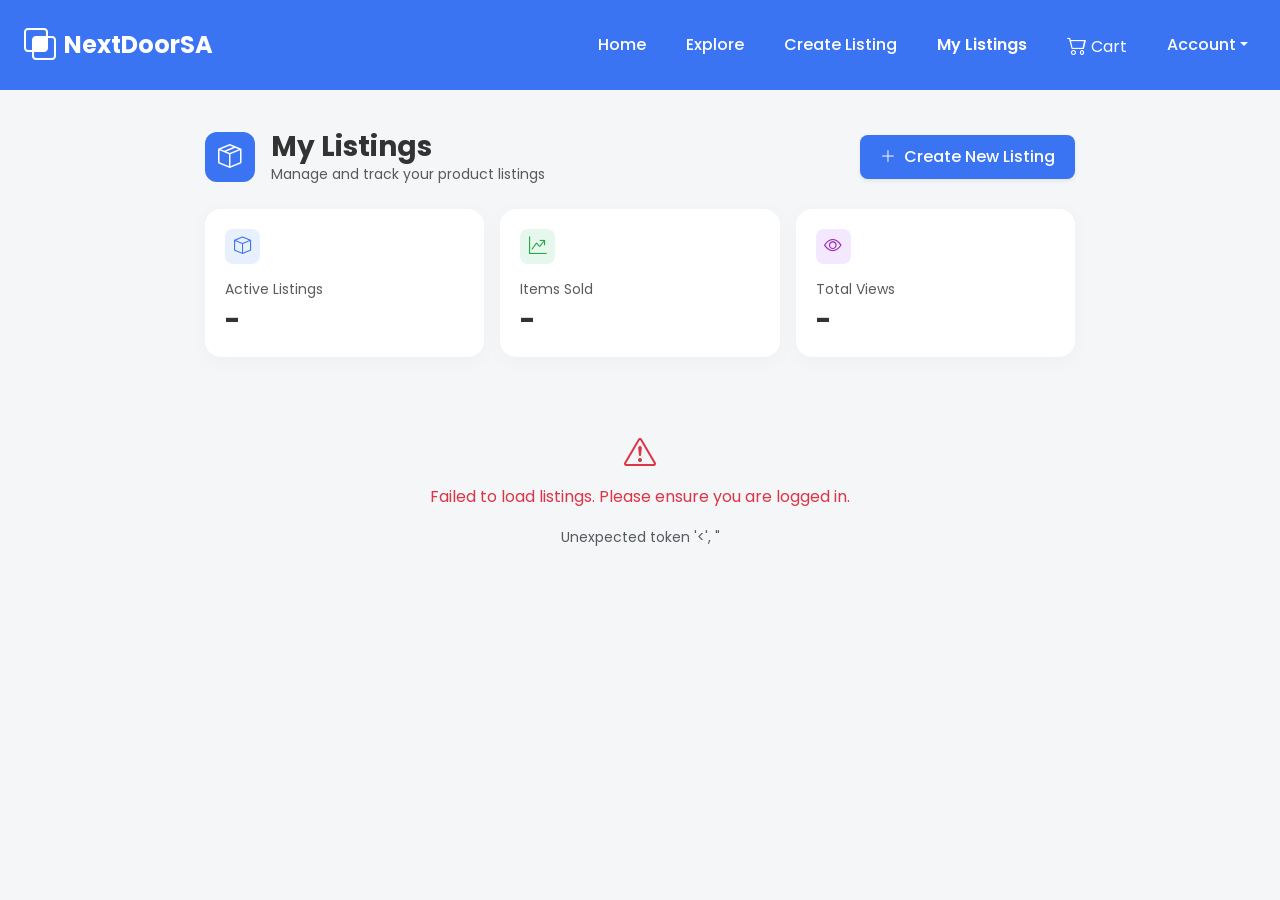
<file: web/MyListings.html>
<!DOCTYPE html>
<html lang="en">
<head>
    <meta charset="UTF-8">
    <meta name="viewport" content="width=device-width, initial-scale=1.0">
    <title>My Listings - NextDoorSA</title>
    <link href="https://cdn.jsdelivr.net/npm/bootstrap@5.3.0/dist/css/bootstrap.min.css" rel="stylesheet">
    <link rel="stylesheet" href="libs/bootstrap-icons/bootstrap-icons.css">
    <link href="https://fonts.googleapis.com/css2?family=Poppins:wght@300;400;500;600;700&display=swap" rel="stylesheet">

    <style>
        body {
            font-family: 'Poppins', sans-serif;
            background-color: #f4f6f8;
            color: #333;
        }

        /* Navbar */
        .navbar {
            background-color: #3b74f2;
        }
        .navbar-brand {
            font-weight: 700;
            font-size: 1.5rem;
        }

        /* Main Container */
        .content-container {
            max-width: 900px;
            margin: 0 auto;
            padding: 40px 15px;
        }

        /* Header Elements */
        .header-icon {
            width: 50px;
            height: 50px;
            background-color: #3b74f2;
            color: white;
            border-radius: 12px;
            display: flex;
            align-items: center;
            justify-content: center;
            font-size: 1.5rem;
        }

        .btn-create {
            background-color: #3b74f2;
            border: none;
            border-radius: 8px;
            padding: 10px 20px;
            font-weight: 500;
        }
        .btn-create:hover {
            background-color: #2b5bc7;
        }

        /* Stats Cards */
        .stat-card {
            background: white;
            border-radius: 16px;
            border: none;
            box-shadow: 0 4px 20px rgba(0,0,0,0.03);
            padding: 20px;
            height: 100%;
        }

        .stat-icon {
            width: 35px;
            height: 35px;
            border-radius: 8px;
            display: flex;
            align-items: center;
            justify-content: center;
            font-size: 1.1rem;
            margin-bottom: 15px;
        }
        .icon-blue { background-color: #e8f0fe; color: #3b74f2; }
        .icon-green { background-color: #e6f8ed; color: #28a745; }
        .icon-purple { background-color: #f3e8fe; color: #9c27b0; }

        /* Listing Cards */
        .listing-card {
            background: white;
            border-radius: 16px;
            border: none;
            box-shadow: 0 4px 20px rgba(0,0,0,0.03);
            overflow: hidden;
            display: flex;
            flex-direction: column;
            height: 100%;
        }

        .listing-img-wrapper {
            position: relative;
            height: 220px;
        }
        .listing-img-wrapper img {
            width: 100%;
            height: 100%;
            object-fit: cover;
        }

        /* Badges */
        .badge-status {
            position: absolute;
            top: 15px; left: 15px;
            padding: 5px 12px;
            border-radius: 20px;
            font-size: 0.75rem;
            font-weight: 600;
            display: flex;
            align-items: center;
            gap: 5px;
        }
        .badge-active { background-color: #e6f8ed; color: #28a745; }
        .badge-sold { background-color: #f8f9fa; color: #6c757d; border: 1px solid #dee2e6; }

        .badge-category {
            position: absolute;
            top: 15px; right: 15px;
            background: white;
            color: #333;
            padding: 5px 12px;
            border-radius: 20px;
            font-size: 0.75rem;
            font-weight: 600;
        }

        /* Card Content */
        .listing-card .card-body {
            padding: 20px;
            display: flex;
            flex-direction: column;
            flex-grow: 1;
        }

        .price-text {
            color: #3b74f2;
            font-weight: 700;
            font-size: 1.2rem;
        }

        .meta-info {
            font-size: 0.8rem;
            color: #8c98a4;
            display: flex;
            align-items: center;
            gap: 5px;
        }

        /* Action Buttons */
        .btn-edit {
            background-color: #f8f9fa;
            color: #495057;
            border: none;
            border-radius: 8px;
            font-weight: 500;
            font-size: 0.9rem;
            padding: 10px;
        }
        .btn-edit:hover { background-color: #e9ecef; }

        .btn-delete {
            background-color: #fff0f0;
            color: #dc3545;
            border: none;
            border-radius: 8px;
            font-weight: 500;
            font-size: 0.9rem;
            padding: 10px;
        }
        .btn-delete:hover { background-color: #ffe3e3; color: #dc3545; }

        .loading, .error {
            text-align: center;
            padding: 40px;
            color: #6c757d;
        }
        .error {
            color: #dc3545;
        }
    </style>
</head>
<body>

<nav class="navbar navbar-expand-lg navbar-dark py-3">
    <div class="container-fluid px-4">
        <a class="navbar-brand d-flex align-items-center gap-2" href="Home.html">
            <i class="bi bi-intersect fs-2"></i> NextDoorSA
        </a>
        <button class="navbar-toggler" type="button" data-bs-toggle="collapse" data-bs-target="#navbarNav">
            <span class="navbar-toggler-icon"></span>
        </button>
        <div class="collapse navbar-collapse justify-content-end" id="navbarNav">
            <ul class="navbar-nav align-items-center gap-4">
                <li class="nav-item"><a class="nav-link text-white fw-medium" href="Home.html">Home</a></li>
                <li class="nav-item"><a class="nav-link text-white fw-medium" href="ExploreProductsPage.html">Explore</a></li>
                <li class="nav-item"><a class="nav-link text-white fw-medium" href="CreateAListing.html">Create Listing</a></li>
                <li class="nav-item"><a class="nav-link text-white" href="MyListings.html"> My Listings</a></li>
                <li class="nav-item"><a class="nav-link text-white" href="ShoppingCart.html"><i class="bi bi-cart2 fs-5"></i> Cart</a></li>
                <li class="nav-item dropdown">
                    <a class="nav-link text-white fw-medium dropdown-toggle" href="#" id="accountDropdown" role="button" data-bs-toggle="dropdown" aria-expanded="false">Account</a>
                    <ul class="dropdown-menu dropdown-menu-end" aria-labelledby="accountDropdown">
                        <li><a class="dropdown-item" href="CreateAnAccount.html">Create Account</a></li>
                        <li><a class="dropdown-item" href="LogIntoAccount.html">Log In</a></li>
                        <li><a class="dropdown-item" href="Profile.html">Profile</a></li>
                        <li><hr class="dropdown-divider"></li>
                        <li><a class="dropdown-item text-danger" href="logout.php"><i class="bi bi-box-arrow-right me-2"></i>Log Out</a></li>
                    </ul>
                </li>
            </ul>
        </div>
    </div>
</nav>

<div class="content-container">

    <div class="d-flex flex-column flex-md-row justify-content-between align-items-md-center mb-4 gap-3">
        <div class="d-flex align-items-center">
            <div class="header-icon me-3">
                <i class="bi bi-box-seam"></i>
            </div>
            <div>
                <h3 class="fw-bold mb-0">My Listings</h3>
                <p class="text-muted small mb-0">Manage and track your product listings</p>
            </div>
        </div>
        <button class="btn btn-primary btn-create text-white shadow-sm" onclick="window.location.href='CreateAListing.html'">
            <i class="bi bi-plus-lg me-1"></i> Create New Listing
        </button>
    </div>

    <div class="row g-3 mb-4 pb-2" id="stats-container">
        <!-- Stats will be populated dynamically -->
        <div class="col-4">
            <div class="stat-card">
                <div class="stat-icon icon-blue"><i class="bi bi-box"></i></div>
                <p class="text-muted small mb-1">Active Listings</p>
                <h3 class="fw-bold mb-0" id="stat-active">-</h3>
            </div>
        </div>
        <div class="col-4">
            <div class="stat-card">
                <div class="stat-icon icon-green"><i class="bi bi-graph-up-arrow"></i></div>
                <p class="text-muted small mb-1">Items Sold</p>
                <h3 class="fw-bold mb-0" id="stat-sold">-</h3>
            </div>
        </div>
        <div class="col-4">
            <div class="stat-card">
                <div class="stat-icon icon-purple"><i class="bi bi-eye"></i></div>
                <p class="text-muted small mb-1">Total Views</p>
                <h3 class="fw-bold mb-0" id="stat-views">-</h3>
            </div>
        </div>
    </div>

    <div class="row g-4" id="listings-container">
        <div class="col-12 loading">
            <div class="spinner-border text-primary" role="status">
                <span class="visually-hidden">Loading...</span>
            </div>
            <p class="mt-2">Loading your listings...</p>
        </div>
    </div>
</div>

<div class="modal fade" id="editListingModal" tabindex="-1">
    <div class="modal-dialog modal-dialog-centered">
        <div class="modal-content border-0" style="border-radius: 16px;">
            <div class="modal-header border-0 pb-0">
                <h5 class="modal-title fw-bold">Edit Listing</h5>
                <button type="button" class="btn-close" data-bs-dismiss="modal"></button>
            </div>
            <div class="modal-body">
                <div id="edit-alert"></div>
                <form id="edit-listing-form">
                    <input type="hidden" id="edit-listing-id" name="listing_id">
                    <div class="mb-3">
                        <label class="form-label fw-medium small">Title</label>
                        <input type="text" class="form-control" id="edit-title" name="title" required>
                    </div>
                    <div class="mb-3">
                        <label class="form-label fw-medium small">Description</label>
                        <textarea class="form-control" id="edit-description" name="description" rows="3"></textarea>
                    </div>
                    <div class="row">
                        <div class="col-md-6 mb-3">
                            <label class="form-label fw-medium small">Price (ZAR)</label>
                            <input type="number" min="1" step="0.01" class="form-control" id="edit-price" name="price" required>
                        </div>
                        <div class="col-md-6 mb-3">
                            <label class="form-label fw-medium small">Category</label>
                            <select class="form-select" id="edit-category" name="category" required>
                                <option>Electronics</option>
                                <option>Furniture</option>
                                <option>Home</option>
                                <option>Clothing</option>
                                <option>Books</option>
                                <option>Sports</option>
                                <option>Vehicles</option>
                            </select>
                        </div>
                    </div>
                    <div class="mb-2">
                        <label class="form-label fw-medium small">Status</label>
                        <select class="form-select" id="edit-status" name="status">
                            <option value="active">Active</option>
                            <option value="sold">Sold</option>
                        </select>
                    </div>
                </form>
            </div>
            <div class="modal-footer border-0 pt-0">
                <button type="button" class="btn btn-light" data-bs-dismiss="modal">Cancel</button>
                <button type="button" class="btn btn-primary px-4" id="save-listing-btn">Save Changes</button>
            </div>
        </div>
    </div>
</div>

<script src="https://cdn.jsdelivr.net/npm/bootstrap@5.3.0/dist/js/bootstrap.bundle.min.js"></script>
<script>
document.addEventListener('DOMContentLoaded', () => {
    const listingsContainer = document.getElementById('listings-container');
    const statActive = document.getElementById('stat-active');
    const statSold = document.getElementById('stat-sold');
    const statViews = document.getElementById('stat-views');

    const fmt = (v) => new Intl.NumberFormat('en-ZA', { style: 'currency', currency: 'ZAR' }).format(v);
    const escapeHtml = (s) => String(s == null ? '' : s).replace(/[&<>"']/g, c => ({ '&': '&amp;', '<': '&lt;', '>': '&gt;', '"': '&quot;', "'": '&#39;' }[c]));
    const listingsById = {};
    const editModalEl = document.getElementById('editListingModal');
    const editModal = new bootstrap.Modal(editModalEl);

    function timeAgo(dateString) {
        const date = new Date(dateString);
        const seconds = Math.floor((new Date() - date) / 1000);

        let interval = seconds / 31536000;
        if (interval > 1) return Math.floor(interval) + " years ago";
        interval = seconds / 2592000;
        if (interval > 1) return Math.floor(interval) + " months ago";
        interval = seconds / 86400;
        if (interval > 1) return Math.floor(interval) + " days ago";
        interval = seconds / 3600;
        if (interval > 1) return Math.floor(interval) + " hours ago";
        interval = seconds / 60;
        if (interval > 1) return Math.floor(interval) + " minutes ago";
        return Math.floor(seconds) + " seconds ago";
    }

    fetch('get_listings.php?scope=user')
        .then(response => {
            if (response.status === 401) {
                window.location.href = 'LogIntoAccount.html';
                throw new Error('Not logged in');
            }
            return response.json();
        })
        .then(result => {
            if (!result.success) {
                throw new Error(result.error || 'Failed to fetch listings');
            }

            const listings = result.data;
            listingsContainer.innerHTML = '';

            if (listings.length === 0) {
                listingsContainer.innerHTML = `
                    <div class="col-12 text-center p-5">
                        <i class="bi bi-inbox text-muted" style="font-size: 3rem;"></i>
                        <p class="mt-3 text-muted">You don't have any listings yet.</p>
                        <button class="btn btn-outline-primary mt-2" onclick="window.location.href='CreateAListing.html'">Create your first listing</button>
                    </div>`;

                statActive.textContent = '0';
                statSold.textContent = '0';
                statViews.textContent = '0';
                return;
            }

            let activeCount = 0;
            let soldCount = 0;
            let viewsCount = 0;

            listings.forEach(listing => {
                listingsById[listing.id] = listing;
                // Update stats
                if (listing.status.toLowerCase() === 'active') activeCount++;
                if (listing.status.toLowerCase() === 'sold') soldCount++;
                viewsCount += Number(listing.views) || 0;

                // Build card
                const isActive = listing.status.toLowerCase() === 'active';
                const opacityClass = isActive ? '' : 'opacity-75';
                const badgeClass = isActive ? 'badge-active' : 'badge-sold';
                const badgeIcon = isActive ? 'text-success' : 'text-secondary';
                const badgeText = isActive ? 'Active' : 'Sold';
                const editDisabled = isActive ? '' : 'disabled';

                const card = document.createElement('div');
                card.className = 'col-md-6';
                card.innerHTML = `
                    <div class="listing-card ${opacityClass}">
                        <div class="listing-img-wrapper">
                            <img src="${escapeHtml(listing.image_url) || 'https://images.unsplash.com/photo-1560393464-5c69a73c5770?w=600'}" alt="${escapeHtml(listing.title)}" loading="lazy" onerror="this.src='https://images.unsplash.com/photo-1560393464-5c69a73c5770?w=600'">
                            <span class="badge-status ${badgeClass}">
                                <i class="bi bi-circle-fill ${badgeIcon}" style="font-size: 0.4rem;"></i> ${badgeText}
                            </span>
                            <span class="badge-category">${escapeHtml(listing.category) || 'Uncategorized'}</span>
                        </div>
                        <div class="card-body">
                            <h6 class="fw-bold mb-2">${escapeHtml(listing.title)}</h6>
                            <div class="d-flex justify-content-between align-items-center mb-3">
                                <span class="price-text">${fmt(listing.price)}</span>
                                <span class="meta-info"><i class="bi bi-eye"></i> ${listing.views || 0}</span>
                            </div>
                            <div class="meta-info mb-4">
                                <i class="bi bi-clock"></i> ${timeAgo(listing.created_at)}
                            </div>
                            <div class="row g-2 mt-auto">
                                <div class="col-6">
                                    <button class="btn btn-edit w-100 btn-edit-listing" data-listing-id="${listing.id}" ${editDisabled}><i class="bi bi-pencil-square me-1"></i> Edit</button>
                                </div>
                                <div class="col-6">
                                    <button class="btn btn-delete w-100" data-listing-id="${listing.id}"><i class="bi bi-trash3 me-1"></i> Delete</button>
                                </div>
                            </div>
                        </div>
                    </div>
                `;
                listingsContainer.appendChild(card);
            });

            // Render stats
            statActive.textContent = activeCount;
            statSold.textContent = soldCount;
            statViews.textContent = viewsCount;

            document.querySelectorAll('.btn-delete').forEach(button => button.addEventListener('click', deleteListing));
            document.querySelectorAll('.btn-edit-listing').forEach(button => button.addEventListener('click', openEdit));

        })
        .catch(error => {
            if (error.message !== 'Not logged in') {
                console.error('Error fetching listings:', error);
                listingsContainer.innerHTML = `
                    <div class="col-12 error">
                        <i class="bi bi-exclamation-triangle" style="font-size: 2rem;"></i>
                        <p class="mt-2">Failed to load listings. Please ensure you are logged in.</p>
                        <small class="text-muted">${error.message}</small>
                    </div>
                `;
            }
        });

    function deleteListing(event) {
        const button = event.currentTarget;
        const listingId = button.dataset.listingId;

        if (!confirm('Are you sure you want to delete this listing?')) {
            return;
        }

        const formData = new FormData();
        formData.append('listing_id', listingId);

        fetch('delete_listing.php', { method: 'POST', body: formData })
            .then(res => res.json())
            .then(data => {
                if (data.success) {
                    // Remove the card from the view
                    button.closest('.col-md-6').remove();
                } else {
                    alert(data.error || 'Failed to delete listing.');
                }
            })
            .catch(err => alert('An error occurred.'));
    }

    function openEdit(event) {
        const id = event.currentTarget.dataset.listingId;
        const listing = listingsById[id];
        if (!listing) return;
        document.getElementById('edit-listing-id').value = listing.id;
        document.getElementById('edit-title').value = listing.title || '';
        document.getElementById('edit-description').value = listing.description || '';
        document.getElementById('edit-price').value = listing.price || '';
        document.getElementById('edit-category').value = listing.category || 'Electronics';
        document.getElementById('edit-status').value = (listing.status || 'active').toLowerCase();
        document.getElementById('edit-alert').innerHTML = '';
        editModal.show();
    }

    document.getElementById('save-listing-btn').addEventListener('click', () => {
        const saveBtn = document.getElementById('save-listing-btn');
        const form = document.getElementById('edit-listing-form');
        const alertBox = document.getElementById('edit-alert');
        if (!form.checkValidity()) { form.reportValidity(); return; }

        const original = saveBtn.innerHTML;
        saveBtn.disabled = true;
        saveBtn.innerHTML = '<span class="spinner-border spinner-border-sm"></span> Saving...';

        fetch('update_listing.php', { method: 'POST', credentials: 'same-origin', body: new FormData(form) })
            .then(res => res.json())
            .then(data => {
                if (data.success) {
                    editModal.hide();
                    // Refresh to reflect the saved changes and recompute stats.
                    window.location.reload();
                } else {
                    alertBox.innerHTML = `<div class="alert alert-danger py-2 small mb-0">${escapeHtml(data.error || 'Could not save.')}</div>`;
                }
            })
            .catch(() => { alertBox.innerHTML = '<div class="alert alert-danger py-2 small mb-0">An unexpected error occurred.</div>'; })
            .finally(() => { saveBtn.disabled = false; saveBtn.innerHTML = original; });
    });
});
</script>
<script src="nav-auth.js"></script>
</body>
</html>
</file>
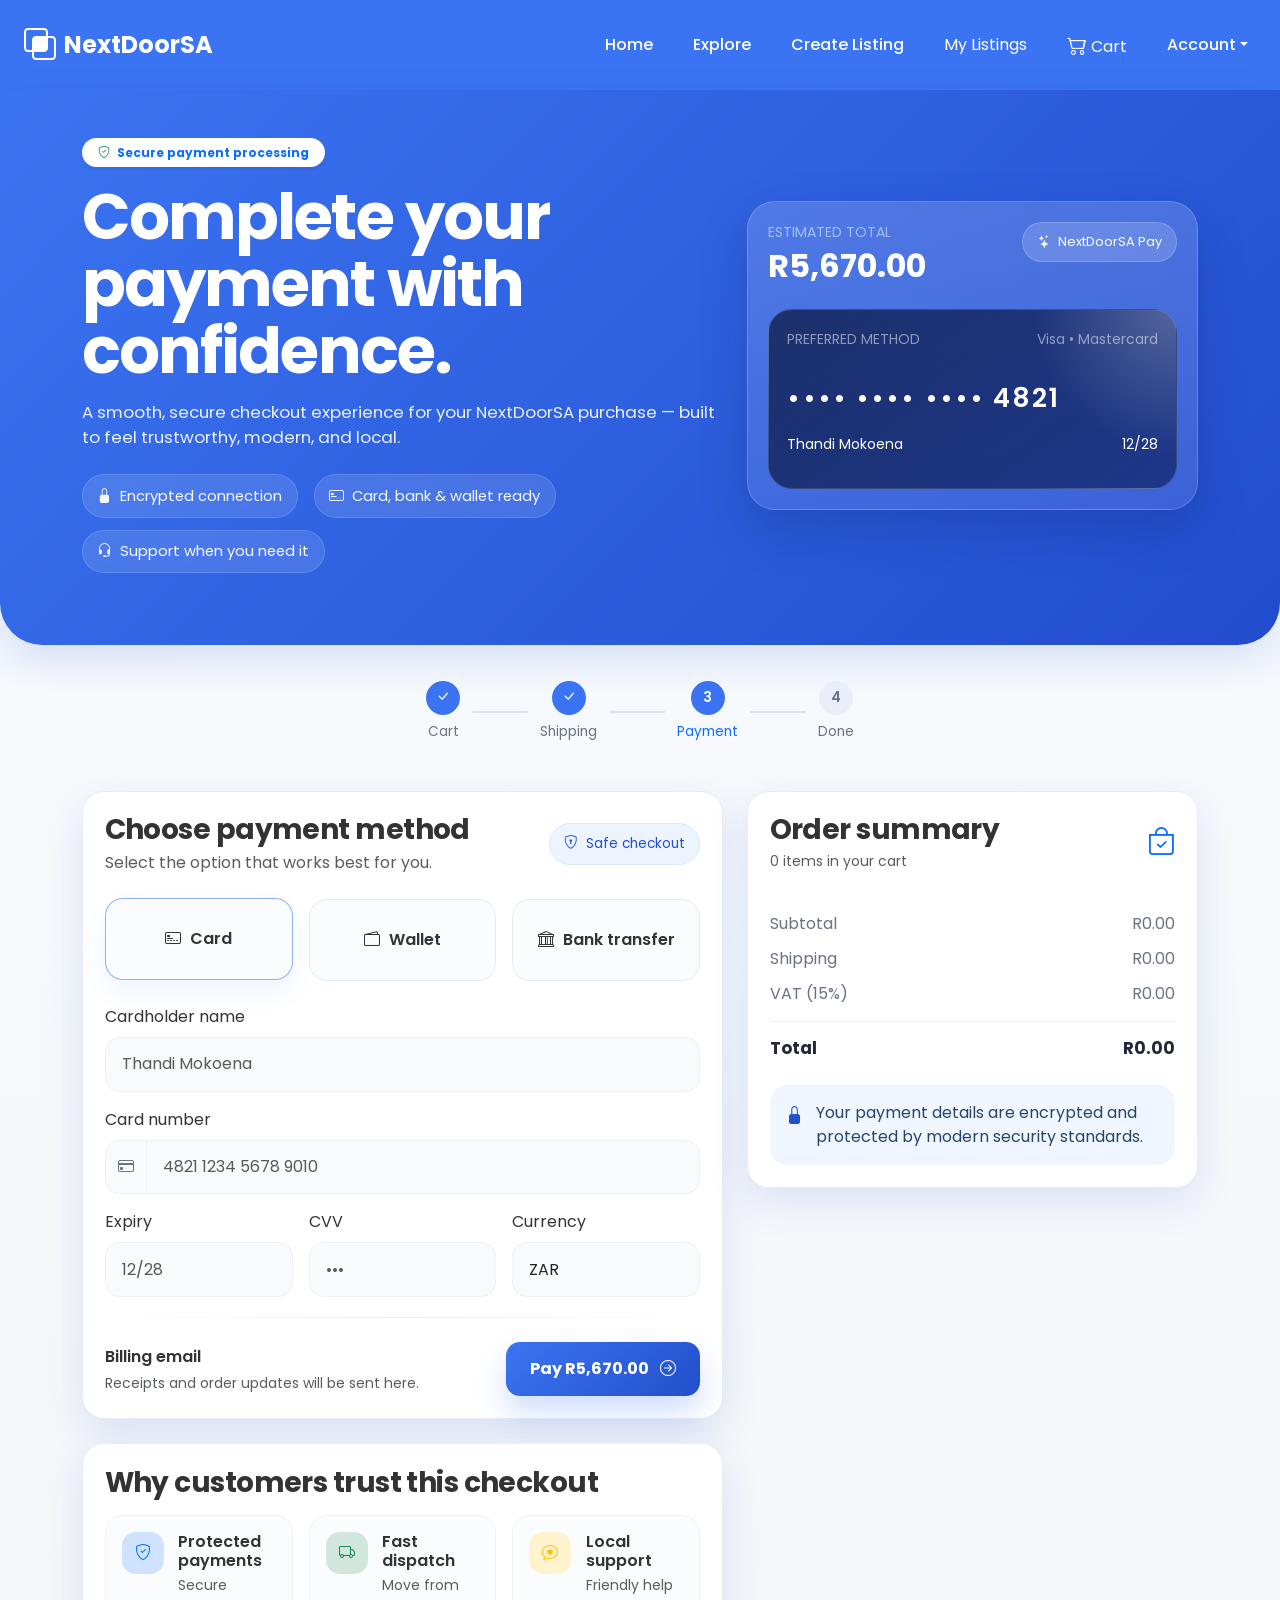
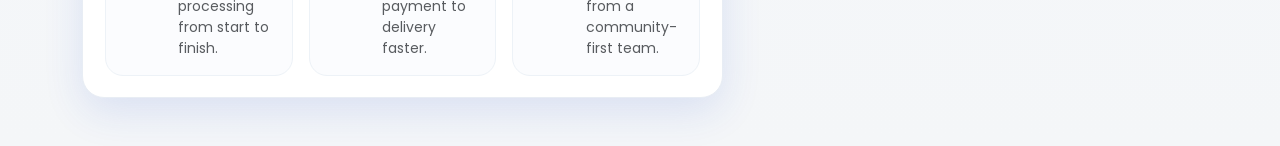
<file: web/PaymentGateway.html>
<!DOCTYPE html>
<html lang="en">
<head>
	<meta charset="UTF-8">
	<meta name="viewport" content="width=device-width, initial-scale=1.0">
	<title>Payment Gateway - NextDoorSA</title>
	<link href="https://cdn.jsdelivr.net/npm/bootstrap@5.3.0/dist/css/bootstrap.min.css" rel="stylesheet">
	<link rel="stylesheet" href="libs/bootstrap-icons/bootstrap-icons.css">
	<link href="https://fonts.googleapis.com/css2?family=Poppins:wght@300;400;500;600;700&display=swap" rel="stylesheet">
	<link rel="stylesheet" href="styles.css">

	<style>
		body {
			font-family: 'Poppins', sans-serif;
			background-color: #f4f6f8;
			color: #333;
		}

		/* Navbar */
		.navbar {
			background-color: #3b74f2;
		}
		.navbar-brand {
			font-weight: 700;
			font-size: 1.5rem;
		}

		/* Main Container */
		.content-container {
			max-width: 900px;
			margin: 0 auto;
			padding: 40px 15px;
		}

		/* Filter Card */
		.filter-card {
			background: white;
			border-radius: 16px;
			border: none;
			box-shadow: 0 4px 20px rgba(0,0,0,0.03);
			padding: 30px;
			margin-bottom: 25px;
		}

		.form-check-input:checked {
			background-color: #3b74f2;
			border-color: #3b74f2;
		}

		/* Product Cards */
		.product-card {
			background: white;
			border-radius: 16px;
			border: none;
			box-shadow: 0 4px 20px rgba(0,0,0,0.03);
			height: 100%;
			display: flex;
			flex-direction: column;
		}

		.card-img-wrapper {
			position: relative;
			height: 220px;
			border-top-left-radius: 16px;
			border-top-right-radius: 16px;
			overflow: hidden;
		}

		.card-img-wrapper img {
			width: 100%;
			height: 100%;
			object-fit: cover;
		}

		.card-img-overlay-custom {
			position: absolute;
			bottom: 0; left: 0; right: 0;
			padding: 20px;
			background: linear-gradient(to top, rgba(0,0,0,0.9), transparent);
			color: white;
			text-align: center;
		}

		.card-img-overlay-custom h5 {
			margin: 0;
			font-weight: 600;
			font-size: 1.1rem;
		}

		.product-card .card-body {
			padding: 20px;
			display: flex;
			flex-direction: column;
			flex-grow: 1;
		}

		.price-text {
			color: #3b74f2;
			font-weight: 700;
			font-size: 1.25rem;
			margin: 10px 0;
		}

		/* Buttons */
		.btn-primary {
			background-color: #3b74f2;
			border: none;
			border-radius: 8px;
			font-weight: 500;
			padding: 10px;
		}
		.btn-primary:hover {
			background-color: #2b5bc7;
		}
	</style>

</head>
<body class="payment-gateway-page">

<nav class="navbar navbar-expand-lg navbar-dark py-3">
	<div class="container-fluid px-4">
		<a class="navbar-brand d-flex align-items-center gap-2" href="Home.html">
			<i class="bi bi-intersect fs-2"></i> NextDoorSA
		</a>
		<button class="navbar-toggler" type="button" data-bs-toggle="collapse" data-bs-target="#navbarNav">
			<span class="navbar-toggler-icon"></span>
		</button>
		<div class="collapse navbar-collapse justify-content-end" id="navbarNav">
			<ul class="navbar-nav align-items-center gap-4">
				<li class="nav-item"><a class="nav-link text-white fw-medium" href="Home.html">Home</a></li>
				<li class="nav-item"><a class="nav-link text-white fw-medium" href="ExploreProductsPage.html">Explore</a></li>
				<li class="nav-item"><a class="nav-link text-white fw-medium" href="CreateAListing.html">Create Listing</a></li>
				<li class="nav-item"><a class="nav-link text-white" href="MyListings.html"> My Listings</a></li>
				<li class="nav-item"><a class="nav-link text-white" href="ShoppingCart.html"><i class="bi bi-cart2 fs-5"></i> Cart</a></li>
				<li class="nav-item dropdown">
				    <a class="nav-link text-white fw-medium dropdown-toggle" href="#" id="accountDropdown" role="button" data-bs-toggle="dropdown" aria-expanded="false">Account</a>
				    <ul class="dropdown-menu dropdown-menu-end" aria-labelledby="accountDropdown">
				        <li><a class="dropdown-item" href="CreateAnAccount.html">Create Account</a></li>
				        <li><a class="dropdown-item" href="LogIntoAccount.html">Log In</a></li>
				        <li><a class="dropdown-item" href="Profile.html">Profile</a></li>
				        <li><hr class="dropdown-divider"></li>
				        <li><a class="dropdown-item text-danger" href="logout.php"><i class="bi bi-box-arrow-right me-2"></i>Log Out</a></li>
				    </ul>
				</li>
			</ul>
		</div>
	</div>
</nav>

<main class="gateway-shell">
	<section class="gateway-hero">
		<div class="container py-4 py-lg-5">
			<div class="row align-items-center g-4">
				<div class="col-lg-7">
					<span class="badge bg-white text-primary rounded-pill px-3 py-2 mb-3 shadow-sm">
						<i class="bi bi-shield-check text-success me-1"></i> Secure payment processing
					</span>
					<h1 class="gateway-title mb-3">Complete your payment with confidence.</h1>
					<p class="gateway-subtitle mb-4">
						A smooth, secure checkout experience for your NextDoorSA purchase — built to feel trustworthy,
						modern, and local.
					</p>

					<div class="gateway-trust-strip">
						<div><i class="bi bi-lock-fill me-2"></i>Encrypted connection</div>
						<div><i class="bi bi-credit-card-2-front me-2"></i>Card, bank & wallet ready</div>
						<div><i class="bi bi-headset me-2"></i>Support when you need it</div>
					</div>
				</div>
				<div class="col-lg-5">
					<div class="payment-glow-card">
									<div class="d-flex justify-content-between align-items-start mb-4">
										<div>
											<p class="text-uppercase text-white-50 small mb-1">Estimated total</p>
											<h2 id="estimated-total" class="text-white fw-bold mb-0">R5,670.00</h2>
										</div>
										<span class="gateway-chip"><i class="bi bi-stars me-1"></i> NextDoorSA Pay</span>
									</div>

						<div class="mini-payment-card">
							<div class="d-flex justify-content-between align-items-center mb-3">
								<span class="text-uppercase text-white-50 small">Preferred method</span>
								<span class="text-white-50 small">Visa • Mastercard</span>
							</div>
							<div class="card-number-preview">•••• •••• •••• 4821</div>
							<div class="d-flex justify-content-between text-white-75 small mt-3">
								<span>Thandi Mokoena</span>
								<span>12/28</span>
							</div>
						</div>
					</div>
				</div>
			</div>
		</div>
	</section>

	<section class="container gateway-content py-4 py-lg-5">
		<div class="gateway-stepper mb-4 mb-lg-5">
			<div class="gateway-step">
				<div class="gateway-step-badge completed"><i class="bi bi-check-lg"></i></div>
				<span>Cart</span>
			</div>
			<div class="gateway-step-line"></div>
			<div class="gateway-step">
				<div class="gateway-step-badge completed"><i class="bi bi-check-lg"></i></div>
				<span>Shipping</span>
			</div>
			<div class="gateway-step-line"></div>
			<div class="gateway-step">
				<div class="gateway-step-badge active">3</div>
				<span class="text-primary">Payment</span>
			</div>
			<div class="gateway-step-line"></div>
			<div class="gateway-step">
				<div class="gateway-step-badge">4</div>
				<span>Done</span>
			</div>
		</div>

		<div class="row g-4 align-items-start">
			<div class="col-lg-7">
				<div class="gateway-card">
					<div class="d-flex align-items-center justify-content-between mb-4">
						<div>
							<h3 class="gateway-card-title mb-1">Choose payment method</h3>
							<p class="text-muted mb-0">Select the option that works best for you.</p>
						</div>
						<span class="gateway-safe-pill"><i class="bi bi-shield-lock me-1"></i> Safe checkout</span>
					</div>

					<div class="row g-3 mb-4">
						<div class="col-md-4">
							<label class="payment-method-option active">
								<input type="radio" name="paymentMethod" checked>
								<span><i class="bi bi-credit-card-2-front"></i> Card</span>
							</label>
						</div>
						<div class="col-md-4">
							<label class="payment-method-option">
								<input type="radio" name="paymentMethod">
								<span><i class="bi bi-wallet2"></i> Wallet</span>
							</label>
						</div>
						<div class="col-md-4">
							<label class="payment-method-option">
								<input type="radio" name="paymentMethod">
								<span><i class="bi bi-bank"></i> Bank transfer</span>
							</label>
						</div>
					</div>

					<form>
						<div class="row g-3 mb-3">
							<div class="col-12">
								<label class="form-label" for="cardholderName">Cardholder name</label>
								<input id="cardholderName" type="text" class="form-control gateway-input" placeholder="Thandi Mokoena">
							</div>
							<div class="col-12">
								<label class="form-label" for="cardNumber">Card number</label>
								<div class="input-group gateway-input-group">
									<span class="input-group-text"><i class="bi bi-credit-card"></i></span>
									<input id="cardNumber" type="text" class="form-control gateway-input" placeholder="4821 1234 5678 9010">
								</div>
							</div>
							<div class="col-md-4">
								<label class="form-label" for="cardExpiry">Expiry</label>
								<input id="cardExpiry" type="text" class="form-control gateway-input" placeholder="12/28">
							</div>
							<div class="col-md-4">
								<label class="form-label" for="cardCvv">CVV</label>
								<input id="cardCvv" type="password" class="form-control gateway-input" placeholder="•••">
							</div>
							<div class="col-md-4">
								<label class="form-label" for="currencySelect">Currency</label>
								<select id="currencySelect" class="form-select gateway-input">
									<option selected>ZAR</option>
									<option>USD</option>
									<option>EUR</option>
								</select>
							</div>
						</div>

						<div class="gateway-divider"></div>

							<div class="d-flex flex-column flex-sm-row gap-3 justify-content-between align-items-sm-center mt-4">
							<div>
								<p class="mb-1 fw-semibold">Billing email</p>
								<p class="text-muted mb-0 small">Receipts and order updates will be sent here.</p>
							</div>
								<button id="pay-button" type="button" class="btn gateway-pay-btn px-4">
									Pay R5,670.00 <i class="bi bi-arrow-right-circle ms-2"></i>
								</button>
						</div>
					</form>
				</div>

				<div class="gateway-card mt-4">
					<h3 class="gateway-card-title mb-3">Why customers trust this checkout</h3>
					<div class="row g-3">
						<div class="col-md-4">
							<div class="gateway-feature">
								<div class="gateway-feature-icon bg-primary-subtle text-primary"><i class="bi bi-shield-check"></i></div>
								<div>
									<h6 class="mb-1 fw-semibold">Protected payments</h6>
									<p class="text-muted small mb-0">Secure processing from start to finish.</p>
								</div>
							</div>
						</div>
						<div class="col-md-4">
							<div class="gateway-feature">
								<div class="gateway-feature-icon bg-success-subtle text-success"><i class="bi bi-truck"></i></div>
								<div>
									<h6 class="mb-1 fw-semibold">Fast dispatch</h6>
									<p class="text-muted small mb-0">Move from payment to delivery faster.</p>
								</div>
							</div>
						</div>
						<div class="col-md-4">
							<div class="gateway-feature">
								<div class="gateway-feature-icon bg-warning-subtle text-warning"><i class="bi bi-chat-heart"></i></div>
								<div>
									<h6 class="mb-1 fw-semibold">Local support</h6>
									<p class="text-muted small mb-0">Friendly help from a community-first team.</p>
								</div>
							</div>
						</div>
					</div>
				</div>
			</div>

			<div class="col-lg-5">
				<div class="gateway-card gateway-summary-card sticky-lg-top">
					<div class="d-flex justify-content-between align-items-center mb-4">
						<div>
							<h3 class="gateway-card-title mb-1">Order summary</h3>
							<p class="text-muted small mb-0"><span id="pg-items-count">0</span> items in your cart</p>
						</div>
						<i class="bi bi-bag-check text-primary fs-3"></i>
					</div>

					<div id="payment-summary-items">
						<!-- items will be injected here -->
					</div>

					<div class="gateway-totals mt-4 pt-3">
						<div class="summary-line"><span>Subtotal</span><span id="pg-subtotal">R0.00</span></div>
						<div class="summary-line"><span>Shipping</span><span id="pg-shipping">R0.00</span></div>
						<div class="summary-line"><span>VAT (15%)</span><span id="pg-vat">R0.00</span></div>
						<div class="summary-line total"><span>Total</span><span id="pg-total">R0.00</span></div>
					</div>

					<div class="gateway-note mt-4">
						<i class="bi bi-lock-fill"></i>
						<p class="mb-0">Your payment details are encrypted and protected by modern security standards.</p>
					</div>
				</div>
			</div>
		</div>
	</section>

</main>

<script>
document.addEventListener('DOMContentLoaded', () => {
	const cartJson = localStorage.getItem('nd_cart');
	if (!cartJson) return; // nothing to populate
	const cart = JSON.parse(cartJson);
	const fmt = (v) => new Intl.NumberFormat('en-ZA', { style: 'currency', currency: 'ZAR' }).format(v);

	// populate hero estimated total
	const estimatedEl = document.getElementById('estimated-total');
	if (estimatedEl) estimatedEl.textContent = fmt(cart.total || 0);

	// populate summary items
	const itemsContainer = document.getElementById('payment-summary-items');
	const itemsCountEl = document.getElementById('pg-items-count');
	let itemsCount = 0;
	if (itemsContainer && cart.items && cart.items.length) {
		itemsContainer.innerHTML = '';
		cart.items.forEach(it => {
			itemsCount += it.qty;
			const lineTotal = (it.price || 0) * (it.qty || 1);
			const image = it.image || 'https://images.unsplash.com/photo-1595225476474-87563907a212?w=150';
			const variant = it.variant || it.details || '';
			const node = document.createElement('div');
			node.className = 'summary-item-modern';
			node.innerHTML = `
				<div class="d-flex justify-content-between gap-3">
					<img src="${image}" alt="${it.name}" style="width:60px;height:60px;object-fit:cover;border-radius:10px;">
					<div>
						<h6 class="mb-1 fw-semibold">${it.name}</h6>
						<p class="text-muted small mb-0">Qty: ${it.qty}${variant ? ' • ' + variant : ''}</p>
					</div>
					<span class="fw-semibold text-primary">${fmt(lineTotal)}</span>
				</div>
			`;
			itemsContainer.appendChild(node);
		});
	}
	if (itemsCountEl) itemsCountEl.textContent = itemsCount;

	// totals
	const subtotalEl = document.getElementById('pg-subtotal');
	const shippingEl = document.getElementById('pg-shipping');
	const vatEl = document.getElementById('pg-vat');
	const totalEl = document.getElementById('pg-total');
	if (subtotalEl) subtotalEl.textContent = fmt(cart.subtotal || 0);
	if (shippingEl) shippingEl.textContent = fmt(cart.shipping || 0);
	if (vatEl) vatEl.textContent = fmt(cart.vat || 0);
	if (totalEl) totalEl.textContent = fmt(cart.total || 0);

	// pay button - build order and navigate
	const payBtn = document.getElementById('pay-button');
	if (payBtn) {
		payBtn.textContent = `Pay ${fmt(cart.total || 0)}`;
		const icon = document.createElement('i'); icon.className = 'bi bi-arrow-right-circle ms-2';
		payBtn.appendChild(icon);

		payBtn.addEventListener('click', (e) => {
			e.preventDefault();

			// Initialize Paystack Inline checkout
			const handler = PaystackPop.setup({
				// NOTE: For demo purposes, replace this with your actual Paystack TEST Public Key.
				// You can get a free test key by signing up on Paystack.com
				key: 'pk_test_fc7725e0a7a3132e63dd8234799b894f35efc773',
				email: 'demo@nextdoorsa.com', // In a real app, capture this from a form or logged in user
				amount: Math.round((cart.total || 0) * 100), // Paystack requires the amount in cents
				currency: 'ZAR',
				ref: 'ND-' + Math.floor((Math.random() * 1000000000) + 1), // Random reference for testing
				callback: function(response) {
					// This happens after payment is successfully completed (in test mode)

					// create order metadata
					const now = new Date();
					const y = now.getFullYear();
					const rnd = Math.floor(1000 + Math.random() * 9000);
					const orderNumber = `ND-${y}-${rnd}`;
					const invoiceNumber = `INV-${y}-${rnd}`;
					const order = {
						orderNumber,
						invoiceNumber,
						date: now.toISOString(),
						status: 'Paid',
						paymentMethod: 'Paystack Card (Test)',
						paystackRef: response.reference,
						items: cart.items || [],
						subtotal: cart.subtotal || 0,
						shipping: cart.shipping || 0,
						vat: Number(cart.vat) || Math.round((Number(cart.subtotal) || 0) * 0.15 * 100) / 100,
						total: Number(cart.total) || ((Number(cart.subtotal) || 0) + (Number(cart.shipping) || 0) + (Number(cart.vat) || Math.round((Number(cart.subtotal) || 0) * 0.15 * 100) / 100))
					};
					try { localStorage.setItem('nd_order', JSON.stringify(order)); } catch (e) {}

					// Persist the order to the logged-in user's account so it shows
					// in the Profile "Order history" popup. Checkout stays resilient:
					// navigation happens whether or not the save succeeds.
					fetch('save_order.php', {
						method: 'POST',
						credentials: 'same-origin',
						headers: { 'Content-Type': 'application/json' },
						body: JSON.stringify(order)
					})
					.catch(() => { /* offline / not logged in: localStorage copy still renders on CompleteOrder */ })
					.finally(() => { window.location.href = 'CompleteOrder.html'; });
				},
				onClose: function() {
					console.log('Payment window closed.');
				}
			});
			handler.openIframe();
		});
	}
});
</script>

<!-- Paystack Inline JS -->
<script src="https://js.paystack.co/v1/inline.js"></script>
<script src="https://cdn.jsdelivr.net/npm/bootstrap@5.3.0/dist/js/bootstrap.bundle.min.js"></script>
<script src="nav-auth.js"></script>
</body>
</html>
</file>
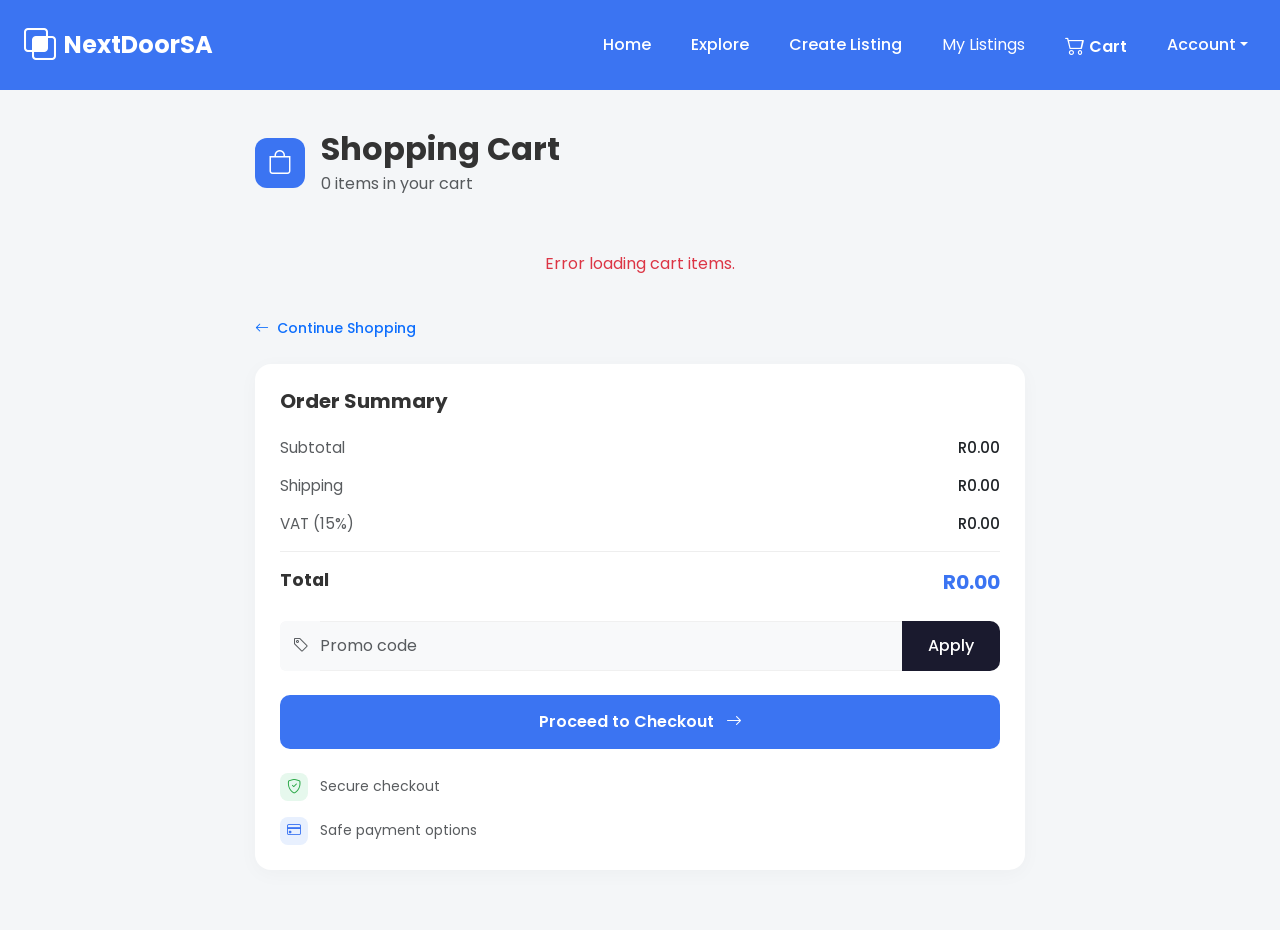
<file: web/ShoppingCart.html>
<!DOCTYPE html>
<html lang="en">
<head>
    <meta charset="UTF-8">
    <meta name="viewport" content="width=device-width, initial-scale=1.0">
    <title>Shopping Cart - NextDoorSA</title>
    <link href="https://cdn.jsdelivr.net/npm/bootstrap@5.3.0/dist/css/bootstrap.min.css" rel="stylesheet">
    <link rel="stylesheet" href="libs/bootstrap-icons/bootstrap-icons.css">
    <link href="https://fonts.googleapis.com/css2?family=Poppins:wght@300;400;500;600;700&display=swap" rel="stylesheet">

    <style>
        body {
            font-family: 'Poppins', sans-serif;
            background-color: #f4f6f8;
            color: #333;
        }

        /* Navbar */
        .navbar {
            background-color: #3b74f2;
        }
        .navbar-brand {
            font-weight: 700;
            font-size: 1.5rem;
        }

        /* Main Content Container */
        .content-container {
            max-width: 800px;
            margin: 0 auto;
            padding: 40px 15px;
        }

        /* Header Icons */
        .header-icon {
            width: 50px;
            height: 50px;
            background-color: #3b74f2;
            color: white;
            border-radius: 12px;
            display: flex;
            align-items: center;
            justify-content: center;
            font-size: 1.5rem;
        }

        /* Cards */
        .custom-card {
            background: white;
            border-radius: 16px;
            border: none;
            box-shadow: 0 4px 20px rgba(0,0,0,0.03);
            padding: 25px;
            margin-bottom: 20px;
        }

        /* Cart Item Styling */
        .cart-item-img {
            width: 90px;
            height: 90px;
            object-fit: cover;
            border-radius: 12px;
        }

        .qty-selector {
            background-color: #f8f9fa;
            border-radius: 20px;
            display: inline-flex;
            align-items: center;
            padding: 5px 15px;
        }

        .qty-btn {
            background: none;
            border: none;
            color: #6c757d;
            font-weight: 600;
            padding: 0 10px;
        }

        .price-text {
            color: #3b74f2;
            font-weight: 700;
            font-size: 1.25rem;
        }

        /* Order Summary */
        .summary-row {
            display: flex;
            justify-content: space-between;
            margin-bottom: 15px;
            font-size: 0.95rem;
        }

        .summary-total {
            border-top: 1px solid #eee;
            padding-top: 15px;
            margin-top: 15px;
            font-weight: 700;
            font-size: 1.1rem;
        }

        /* Promo Code */
        .promo-input {
            background-color: #f8f9fa;
            border: 1px solid #f0f0f0;
            border-radius: 10px 0 0 10px;
            padding: 12px 15px;
            box-shadow: none;
        }
        .promo-input:focus {
            box-shadow: none;
            border-color: #e0e0e0;
            background-color: #f8f9fa;
        }
        .promo-btn {
            background-color: #1a1a2e;
            color: white;
            border-radius: 0 10px 10px 0;
            padding: 0 25px;
            font-weight: 500;
        }

        /* Primary Button */
        .btn-primary-custom {
            background-color: #3b74f2;
            color: white;
            border: none;
            border-radius: 10px;
            padding: 15px;
            font-weight: 600;
            font-size: 1rem;
            width: 100%;
        }
        .btn-primary-custom:hover {
            background-color: #2b5bc7;
            color: white;
        }

        /* Trust Badges */
        .trust-icon {
            width: 28px;
            height: 28px;
            border-radius: 8px;
            display: flex;
            align-items: center;
            justify-content: center;
            font-size: 0.9rem;
            margin-right: 12px;
        }
        .icon-green { background-color: #e6f8ed; color: #28a745; }
        .icon-blue { background-color: #e8f0fe; color: #3b74f2; }
    </style>
</head>
<body>

<nav class="navbar navbar-expand-lg navbar-dark py-3">
    <div class="container-fluid px-4">
        <a class="navbar-brand d-flex align-items-center gap-2" href="Home.html">
            <i class="bi bi-intersect fs-2"></i> NextDoorSA
        </a>
        <button class="navbar-toggler" type="button" data-bs-toggle="collapse" data-bs-target="#navbarNav">
            <span class="navbar-toggler-icon"></span>
        </button>
        <div class="collapse navbar-collapse justify-content-end" id="navbarNav">
            <ul class="navbar-nav align-items-center gap-4">
                <li class="nav-item"><a class="nav-link text-white fw-medium" href="Home.html">Home</a></li>
                <li class="nav-item"><a class="nav-link text-white fw-medium" href="ExploreProductsPage.html">Explore</a></li>
                <li class="nav-item"><a class="nav-link text-white fw-medium" href="CreateAListing.html">Create Listing</a></li>
                <li class="nav-item"><a class="nav-link text-white" href="MyListings.html"> My Listings</a></li>
                <li class="nav-item"><a class="nav-link text-white" href="ShoppingCart.html"><i class="bi bi-cart2 fs-5"></i> Cart</a></li>
                <li class="nav-item dropdown">
                    <a class="nav-link text-white fw-medium dropdown-toggle" href="#" id="accountDropdown" role="button" data-bs-toggle="dropdown" aria-expanded="false">Account</a>
                    <ul class="dropdown-menu dropdown-menu-end" aria-labelledby="accountDropdown">
                        <li><a class="dropdown-item" href="CreateAnAccount.html">Create Account</a></li>
                        <li><a class="dropdown-item" href="LogIntoAccount.html">Log In</a></li>
                        <li><a class="dropdown-item" href="Profile.html">Profile</a></li>
                        <li><hr class="dropdown-divider"></li>
                        <li><a class="dropdown-item text-danger" href="logout.php"><i class="bi bi-box-arrow-right me-2"></i>Log Out</a></li>
                    </ul>
                </li>
            </ul>
        </div>
    </div>
</nav>

<div class="content-container">

    <div class="d-flex align-items-center mb-4 pb-2">
        <div class="header-icon me-3">
            <i class="bi bi-bag"></i>
        </div>
        <div>
            <h2 class="fw-bold mb-1">Shopping Cart</h2>
            <p class="text-muted mb-0"><span id="items-count">0</span> items in your cart</p>
        </div>
    </div>

    <div id="cart-items-container">
        <div class="text-center py-5">
            <div class="spinner-border text-primary" role="status">
                <span class="visually-hidden">Loading...</span>
            </div>
            <p class="mt-2 text-muted">Loading your cart...</p>
        </div>
    </div>

    <div class="mb-4">
        <a href="ExploreProductsPage.html" class="text-primary text-decoration-none fw-medium small">
            <i class="bi bi-arrow-left me-1"></i> Continue Shopping
        </a>
    </div>

    <div class="custom-card mt-2">
        <h5 class="fw-bold mb-4">Order Summary</h5>

        <div class="summary-row text-muted">
            <span>Subtotal</span>
            <span id="subtotal" class="text-dark fw-medium">R0.00</span>
        </div>
        <div class="summary-row text-muted">
            <span>Shipping</span>
            <span id="shipping" class="text-dark fw-medium">R0.00</span>
        </div>
        <div class="summary-row text-muted">
            <span>VAT (15%)</span>
            <span id="vat" class="text-dark fw-medium">R0.00</span>
        </div>

        <div class="summary-row summary-total">
            <span>Total</span>
            <span id="total" class="price-text">R0.00</span>
        </div>

        <div class="input-group mt-4 mb-4">
            <span class="input-group-text bg-light border-end-0 border-light"><i class="bi bi-tag text-muted"></i></span>
            <input type="text" class="form-control promo-input border-start-0 ps-0" placeholder="Promo code">
            <button class="btn promo-btn" type="button">Apply</button>
        </div>

        <button class="btn-primary-custom mb-4" id="btn-checkout" onclick="window.location.href='Checkout.html'" disabled>
            Proceed to Checkout <i class="bi bi-arrow-right ms-2"></i>
        </button>

        <div class="d-flex align-items-center mb-3">
            <div class="trust-icon icon-green">
                <i class="bi bi-shield-check"></i>
            </div>
            <span class="text-muted small">Secure checkout</span>
        </div>
        <div class="d-flex align-items-center">
            <div class="trust-icon icon-blue">
                <i class="bi bi-credit-card"></i>
            </div>
            <span class="text-muted small">Safe payment options</span>
        </div>
    </div>

</div>

<script>
document.addEventListener('DOMContentLoaded', function () {
    const fmt = (v) => new Intl.NumberFormat('en-ZA', { style: 'currency', currency: 'ZAR' }).format(v);
    const escapeHtml = (s) => String(s == null ? '' : s).replace(/[&<>"']/g, c => ({ '&': '&amp;', '<': '&lt;', '>': '&gt;', '"': '&quot;', "'": '&#39;' }[c]));
    const cartItemsContainer = document.getElementById('cart-items-container');

    // Fetch cart items from database
    fetch('get_cart.php')
        .then(response => {
            if (response.status === 401) {
                cartItemsContainer.innerHTML = `
                    <div class="text-center py-5">
                        <i class="bi bi-cart-x text-muted" style="font-size: 3rem;"></i>
                        <h5 class="mt-3">Please log in to view your cart</h5>
                        <a href="LogIntoAccount.html" class="btn btn-primary mt-3">Log In</a>
                    </div>
                `;
                throw new Error('Not logged in');
            }
            return response.json();
        })
        .then(data => {
            if (data.success) {
                renderCart(data.data);
            } else {
                cartItemsContainer.innerHTML = `<p class="text-danger text-center py-4">${data.error}</p>`;
            }
        })
        .catch(error => {
            if (error.message !== 'Not logged in') {
                console.error('Error fetching cart:', error);
                cartItemsContainer.innerHTML = `<p class="text-danger text-center py-4">Error loading cart items.</p>`;
            }
        });

    function renderCart(items) {
        if (items.length === 0) {
            cartItemsContainer.innerHTML = `
                <div class="text-center py-5">
                    <i class="bi bi-bag-x text-muted" style="font-size: 3rem;"></i>
                    <h5 class="mt-3 text-muted">Your cart is empty</h5>
                    <a href="ExploreProductsPage.html" class="btn btn-outline-primary mt-3">Start Shopping</a>
                </div>
            `;
            updateTotals([]);
            return;
        }

        cartItemsContainer.innerHTML = '';
        items.forEach(item => {
            const card = document.createElement('div');
            card.className = 'custom-card cart-item-card d-flex align-items-center position-relative';
            card.dataset.itemId = item.listing_id;
            card.dataset.name = item.title;
            card.dataset.price = item.price;
            card.dataset.image = item.image_url || 'https://images.unsplash.com/photo-1595225476474-87563907a212?w=200';

            card.innerHTML = `
                <button class="btn btn-link text-muted position-absolute top-0 end-0 mt-3 me-3 p-0 btn-remove-item" title="Remove item"><i class="bi bi-trash3"></i></button>
                <img src="${escapeHtml(card.dataset.image)}" alt="${escapeHtml(item.title)}" class="cart-item-img me-4" onerror="this.src='https://images.unsplash.com/photo-1595225476474-87563907a212?w=200'">

                <div class="flex-grow-1">
                    <h6 class="fw-bold mb-1">${escapeHtml(item.title)}</h6>
                    <p class="text-muted small mb-3">Seller ID: ${escapeHtml(item.seller_id)}</p>

                    <div class="d-flex justify-content-between align-items-center">
                        <div class="qty-selector">
                            <button class="qty-btn qty-decrease" aria-label="Decrease quantity"><i class="bi bi-dash"></i></button>
                            <input type="number" class="qty-input mx-2 fw-medium" value="${item.quantity}" min="1" style="width:60px; text-align:center; border:none; background:transparent; font-weight:600;">
                            <button class="qty-btn qty-increase" aria-label="Increase quantity"><i class="bi bi-plus"></i></button>
                        </div>
                        <div class="price-text">${fmt(item.price * item.quantity)}</div>
                    </div>
                </div>
            `;
            cartItemsContainer.appendChild(card);
        });

        wireQtyControls();
        wireRemoveButtons();
        updateTotals(items);
    }

    function updateTotals(items) {
        let subtotal = 0;
        let itemsCount = 0;
        const itemsState = [];

        document.querySelectorAll('.cart-item-card').forEach(itemCard => {
            const price = parseFloat(itemCard.dataset.price) || 0;
            const qty = parseInt(itemCard.querySelector('.qty-input').value) || 0;

            subtotal += price * qty;
            itemsCount += qty;

            itemsState.push({
                id: itemCard.dataset.itemId,
                name: itemCard.dataset.name,
                price: price,
                qty: qty,
                image: itemCard.dataset.image
            });

            // Update individual item total price text
            const priceText = itemCard.querySelector('.price-text');
            if (priceText) priceText.textContent = fmt(price * qty);
        });

        const shippingFixed = itemsCount > 0 ? 150 : 0;
        const vat = Math.round(subtotal * 0.15 * 100) / 100;
        const total = subtotal + shippingFixed + vat;

        document.getElementById('subtotal').textContent = fmt(subtotal);
        document.getElementById('shipping').textContent = fmt(shippingFixed);
        document.getElementById('vat').textContent = fmt(vat);
        document.getElementById('total').textContent = fmt(total);
        document.getElementById('items-count').textContent = itemsCount;

        // Persist for checkout/payment gateway
        const cartState = {
            items: itemsState,
            subtotal: subtotal,
            shipping: shippingFixed,
            vat: vat,
            total: total
        };
        try { localStorage.setItem('nd_cart', JSON.stringify(cartState)); } catch (e) {}

        const checkoutBtn = document.getElementById('btn-checkout');
        if (itemsCount === 0) {
            checkoutBtn.disabled = true;
            checkoutBtn.classList.add('opacity-50');
        } else {
            checkoutBtn.disabled = false;
            checkoutBtn.classList.remove('opacity-50');
        }
    }

    // Since we are interacting with a real DB, we should ideally have an endpoint to update quantity and remove items.
    // For this demonstration, we are just updating the UI and local storage. In a full implementation, you would add
    // 'update_cart_quantity.php' and 'remove_from_cart.php' endpoints and call them here.

    function wireQtyControls() {
        document.querySelectorAll('.qty-decrease').forEach(btn => {
            btn.addEventListener('click', e => {
                const input = e.currentTarget.parentElement.querySelector('.qty-input');
                const val = Math.max(1, Number(input.value) - 1);
                input.value = val;
                updateTotals();
            });
        });

        document.querySelectorAll('.qty-increase').forEach(btn => {
            btn.addEventListener('click', e => {
                const input = e.currentTarget.parentElement.querySelector('.qty-input');
                const val = Number(input.value) + 1;
                input.value = val;
                updateTotals();
            });
        });

        document.querySelectorAll('.qty-input').forEach(input => {
            input.addEventListener('change', e => {
                let v = Number(input.value);
                if (!Number.isFinite(v) || v < 1) v = 1;
                input.value = Math.floor(v);
                updateTotals();
            });
        });
    }

    function wireRemoveButtons() {
        document.querySelectorAll('.btn-remove-item').forEach(btn => {
            btn.addEventListener('click', e => {
                const card = e.currentTarget.closest('.cart-item-card');

                // Optional: In a full app, call a PHP script here to remove from DB
                // const listingId = card.dataset.itemId;
                // fetch('remove_from_cart.php', { method: 'POST', body: new URLSearchParams({listing_id: listingId}) })

                card.remove();
                updateTotals();

                if(document.querySelectorAll('.cart-item-card').length === 0) {
                    renderCart([]);
                }
            });
        });
    }
});
</script>
<script src="https://cdn.jsdelivr.net/npm/bootstrap@5.3.0/dist/js/bootstrap.bundle.min.js"></script>
<script src="nav-auth.js"></script>
</body>
</html>
</file>
<file: web/styles.css>
/* Shared project styles — keep the interface light, rounded, and modern. */
:root {
  --ndsa-primary: #3b74f2;
  --ndsa-primary-dark: #234fcb;
  --ndsa-bg: #f4f6f8;
  --ndsa-card: #ffffff;
  --ndsa-text: #1f2937;
  --ndsa-muted: #6b7280;
  --ndsa-border: #e8edf4;
  --ndsa-shadow: 0 14px 40px rgba(34, 76, 206, 0.12);
}

body {
  display: flex;
  flex-direction: column;
  min-height: 100vh;
  font-family: 'Poppins', sans-serif;
  background: var(--ndsa-bg);
  color: var(--ndsa-text);
}

main { flex: 1 0 auto; }

.navbar-brand { font-weight: 700; }

/* Home + checkout baseline helpers */
.card-img-top { object-fit: cover; height: 180px; }

/* Payment gateway page */
.payment-gateway-page {
  background:
	radial-gradient(circle at top left, rgba(59, 116, 242, 0.15), transparent 32%),
	linear-gradient(180deg, #f8fbff 0%, #f4f6f8 100%);
}

.gateway-navbar {
  background: linear-gradient(135deg, var(--ndsa-primary) 0%, var(--ndsa-primary-dark) 100%);
  box-shadow: 0 10px 30px rgba(35, 79, 203, 0.18);
}

.gateway-shell { position: relative; }

.gateway-hero {
  background: linear-gradient(135deg, #3b74f2 0%, #224cce 100%);
  color: white;
  padding-bottom: 1.5rem;
  border-radius: 0 0 42px 42px;
  box-shadow: 0 16px 40px rgba(34, 76, 206, 0.14);
}

.gateway-title {
  font-size: clamp(2.2rem, 5vw, 4.1rem);
  line-height: 1.05;
  font-weight: 700;
  letter-spacing: -0.03em;
}

.gateway-subtitle {
  max-width: 58ch;
  font-size: 1.05rem;
  opacity: 0.9;
}

.gateway-trust-strip {
  display: flex;
  flex-wrap: wrap;
  gap: 0.75rem 1rem;
  color: rgba(255, 255, 255, 0.95);
  font-size: 0.92rem;
}

.gateway-trust-strip > div,
.gateway-chip,
.gateway-safe-pill {
  border-radius: 999px;
  padding: 0.6rem 0.9rem;
  backdrop-filter: blur(8px);
}

.gateway-trust-strip > div {
  background: rgba(255, 255, 255, 0.12);
  border: 1px solid rgba(255, 255, 255, 0.14);
}

.payment-glow-card {
  background: linear-gradient(180deg, rgba(255, 255, 255, 0.16), rgba(255, 255, 255, 0.1));
  border: 1px solid rgba(255, 255, 255, 0.18);
  border-radius: 28px;
  padding: 1.25rem;
  box-shadow: 0 20px 50px rgba(8, 20, 59, 0.18);
}

.gateway-chip {
  background: rgba(255, 255, 255, 0.16);
  border: 1px solid rgba(255, 255, 255, 0.18);
  font-size: 0.8rem;
}

.mini-payment-card {
  min-height: 180px;
  border-radius: 24px;
  padding: 1.15rem;
  background:
	radial-gradient(circle at top right, rgba(255, 255, 255, 0.24), transparent 32%),
	linear-gradient(145deg, rgba(10, 20, 58, 0.7), rgba(24, 47, 123, 0.85));
  border: 1px solid rgba(255, 255, 255, 0.12);
}

.card-number-preview {
  font-size: clamp(1.2rem, 3vw, 1.65rem);
  letter-spacing: 0.08em;
  font-weight: 600;
  margin-top: 1.8rem;
}

.gateway-content {
  margin-top: -0.75rem;
}

.gateway-stepper {
  display: flex;
  align-items: center;
  justify-content: center;
  gap: 0.75rem;
  flex-wrap: wrap;
}

.gateway-step {
  display: flex;
  flex-direction: column;
  align-items: center;
  gap: 0.45rem;
  font-size: 0.85rem;
  color: var(--ndsa-muted);
}

.gateway-step-badge {
  width: 34px;
  height: 34px;
  border-radius: 50%;
  background: #e9eef8;
  color: #6b7280;
  display: grid;
  place-items: center;
  font-weight: 600;
}

.gateway-step-badge.completed,
.gateway-step-badge.active {
  background: var(--ndsa-primary);
  color: white;
}

.gateway-step-line {
  flex: 0 1 56px;
  height: 2px;
  background: #d9e2f2;
  border-radius: 999px;
}

.gateway-card {
  background: var(--ndsa-card);
  border: 1px solid var(--ndsa-border);
  border-radius: 22px;
  box-shadow: var(--ndsa-shadow);
  padding: 1.35rem;
}

.gateway-card-title {
  font-weight: 700;
  letter-spacing: -0.02em;
}

.gateway-input,
.gateway-input:focus,
.gateway-input-group .input-group-text {
  border-radius: 14px;
}

.gateway-input {
  background: #f8fafc;
  border: 1px solid #edf2f7;
  box-shadow: none;
  padding: 0.9rem 1rem;
}

.gateway-input:focus {
  border-color: rgba(59, 116, 242, 0.5);
  box-shadow: 0 0 0 0.2rem rgba(59, 116, 242, 0.08);
}

.gateway-input-group .input-group-text {
  background: #f8fafc;
  border: 1px solid #edf2f7;
  color: var(--ndsa-muted);
}

.payment-method-option {
  display: flex;
  align-items: center;
  justify-content: center;
  min-height: 82px;
  border: 1.5px solid #e6ebf3;
  border-radius: 18px;
  background: #fbfcfe;
  cursor: pointer;
  transition: all 0.2s ease;
  padding: 1rem;
  width: 100%;
}

.payment-method-option input { display: none; }

.payment-method-option span {
  display: inline-flex;
  align-items: center;
  gap: 0.55rem;
  font-weight: 600;
}

.payment-method-option:hover,
.payment-method-option.active {
  border-color: rgba(59, 116, 242, 0.55);
  box-shadow: 0 12px 24px rgba(59, 116, 242, 0.08);
  transform: translateY(-1px);
}

.gateway-safe-pill {
  background: #edf4ff;
  color: var(--ndsa-primary-dark);
  border: 1px solid #dbe7ff;
  font-size: 0.85rem;
  white-space: nowrap;
}

.gateway-divider {
  height: 1px;
  background: linear-gradient(90deg, transparent, #e8edf4, transparent);
  margin: 1.25rem 0;
}

.gateway-pay-btn {
  background: linear-gradient(135deg, var(--ndsa-primary) 0%, var(--ndsa-primary-dark) 100%);
  color: white;
  font-weight: 700;
  border: none;
  border-radius: 14px;
  padding-top: 0.95rem;
  padding-bottom: 0.95rem;
  box-shadow: 0 16px 30px rgba(59, 116, 242, 0.24);
}

.gateway-pay-btn:hover {
  color: white;
  filter: brightness(1.02);
}

.gateway-feature {
  height: 100%;
  display: flex;
  gap: 0.9rem;
  align-items: flex-start;
  padding: 1rem;
  border-radius: 18px;
  background: #fbfcfe;
  border: 1px solid #edf2f7;
}

.gateway-feature-icon {
  width: 42px;
  height: 42px;
  border-radius: 14px;
  display: grid;
  place-items: center;
  flex: 0 0 auto;
}

.gateway-summary-card {
  position: sticky;
  top: 1.25rem;
}

.summary-item-modern {
  display: flex;
  gap: 1rem;
  align-items: center;
  padding: 1rem 0;
  border-bottom: 1px solid #edf2f7;
}

.summary-item-modern:last-of-type {
  border-bottom: 0;
  padding-bottom: 0;
}

.summary-item-modern img {
  width: 72px;
  height: 72px;
  border-radius: 18px;
  object-fit: cover;
  box-shadow: 0 10px 22px rgba(15, 23, 42, 0.08);
}

.gateway-totals .summary-line {
  display: flex;
  justify-content: space-between;
  align-items: center;
  color: var(--ndsa-muted);
  margin-bottom: 0.7rem;
}

.gateway-totals .summary-line.total {
  color: var(--ndsa-text);
  font-weight: 700;
  font-size: 1.05rem;
  padding-top: 0.9rem;
  border-top: 1px solid #edf2f7;
  margin-top: 0.9rem;
}

.gateway-note {
  display: flex;
  gap: 0.8rem;
  align-items: flex-start;
  padding: 1rem;
  border-radius: 18px;
  background: #eff6ff;
  color: #27456b;
}

.gateway-note i {
  font-size: 1.1rem;
  margin-top: 0.1rem;
  color: var(--ndsa-primary-dark);
}

@media (max-width: 991.98px) {
  .gateway-content { margin-top: 0; }
  .gateway-summary-card { position: static; }
}

/* Complete order / success page specific styles */
.complete-hero {
  background: linear-gradient(90deg, rgba(255,255,255,0.06), rgba(255,255,255,0.02));
  border-radius: 14px;
}
.order-success-badge {
  width: 64px;
  height: 64px;
  display: grid;
  place-items: center;
  font-size: 1.75rem;
  box-shadow: 0 8px 22px rgba(35,79,203,0.12);
}

.complete-order-page .gateway-card { margin-bottom: 0; }

.complete-order-page .gateway-card h3,
.complete-order-page .gateway-card h5 { color: var(--ndsa-text); }

.complete-order-page .order-actions { display: flex; gap: .75rem; }

.complete-order-page .order-success-badge i { transform: translateY(1px); }

/* Strong, prominent active navbar link - visible on both dark and light navbars */
.navbar .nav-link.active,
.navbar .nav-link[aria-current="page"] {
  font-weight: 800;
  position: relative;
  padding: 0.5rem 1rem;
  border-radius: 12px;
  color: #fff !important;
  /* Use a clear primary pill so the active link stands out */
box-shadow: 0 8px 20px rgba(34, 76, 206, 0.18);
  transform: translateY(-1px);
}

/* Add a subtle glow underline for extra emphasis (keeps pill look minimal) */
.navbar .nav-link.active::after,
.navbar .nav-link[aria-current="page"]::after {
  content: "";
  position: absolute;
  left: 12px;
  right: 12px;
  bottom: -6px;
  height: 6px;
  border-radius: 6px;
  background: linear-gradient(90deg, rgba(59,116,242,0.18), rgba(35,79,203,0.12));
  filter: blur(6px);
  opacity: 0.9;
  pointer-events: none;
}

/* Slight variation for very small screens to avoid crowding */
@media (max-width: 575.98px) {
  .navbar .nav-link.active,
  .navbar .nav-link[aria-current="page"] {
    padding: 0.4rem 0.6rem;
    font-size: 0.95rem;
  }
  .navbar .nav-link.active::after,
  .navbar .nav-link[aria-current="page"]::after { bottom: -4px; height: 4px; }
}
</file>
